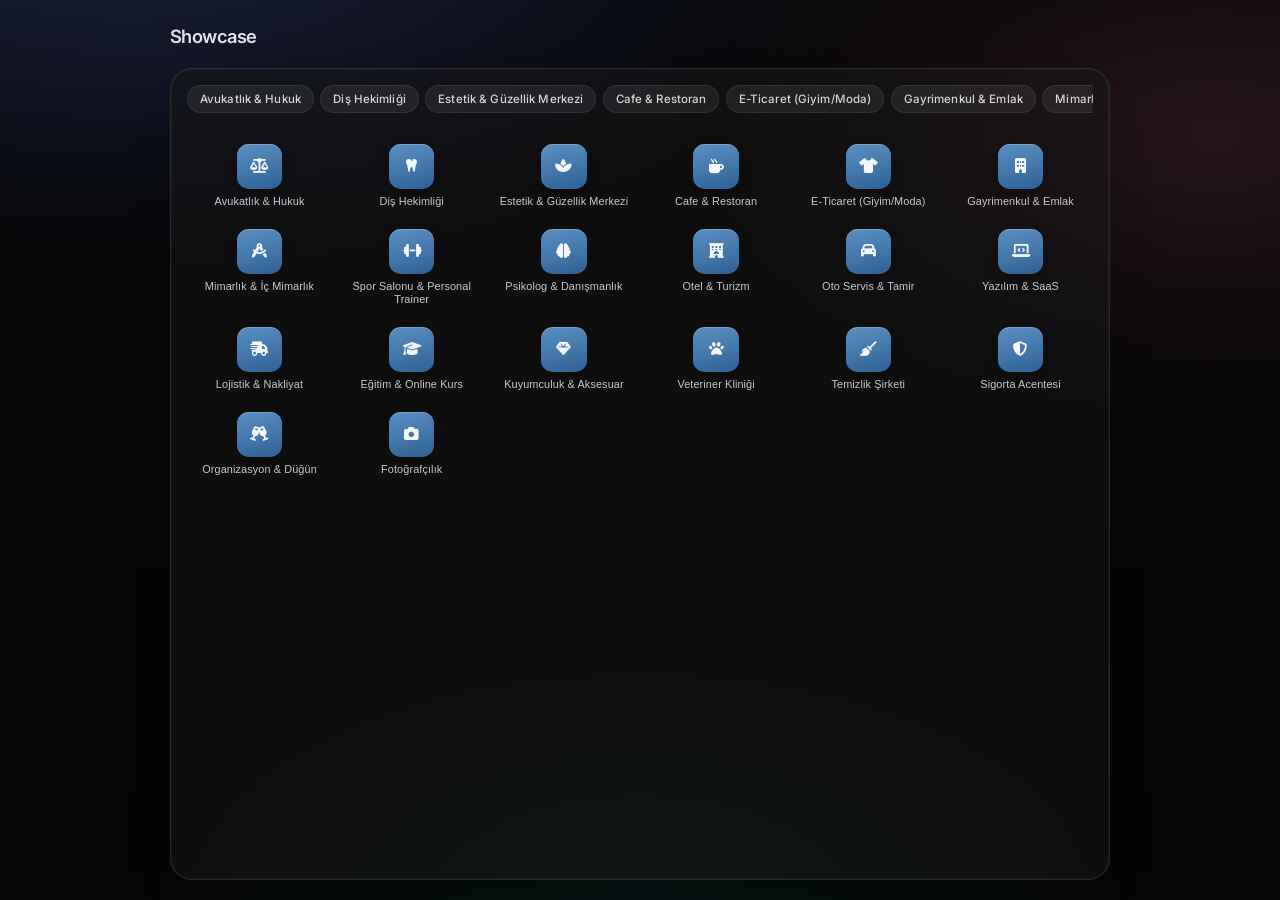
<file: Vitrin Hub Dosyaları/Vitrin Hub/index.html>
<!DOCTYPE html>
<html lang="tr">
<head>
  <meta charset="UTF-8" />
  <meta name="viewport" content="width=device-width, initial-scale=1.0" />
  <title>Showcase Dashboard</title>
  <link rel="preconnect" href="https://fonts.googleapis.com" />
  <link rel="preconnect" href="https://fonts.gstatic.com" crossorigin />
  <link href="https://fonts.googleapis.com/css2?family=Inter:wght@400;500;600&display=swap" rel="stylesheet" />
  <link rel="stylesheet" href="https://cdnjs.cloudflare.com/ajax/libs/font-awesome/6.5.1/css/all.min.css" integrity="sha512-DTOQO9RWCH3ppGqcWaEA1BIZOC6xxalwEsw9c2QQeAIftl+Vegovlnee1c9QX4TctnWMn13TZye+giMm8e2LwA==" crossorigin="anonymous" referrerpolicy="no-referrer" />
  <link rel="stylesheet" href="css/style.css" />
</head>
<body>
  <div class="app">
    <header class="topbar">
      <h1 class="logo">Showcase</h1>
      <button type="button" class="btn-back hidden" id="btnBack" aria-label="Geri dön">
        <i class="fa-solid fa-arrow-left" aria-hidden="true"></i>
        <span>Geri Dön</span>
      </button>
    </header>

    <main class="main">
      <section class="view view--sectors" id="viewSectors" aria-label="Sektörler">
        <div class="glass-panel glass-panel--launcher">
          <div class="pill-strip-wrap">
            <div class="pill-strip" id="sectorPills" aria-label="Sektör kısayolları"></div>
          </div>
          <div class="app-grid" id="sectorGrid"></div>
        </div>
      </section>

      <section class="view view--projects hidden" id="viewProjects" aria-live="polite">
        <div class="glass-panel glass-panel--list">
          <div class="projects-head">
            <h2 class="projects-title" id="projectsTitle"></h2>
          </div>
          <ul class="project-list" id="projectList"></ul>
        </div>
      </section>
    </main>
  </div>
  <script src="js/script.js"></script>
</body>
</html>
</file>
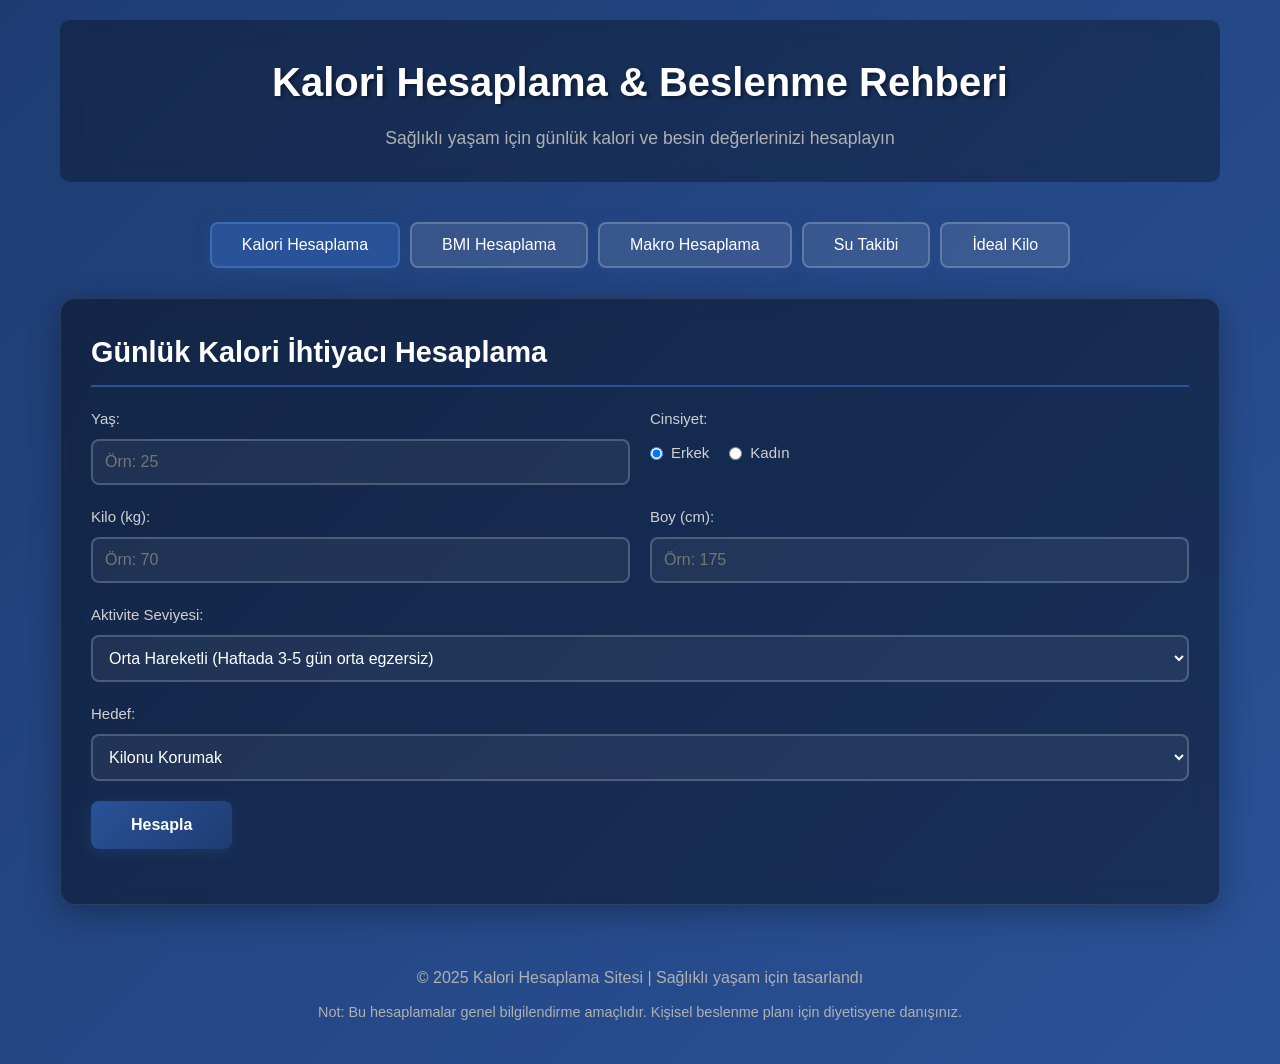
<file: siteler/calori.html>
<!DOCTYPE html>
<html lang="tr">
<head>
    <meta charset="UTF-8">
    <meta name="viewport" content="width=device-width, initial-scale=1.0">
    <title>Kalori Hesaplama & Beslenme Rehberi</title>
    
    <script async src="https://pagead2.googlesyndication.com/pagead/js/adsbygoogle.js?client=ca-pub-3840256145402837" crossorigin="anonymous"></script>
    <style>
        * {
            margin: 0;
            padding: 0;
            box-sizing: border-box;
        }

        body {
            font-family: 'Segoe UI', Tahoma, Geneva, Verdana, sans-serif;
            background: linear-gradient(135deg, #1e3c72 0%, #2a5298 100%);
            color: #e0e0e0;
            line-height: 1.6;
            min-height: 100vh;
        }

        .container {
            max-width: 1200px;
            margin: 0 auto;
            padding: 20px;
        }

        header {
            background: rgba(0, 0, 0, 0.3);
            padding: 30px 0;
            text-align: center;
            margin-bottom: 40px;
            border-radius: 10px;
            backdrop-filter: blur(10px);
        }

        h1 {
            color: #ffffff;
            font-size: 2.5em;
            margin-bottom: 10px;
            text-shadow: 2px 2px 4px rgba(0,0,0,0.5);
        }

        .subtitle {
            color: #b0b0b0;
            font-size: 1.1em;
        }

        .tabs {
            display: flex;
            gap: 10px;
            margin-bottom: 30px;
            flex-wrap: wrap;
            justify-content: center;
        }

        .tab-button {
            background: rgba(255, 255, 255, 0.1);
            color: #ffffff;
            border: 2px solid rgba(255, 255, 255, 0.2);
            padding: 12px 30px;
            cursor: pointer;
            border-radius: 8px;
            font-size: 16px;
            transition: all 0.3s;
            font-weight: 500;
        }

        .tab-button:hover {
            background: rgba(255, 255, 255, 0.2);
            transform: translateY(-2px);
        }

        .tab-button.active {
            background: #2a5298;
            border-color: #3d6bb3;
            box-shadow: 0 4px 15px rgba(42, 82, 152, 0.4);
        }

        .tab-content {
            display: none;
            animation: fadeIn 0.5s;
        }

        .tab-content.active {
            display: block;
        }

        @keyframes fadeIn {
            from { opacity: 0; transform: translateY(10px); }
            to { opacity: 1; transform: translateY(0); }
        }

        .card {
            background: rgba(0, 0, 0, 0.4);
            padding: 30px;
            border-radius: 15px;
            margin-bottom: 25px;
            box-shadow: 0 8px 32px rgba(0, 0, 0, 0.3);
            backdrop-filter: blur(10px);
            border: 1px solid rgba(255, 255, 255, 0.1);
        }

        .card h2 {
            color: #ffffff;
            margin-bottom: 20px;
            font-size: 1.8em;
            border-bottom: 2px solid #2a5298;
            padding-bottom: 10px;
        }

        .form-group {
            margin-bottom: 20px;
        }

        label {
            display: block;
            margin-bottom: 8px;
            color: #d0d0d0;
            font-weight: 500;
            font-size: 15px;
        }

        input[type="number"],
        input[type="text"],
        select {
            width: 100%;
            padding: 12px;
            border: 2px solid rgba(255, 255, 255, 0.2);
            border-radius: 8px;
            background: rgba(255, 255, 255, 0.05);
            color: #ffffff;
            font-size: 16px;
            transition: all 0.3s;
        }

        input:focus, select:focus {
            outline: none;
            border-color: #2a5298;
            background: rgba(255, 255, 255, 0.1);
        }

        .radio-group {
            display: flex;
            gap: 20px;
            margin-top: 10px;
        }

        .radio-label {
            display: flex;
            align-items: center;
            cursor: pointer;
            color: #d0d0d0;
        }

        input[type="radio"] {
            margin-right: 8px;
            cursor: pointer;
        }

        button {
            background: linear-gradient(135deg, #2a5298 0%, #1e3c72 100%);
            color: white;
            border: none;
            padding: 15px 40px;
            border-radius: 8px;
            cursor: pointer;
            font-size: 16px;
            font-weight: 600;
            transition: all 0.3s;
            box-shadow: 0 4px 15px rgba(42, 82, 152, 0.3);
        }

        button:hover {
            transform: translateY(-2px);
            box-shadow: 0 6px 20px rgba(42, 82, 152, 0.5);
        }

        button:active {
            transform: translateY(0);
        }

        .results {
            margin-top: 30px;
            padding: 25px;
            background: rgba(42, 82, 152, 0.2);
            border-radius: 10px;
            border: 2px solid rgba(42, 82, 152, 0.4);
        }

        .result-item {
            display: flex;
            justify-content: space-between;
            padding: 15px;
            margin: 10px 0;
            background: rgba(0, 0, 0, 0.3);
            border-radius: 8px;
            border-left: 4px solid #2a5298;
        }

        .result-label {
            color: #b0b0b0;
            font-weight: 500;
        }

        .result-value {
            color: #ffffff;
            font-weight: 700;
            font-size: 1.1em;
        }

        .info-box {
            background: rgba(42, 82, 152, 0.2);
            padding: 15px;
            border-radius: 8px;
            margin: 15px 0;
            border-left: 4px solid #2a5298;
        }

        .info-box p {
            color: #d0d0d0;
            margin: 5px 0;
        }

        .grid-2 {
            display: grid;
            grid-template-columns: 1fr 1fr;
            gap: 20px;
        }

        .macro-circle {
            text-align: center;
            padding: 20px;
            background: rgba(0, 0, 0, 0.3);
            border-radius: 50%;
            width: 150px;
            height: 150px;
            display: flex;
            flex-direction: column;
            justify-content: center;
            margin: 20px auto;
            border: 3px solid #2a5298;
        }

        .macro-value {
            font-size: 2em;
            font-weight: bold;
            color: #ffffff;
        }

        .macro-label {
            color: #b0b0b0;
            font-size: 0.9em;
            margin-top: 5px;
        }

        .water-tracker {
            display: flex;
            gap: 10px;
            margin-top: 15px;
            flex-wrap: wrap;
        }

        .water-glass {
            width: 40px;
            height: 60px;
            border: 2px solid #2a5298;
            border-radius: 5px;
            position: relative;
            cursor: pointer;
            transition: all 0.3s;
            background: rgba(255, 255, 255, 0.05);
        }

        .water-glass.filled {
            background: linear-gradient(to top, #2a5298 0%, #3d6bb3 100%);
        }

        .water-glass:hover {
            transform: scale(1.1);
        }

        footer {
            text-align: center;
            padding: 20px;
            color: #b0b0b0;
            margin-top: 40px;
        }

        @media (max-width: 768px) {
            .grid-2 {
                grid-template-columns: 1fr;
            }
            
            h1 {
                font-size: 1.8em;
            }
            
            .tabs {
                flex-direction: column;
            }
            
            .tab-button {
                width: 100%;
            }
        }
    </style>
</head>
<body>
    <div class="container">
        <header>
            <h1>Kalori Hesaplama & Beslenme Rehberi</h1>
            <p class="subtitle">Sağlıklı yaşam için günlük kalori ve besin değerlerinizi hesaplayın</p>
        </header>

        <div class="tabs">
            <button class="tab-button active" onclick="openTab('kalori')">Kalori Hesaplama</button>
            <button class="tab-button" onclick="openTab('bki')">BMI Hesaplama</button>
            <button class="tab-button" onclick="openTab('makro')">Makro Hesaplama</button>
            <button class="tab-button" onclick="openTab('su')">Su Takibi</button>
            <button class="tab-button" onclick="openTab('ideal')">İdeal Kilo</button>
        </div>

        <!-- Kalori Hesaplama -->
        <div id="kalori" class="tab-content active">
            <div class="card">
                <h2>Günlük Kalori İhtiyacı Hesaplama</h2>
                <div class="grid-2">
                    <div class="form-group">
                        <label>Yaş:</label>
                        <input type="number" id="age" placeholder="Örn: 25" min="1" max="120">
                    </div>
                    <div class="form-group">
                        <label>Cinsiyet:</label>
                        <div class="radio-group">
                            <label class="radio-label">
                                <input type="radio" name="gender" value="male" checked> Erkek
                            </label>
                            <label class="radio-label">
                                <input type="radio" name="gender" value="female"> Kadın
                            </label>
                        </div>
                    </div>
                </div>
                <div class="grid-2">
                    <div class="form-group">
                        <label>Kilo (kg):</label>
                        <input type="number" id="weight" placeholder="Örn: 70" min="1">
                    </div>
                    <div class="form-group">
                        <label>Boy (cm):</label>
                        <input type="number" id="height" placeholder="Örn: 175" min="1">
                    </div>
                </div>
                <div class="form-group">
                    <label>Aktivite Seviyesi:</label>
                    <select id="activity">
                        <option value="1.2">Hareketsiz (Hiç egzersiz yapmıyor)</option>
                        <option value="1.375">Az Hareketli (Haftada 1-3 gün hafif egzersiz)</option>
                        <option value="1.55" selected>Orta Hareketli (Haftada 3-5 gün orta egzersiz)</option>
                        <option value="1.725">Çok Hareketli (Haftada 6-7 gün ağır egzersiz)</option>
                        <option value="1.9">Profesyonel Sporcu (Günde 2 kez ağır egzersiz)</option>
                    </select>
                </div>
                <div class="form-group">
                    <label>Hedef:</label>
                    <select id="goal">
                        <option value="-500">Kilo Vermek (Haftada 0.5 kg)</option>
                        <option value="-250">Yavaş Kilo Vermek (Haftada 0.25 kg)</option>
                        <option value="0" selected>Kilonu Korumak</option>
                        <option value="250">Yavaş Kilo Almak (Haftada 0.25 kg)</option>
                        <option value="500">Kilo Almak (Haftada 0.5 kg)</option>
                    </select>
                </div>
                <button onclick="calculateCalories()">Hesapla</button>
                <div id="calorieResults"></div>
                
                <!-- Google Ads Reklam Alanı -->
                <div style="margin: 25px 0; text-align: center;">
                    <ins class="adsbygoogle"
                         style="display:block"
                         data-ad-client="ca-pub-3840256145402837"
                         data-ad-slot="1234567890"
                         data-ad-format="horizontal"
                         data-full-width-responsive="true"></ins>
                    <script>
                         (adsbygoogle = window.adsbygoogle || []).push({});
                    </script>
                </div>
            </div>
        </div>

        <!-- BMI Hesaplama -->
        <div id="bki" class="tab-content">
            <div class="card">
                <h2>Vücut Kitle İndeksi (BMI) Hesaplama</h2>
                <div class="grid-2">
                    <div class="form-group">
                        <label>Kilo (kg):</label>
                        <input type="number" id="bmiWeight" placeholder="Örn: 70" min="1">
                    </div>
                    <div class="form-group">
                        <label>Boy (cm):</label>
                        <input type="number" id="bmiHeight" placeholder="Örn: 175" min="1">
                    </div>
                </div>
                <button onclick="calculateBMI()">BMI Hesapla</button>
                <div id="bmiResults"></div>
                <div class="info-box">
                    <p><strong>BMI Değerlendirmesi:</strong></p>
                    <p>• 18.5'in altı: Zayıf</p>
                    <p>• 18.5 - 24.9: Normal</p>
                    <p>• 25.0 - 29.9: Fazla Kilolu</p>
                    <p>• 30.0 ve üzeri: Obez</p>
                </div>
            </div>
        </div>

        <!-- Makro Hesaplama -->
        <div id="makro" class="tab-content">
            <div class="card">
                <h2>Makro Besin Hesaplama</h2>
                <div class="form-group">
                    <label>Günlük Kalori Hedefi:</label>
                    <input type="number" id="macroCalories" placeholder="Örn: 2000" min="1">
                </div>
                <div class="form-group">
                    <label>Diyet Tipi:</label>
                    <select id="dietType">
                        <option value="balanced">Dengeli (40% Karb, 30% Protein, 30% Yağ)</option>
                        <option value="lowcarb">Düşük Karbonhidrat (20% Karb, 40% Protein, 40% Yağ)</option>
                        <option value="highprotein">Yüksek Protein (30% Karb, 40% Protein, 30% Yağ)</option>
                        <option value="keto">Ketojenik (5% Karb, 25% Protein, 70% Yağ)</option>
                    </select>
                </div>
                <button onclick="calculateMacros()">Makro Hesapla</button>
                <div id="macroResults"></div>
            </div>
        </div>

        <!-- Su Takibi -->
        <div id="su" class="tab-content">
            <div class="card">
                <h2>Günlük Su Takibi</h2>
                <div class="form-group">
                    <label>Kilo (kg):</label>
                    <input type="number" id="waterWeight" placeholder="Örn: 70" min="1">
                </div>
                <button onclick="calculateWater()">Günlük Su İhtiyacını Hesapla</button>
                <div id="waterResults"></div>
                <div id="waterTracker"></div>
                <div class="info-box">
                    <p><strong>Not:</strong> Her bardak 250 ml kabul edilmektedir. Egzersiz yapıyorsanız veya sıcak havalarda ihtiyacınız artabilir.</p>
                </div>
            </div>
        </div>

        <!-- İdeal Kilo -->
        <div id="ideal" class="tab-content">
            <div class="card">
                <h2>İdeal Kilo Hesaplama</h2>
                <div class="grid-2">
                    <div class="form-group">
                        <label>Boy (cm):</label>
                        <input type="number" id="idealHeight" placeholder="Örn: 175" min="1">
                    </div>
                    <div class="form-group">
                        <label>Cinsiyet:</label>
                        <div class="radio-group">
                            <label class="radio-label">
                                <input type="radio" name="idealGender" value="male" checked> Erkek
                            </label>
                            <label class="radio-label">
                                <input type="radio" name="idealGender" value="female"> Kadın
                            </label>
                        </div>
                    </div>
                </div>
                <div class="form-group">
                    <label>Mevcut Kilo (kg) (Opsiyonel):</label>
                    <input type="number" id="currentWeight" placeholder="Örn: 70" min="1">
                </div>
                <button onclick="calculateIdealWeight()">İdeal Kilo Hesapla</button>
                <div id="idealResults"></div>
            </div>
        </div>

        <!-- Google Ads Reklam Alanı (Footer Üstü) -->
        <div style="margin: 25px 0; text-align: center; max-width: 728px; margin-left: auto; margin-right: auto;">
            <ins class="adsbygoogle"
                 style="display:block"
                 data-ad-client="ca-pub-3840256145402837"
                 data-ad-slot="1234567891"
                 data-ad-format="auto"
                 data-full-width-responsive="true"></ins>
            <script>
                 (adsbygoogle = window.adsbygoogle || []).push({});
            </script>
        </div>

        <footer>
            <p>&copy; 2025 Kalori Hesaplama Sitesi | Sağlıklı yaşam için tasarlandı</p>
            <p style="font-size: 0.9em; margin-top: 10px;">Not: Bu hesaplamalar genel bilgilendirme amaçlıdır. Kişisel beslenme planı için diyetisyene danışınız.</p>
        </footer>
    </div>

    <script>
        let waterGlasses = 0;
        let totalWaterNeeded = 0;

        function openTab(tabName) {
            const contents = document.querySelectorAll('.tab-content');
            const buttons = document.querySelectorAll('.tab-button');
            
            contents.forEach(content => content.classList.remove('active'));
            buttons.forEach(button => button.classList.remove('active'));
            
            document.getElementById(tabName).classList.add('active');
            event.target.classList.add('active');
        }

        function calculateCalories() {
            const age = parseInt(document.getElementById('age').value);
            const weight = parseFloat(document.getElementById('weight').value);
            const height = parseFloat(document.getElementById('height').value);
            const activity = parseFloat(document.getElementById('activity').value);
            const goal = parseInt(document.getElementById('goal').value);
            const gender = document.querySelector('input[name="gender"]:checked').value;

            if (!age || !weight || !height) {
                alert('Lütfen tüm alanları doldurun!');
                return;
            }

            let bmr;
            if (gender === 'male') {
                bmr = 10 * weight + 6.25 * height - 5 * age + 5;
            } else {
                bmr = 10 * weight + 6.25 * height - 5 * age - 161;
            }

            const tdee = Math.round(bmr * activity);
            const targetCalories = tdee + goal;

            const resultsHTML = `
                <div class="results">
                    <h3 style="color: #ffffff; margin-bottom: 20px;">Hesaplama Sonuçları</h3>
                    <div class="result-item">
                        <span class="result-label">Bazal Metabolizma Hızı (BMR):</span>
                        <span class="result-value">${Math.round(bmr)} kcal</span>
                    </div>
                    <div class="result-item">
                        <span class="result-label">Günlük Kalori İhtiyacı (TDEE):</span>
                        <span class="result-value">${tdee} kcal</span>
                    </div>
                    <div class="result-item">
                        <span class="result-label">Hedef Kalori:</span>
                        <span class="result-value">${targetCalories} kcal</span>
                    </div>
                    <div class="info-box" style="margin-top: 20px;">
                        <p><strong>Öneri:</strong> Hedefinize ulaşmak için günde ${targetCalories} kalori almanız önerilir.</p>
                        ${goal < 0 ? '<p>Sağlıklı kilo kaybı için dengeli beslenme ve düzenli egzersiz önemlidir.</p>' : ''}
                        ${goal > 0 ? '<p>Sağlıklı kilo alımı için protein ağırlıklı beslenme ve kuvvet antrenmanları yapabilirsiniz.</p>' : ''}
                    </div>
                </div>
            `;

            document.getElementById('calorieResults').innerHTML = resultsHTML;
        }

        function calculateBMI() {
            const weight = parseFloat(document.getElementById('bmiWeight').value);
            const height = parseFloat(document.getElementById('bmiHeight').value) / 100;

            if (!weight || !height) {
                alert('Lütfen kilo ve boy değerlerini girin!');
                return;
            }

            const bmi = (weight / (height * height)).toFixed(1);
            let category, color;

            if (bmi < 18.5) {
                category = 'Zayıf';
                color = '#3d6bb3';
            } else if (bmi < 25) {
                category = 'Normal';
                color = '#2a9d8f';
            } else if (bmi < 30) {
                category = 'Fazla Kilolu';
                color = '#e9c46a';
            } else {
                category = 'Obez';
                color = '#e76f51';
            }

            const resultsHTML = `
                <div class="results">
                    <h3 style="color: #ffffff; margin-bottom: 20px;">BMI Sonucu</h3>
                    <div class="macro-circle" style="border-color: ${color}; margin: 30px auto;">
                        <div class="macro-value" style="color: ${color};">${bmi}</div>
                        <div class="macro-label">BMI Değeri</div>
                    </div>
                    <div class="result-item">
                        <span class="result-label">Kategori:</span>
                        <span class="result-value" style="color: ${color};">${category}</span>
                    </div>
                </div>
            `;

            document.getElementById('bmiResults').innerHTML = resultsHTML;
        }

        function calculateMacros() {
            const calories = parseInt(document.getElementById('macroCalories').value);
            const dietType = document.getElementById('dietType').value;

            if (!calories) {
                alert('Lütfen kalori değerini girin!');
                return;
            }

            let ratios;
            switch(dietType) {
                case 'balanced':
                    ratios = {carb: 40, protein: 30, fat: 30};
                    break;
                case 'lowcarb':
                    ratios = {carb: 20, protein: 40, fat: 40};
                    break;
                case 'highprotein':
                    ratios = {carb: 30, protein: 40, fat: 30};
                    break;
                case 'keto':
                    ratios = {carb: 5, protein: 25, fat: 70};
                    break;
            }

            const carbCal = calories * (ratios.carb / 100);
            const proteinCal = calories * (ratios.protein / 100);
            const fatCal = calories * (ratios.fat / 100);

            const carbGrams = Math.round(carbCal / 4);
            const proteinGrams = Math.round(proteinCal / 4);
            const fatGrams = Math.round(fatCal / 9);

            const resultsHTML = `
                <div class="results">
                    <h3 style="color: #ffffff; margin-bottom: 20px;">Günlük Makro Dağılımı</h3>
                    <div class="result-item">
                        <span class="result-label">Karbonhidrat (${ratios.carb}%):</span>
                        <span class="result-value">${carbGrams}g</span>
                    </div>
                    <div class="result-item">
                        <span class="result-label">Protein (${ratios.protein}%):</span>
                        <span class="result-value">${proteinGrams}g</span>
                    </div>
                    <div class="result-item">
                        <span class="result-label">Yağ (${ratios.fat}%):</span>
                        <span class="result-value">${fatGrams}g</span>
                    </div>
                    <div class="info-box" style="margin-top: 20px;">
                        <p><strong>Not:</strong> Bu değerler seçtiğiniz diyet tipine göre optimize edilmiştir.</p>
                        <p>1g Karbonhidrat = 4 kcal | 1g Protein = 4 kcal | 1g Yağ = 9 kcal</p>
                    </div>
                </div>
            `;

            document.getElementById('macroResults').innerHTML = resultsHTML;
        }

        function calculateWater() {
            const weight = parseFloat(document.getElementById('waterWeight').value);

            if (!weight) {
                alert('Lütfen kilo değerini girin!');
                return;
            }

            const waterML = weight * 35;
            totalWaterNeeded = Math.round(waterML / 250);
            waterGlasses = 0;

            let glassesHTML = '';
            for (let i = 0; i < totalWaterNeeded; i++) {
                glassesHTML += `<div class="water-glass" onclick="toggleWaterGlass(${i})" id="glass${i}"></div>`;
            }

            const resultsHTML = `
                <div class="results">
                    <h3 style="color: #ffffff; margin-bottom: 20px;">Su İhtiyacı Sonucu</h3>
                    <div class="result-item">
                        <span class="result-label">Günlük Su İhtiyacı:</span>
                        <span class="result-value">${waterML} ml (${totalWaterNeeded} bardak)</span>
                    </div>
                    <div style="margin-top: 20px;">
                        <p style="color: #d0d0d0; margin-bottom: 10px;"><strong>Bardakları tıklayarak su takibi yapın:</strong></p>
                        <div class="water-tracker">
                            ${glassesHTML}
                        </div>
                        <p style="color: #b0b0b0; margin-top: 15px;" id="waterProgress">İçilen: 0 / ${totalWaterNeeded} bardak</p>
                    </div>
                </div>
            `;

            document.getElementById('waterResults').innerHTML = resultsHTML;
        }

        function toggleWaterGlass(index) {
            const glass = document.getElementById(`glass${index}`);
            if (glass.classList.contains('filled')) {
                glass.classList.remove('filled');
                waterGlasses--;
            } else {
                glass.classList.add('filled');
                waterGlasses++;
            }
            document.getElementById('waterProgress').textContent = `İçilen: ${waterGlasses} / ${totalWaterNeeded} bardak`;
        }

        function calculateIdealWeight() {
            const height = parseFloat(document.getElementById('idealHeight').value);
            const gender = document.querySelector('input[name="idealGender"]:checked').value;
            const currentWeight = parseFloat(document.getElementById('currentWeight').value);

            if (!height) {
                alert('Lütfen boy değerini girin!');
                return;
            }

            let idealWeight;
            if (gender === 'male') {
                idealWeight = 50 + 0.91 * (height - 152.4);
            } else {
                idealWeight = 45.5 + 0.91 * (height - 152.4);
            }

            const minHealthyWeight = Math.round(18.5 * Math.pow(height / 100, 2));
            const maxHealthyWeight = Math.round(24.9 * Math.pow(height / 100, 2));

            let comparisonHTML = '';
            if (currentWeight) {
                const difference = currentWeight - idealWeight;
                if (Math.abs(difference) < 5) {
                    comparisonHTML = `
                        <div class="info-box" style="background: rgba(42, 157, 143, 0.2); border-color: #2a9d8f;">
                            <p><strong>Harika!</strong> Mevcut kilonuz ideal kilonuza çok yakın.</p>
                        </div>
                    `;
                } else if (difference > 0) {
                    comparisonHTML = `
                        <div class="info-box">
                            <p><strong>Mevcut Durumunuz:</strong> İdeal kilonuzun ${Math.abs(Math.round(difference))} kg üzerindesiniz.</p>
                            <p>Sağlıklı kilo kaybı için dengeli beslenme ve düzenli egzersiz yapabilirsiniz.</p>
                        </div>
                    `;
                } else {
                    comparisonHTML = `
                        <div class="info-box">
                            <p><strong>Mevcut Durumunuz:</strong> İdeal kilonuzun ${Math.abs(Math.round(difference))} kg altındasınız.</p>
                            <p>Sağlıklı kilo almak için protein ağırlıklı beslenme önerilir.</p>
                        </div>
                    `;
                }
            }

            const resultsHTML = `
                <div class="results">
                    <h3 style="color: #ffffff; margin-bottom: 20px;">İdeal Kilo Sonuçları</h3>
                    <div class="result-item">
                        <span class="result-label">İdeal Kilonuz (Devine Formülü):</span>
                        <span class="result-value">${Math.round(idealWeight)} kg</span>
                    </div>
                    <div class="result-item">
                        <span class="result-label">Sağlıklı Kilo Aralığı (BMI):</span>
                        <span class="result-value">${minHealthyWeight} - ${maxHealthyWeight} kg</span>
                    </div>
                    ${comparisonHTML}
                    <div class="info-box" style="margin-top: 20px;">
                        <p><strong>Not:</strong> İdeal kilo, vücut yapınıza, kas kütlenize ve yaşam tarzınıza göre değişebilir.</p>
                        <p>Sağlıklı kilo aralığında kalmak en önemli hedefiniz olmalıdır.</p>
                    </div>
                </div>
            `;

            document.getElementById('idealResults').innerHTML = resultsHTML;
        }
    </script>
</body>
</html>
</file>
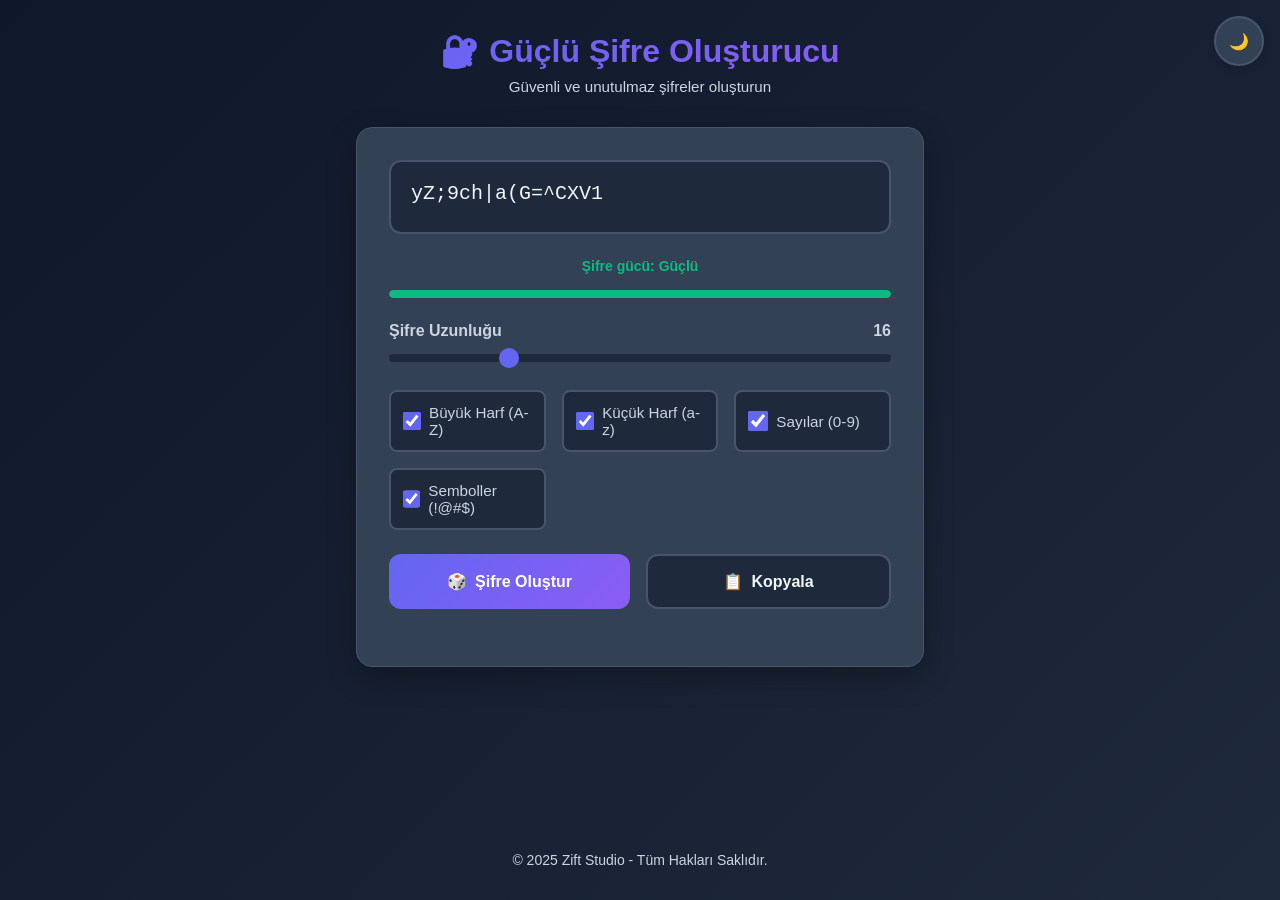
<file: siteler/keyloger.html>
<!DOCTYPE html>
<html lang="tr">
<head>
    <meta charset="UTF-8">
    <meta name="description" content="Zift Studio güçlü şifre oluşturma aracı.">
    <meta name="keywords" content="şifre oluşturucu, şifre, güçlü şifre">
    <meta name="viewport" content="width=device-width, initial-scale=1.0">
    <title>Zift Studio | Güçlü Şifre Oluşturucu</title>
    
    <script async src="https://pagead2.googlesyndication.com/pagead/js/adsbygoogle.js?client=ca-pub-3840256145402837" crossorigin="anonymous"></script>
    <style>
        * {
            margin: 0;
            padding: 0;
            box-sizing: border-box;
        }

        :root {
            --bg-primary: #0f172a;
            --bg-secondary: #1e293b;
            --bg-card: #334155;
            --text-primary: #f1f5f9;
            --text-secondary: #cbd5e1;
            --accent: #6366f1;
            --accent-hover: #4f46e5;
            --success: #10b981;
            --warning: #f59e0b;
            --danger: #ef4444;
            --border: #475569;
        }

        body.light-mode {
            --bg-primary: #f8fafc;
            --bg-secondary: #e2e8f0;
            --bg-card: #ffffff;
            --text-primary: #0f172a;
            --text-secondary: #475569;
            --accent: #6366f1;
            --accent-hover: #4f46e5;
            --success: #10b981;
            --warning: #f59e0b;
            --danger: #ef4444;
            --border: #cbd5e1;
        }

        body {
            font-family: 'Segoe UI', Tahoma, Geneva, Verdana, sans-serif;
            background: linear-gradient(135deg, var(--bg-primary) 0%, var(--bg-secondary) 100%);
            min-height: 100vh;
            display: flex;
            flex-direction: column;
            color: var(--text-primary);
            transition: all 0.3s ease;
        }

        .container {
            flex: 1;
            max-width: 600px;
            margin: 0 auto;
            padding: 2rem 1rem;
            width: 100%;
        }

        .header {
            text-align: center;
            margin-bottom: 2rem;
        }

        .header h1 {
            font-size: 2rem;
            margin-bottom: 0.5rem;
            background: linear-gradient(135deg, var(--accent) 0%, #8b5cf6 100%);
            -webkit-background-clip: text;
            -webkit-text-fill-color: transparent;
            background-clip: text;
        }

        .header p {
            color: var(--text-secondary);
            font-size: 0.95rem;
        }

        .theme-toggle {
            position: fixed;
            top: 1rem;
            right: 1rem;
            background: var(--bg-card);
            border: 2px solid var(--border);
            border-radius: 50%;
            width: 50px;
            height: 50px;
            display: flex;
            align-items: center;
            justify-content: center;
            cursor: pointer;
            transition: all 0.3s ease;
            box-shadow: 0 4px 6px rgba(0, 0, 0, 0.1);
        }

        .theme-toggle:hover {
            transform: scale(1.1);
            border-color: var(--accent);
        }

        .card {
            background: var(--bg-card);
            border-radius: 1rem;
            padding: 2rem;
            box-shadow: 0 10px 30px rgba(0, 0, 0, 0.3);
            border: 1px solid var(--border);
        }

        .password-display {
            background: var(--bg-secondary);
            border: 2px solid var(--border);
            border-radius: 0.75rem;
            padding: 1.25rem;
            margin-bottom: 1.5rem;
            display: flex;
            align-items: center;
            gap: 1rem;
            transition: all 0.3s ease;
        }

        .password-display:hover {
            border-color: var(--accent);
        }

        .password-text {
            flex: 1;
            font-size: 1.25rem;
            font-family: 'Courier New', monospace;
            word-break: break-all;
            color: var(--text-primary);
            min-height: 30px;
        }

        .strength-bar {
            height: 8px;
            background: var(--bg-secondary);
            border-radius: 4px;
            margin-bottom: 1.5rem;
            overflow: hidden;
        }

        .strength-fill {
            height: 100%;
            transition: all 0.3s ease;
            border-radius: 4px;
        }

        .strength-label {
            text-align: center;
            font-size: 0.875rem;
            margin-bottom: 1rem;
            font-weight: 600;
        }

        .slider-container {
            margin-bottom: 1.5rem;
        }

        .slider-label {
            display: flex;
            justify-content: space-between;
            margin-bottom: 0.5rem;
            font-weight: 600;
            color: var(--text-secondary);
        }

        .slider {
            width: 100%;
            height: 8px;
            border-radius: 4px;
            background: var(--bg-secondary);
            outline: none;
            -webkit-appearance: none;
        }

        .slider::-webkit-slider-thumb {
            -webkit-appearance: none;
            appearance: none;
            width: 20px;
            height: 20px;
            border-radius: 50%;
            background: var(--accent);
            cursor: pointer;
            transition: all 0.3s ease;
        }

        .slider::-webkit-slider-thumb:hover {
            background: var(--accent-hover);
            transform: scale(1.2);
        }

        .slider::-moz-range-thumb {
            width: 20px;
            height: 20px;
            border-radius: 50%;
            background: var(--accent);
            cursor: pointer;
            border: none;
        }

        .options {
            display: grid;
            grid-template-columns: repeat(auto-fit, minmax(140px, 1fr));
            gap: 1rem;
            margin-bottom: 1.5rem;
        }

        .option {
            display: flex;
            align-items: center;
            gap: 0.5rem;
            cursor: pointer;
            padding: 0.75rem;
            background: var(--bg-secondary);
            border-radius: 0.5rem;
            border: 2px solid var(--border);
            transition: all 0.3s ease;
        }

        .option:hover {
            border-color: var(--accent);
            transform: translateY(-2px);
        }

        .option input[type="checkbox"] {
            width: 20px;
            height: 20px;
            cursor: pointer;
            accent-color: var(--accent);
        }

        .option label {
            cursor: pointer;
            user-select: none;
            color: var(--text-secondary);
            font-size: 0.95rem;
        }

        .buttons {
            display: flex;
            gap: 1rem;
            flex-wrap: wrap;
        }

        .btn {
            flex: 1;
            min-width: 140px;
            padding: 1rem 2rem;
            border: none;
            border-radius: 0.75rem;
            font-size: 1rem;
            font-weight: 600;
            cursor: pointer;
            transition: all 0.3s ease;
            display: flex;
            align-items: center;
            justify-content: center;
            gap: 0.5rem;
        }

        .btn-primary {
            background: linear-gradient(135deg, var(--accent) 0%, #8b5cf6 100%);
            color: white;
        }

        .btn-primary:hover {
            transform: translateY(-2px);
            box-shadow: 0 6px 20px rgba(99, 102, 241, 0.4);
        }

        .btn-secondary {
            background: var(--bg-secondary);
            color: var(--text-primary);
            border: 2px solid var(--border);
        }

        .btn-secondary:hover {
            border-color: var(--accent);
            transform: translateY(-2px);
        }

        .notification {
            position: fixed;
            bottom: 2rem;
            right: 2rem;
            background: var(--success);
            color: white;
            padding: 1rem 1.5rem;
            border-radius: 0.75rem;
            box-shadow: 0 6px 20px rgba(0, 0, 0, 0.3);
            display: none;
            align-items: center;
            gap: 0.5rem;
            animation: slideIn 0.3s ease;
        }

        .notification.show {
            display: flex;
        }

        @keyframes slideIn {
            from {
                transform: translateX(400px);
                opacity: 0;
            }
            to {
                transform: translateX(0);
                opacity: 1;
            }
        }

        footer {
            text-align: center;
            padding: 2rem;
            color: var(--text-secondary);
            font-size: 0.875rem;
        }

        @media (max-width: 640px) {
            .header h1 {
                font-size: 1.5rem;
            }

            .card {
                padding: 1.5rem;
            }

            .password-text {
                font-size: 1rem;
            }

            .buttons {
                flex-direction: column;
            }

            .btn {
                min-width: 100%;
            }

            .options {
                grid-template-columns: 1fr;
            }
        }
    </style>
</head>
<body>
    <div class="theme-toggle" onclick="toggleTheme()">
        <span id="themeIcon">🌙</span>
    </div>

    <div class="container">
        <div class="header">
            <h1>🔐 Güçlü Şifre Oluşturucu</h1>
            <p>Güvenli ve unutulmaz şifreler oluşturun</p>
        </div>

        <div class="card">
            <div class="password-display">
                <div class="password-text" id="passwordDisplay">Şifreniz burada görünecek...</div>
            </div>

            <div class="strength-label" id="strengthLabel">Şifre gücü: Henüz oluşturulmadı</div>
            <div class="strength-bar">
                <div class="strength-fill" id="strengthFill" style="width: 0%; background: var(--border);"></div>
            </div>

            <div class="slider-container">
                <div class="slider-label">
                    <span>Şifre Uzunluğu</span>
                    <span id="lengthValue">16</span>
                </div>
                <input type="range" min="6" max="50" value="16" class="slider" id="lengthSlider">
            </div>

            <div class="options">
                <div class="option">
                    <input type="checkbox" id="uppercase" checked>
                    <label for="uppercase">Büyük Harf (A-Z)</label>
                </div>
                <div class="option">
                    <input type="checkbox" id="lowercase" checked>
                    <label for="lowercase">Küçük Harf (a-z)</label>
                </div>
                <div class="option">
                    <input type="checkbox" id="numbers" checked>
                    <label for="numbers">Sayılar (0-9)</label>
                </div>
                <div class="option">
                    <input type="checkbox" id="symbols" checked>
                    <label for="symbols">Semboller (!@#$)</label>
                </div>
            </div>

            <div class="buttons">
                <button class="btn btn-primary" onclick="generatePassword()">
                    <span>🎲</span>
                    <span>Şifre Oluştur</span>
                </button>
                <button class="btn btn-secondary" onclick="copyPassword()">
                    <span>📋</span>
                    <span>Kopyala</span>
                </button>
            </div>

            <!-- Google Ads Reklam Alanı -->
            <div style="margin: 25px 0; text-align: center;">
                <ins class="adsbygoogle"
                     style="display:block"
                     data-ad-client="ca-pub-3840256145402837"
                     data-ad-slot="1234567890"
                     data-ad-format="auto"
                     data-full-width-responsive="true"></ins>
                <script>
                     (adsbygoogle = window.adsbygoogle || []).push({});
                </script>
            </div>
        </div>
    </div>

    <!-- Google Ads Reklam Alanı (Footer Üstü) -->
    <div style="margin: 25px 0; text-align: center; max-width: 728px; margin-left: auto; margin-right: auto;">
        <ins class="adsbygoogle"
             style="display:block"
             data-ad-client="ca-pub-3840256145402837"
             data-ad-slot="1234567891"
             data-ad-format="auto"
             data-full-width-responsive="true"></ins>
        <script>
             (adsbygoogle = window.adsbygoogle || []).push({});
        </script>
    </div>

    <footer>
        © 2025 Zift Studio - Tüm Hakları Saklıdır.
    </footer>

    <div class="notification" id="notification">
        <span>✅</span>
        <span>Kopyalandı!</span>
    </div>

    <script>
        const lengthSlider = document.getElementById('lengthSlider');
        const lengthValue = document.getElementById('lengthValue');
        const passwordDisplay = document.getElementById('passwordDisplay');
        const strengthFill = document.getElementById('strengthFill');
        const strengthLabel = document.getElementById('strengthLabel');
        const notification = document.getElementById('notification');

        const charSets = {
            uppercase: 'ABCDEFGHIJKLMNOPQRSTUVWXYZ',
            lowercase: 'abcdefghijklmnopqrstuvwxyz',
            numbers: '0123456789',
            symbols: '!@#$%^&*()_+-=[]{}|;:,.<>?'
        };

        let currentPassword = '';

        lengthSlider.addEventListener('input', function() {
            lengthValue.textContent = this.value;
        });

        function generatePassword() {
            const length = parseInt(lengthSlider.value);
            let charset = '';

            if (document.getElementById('uppercase').checked) charset += charSets.uppercase;
            if (document.getElementById('lowercase').checked) charset += charSets.lowercase;
            if (document.getElementById('numbers').checked) charset += charSets.numbers;
            if (document.getElementById('symbols').checked) charset += charSets.symbols;

            if (charset === '') {
                alert('Lütfen en az bir karakter türü seçin!');
                return;
            }

            let password = '';
            const cryptoArray = new Uint32Array(length);
            crypto.getRandomValues(cryptoArray);

            for (let i = 0; i < length; i++) {
                password += charset[cryptoArray[i] % charset.length];
            }

            currentPassword = password;
            passwordDisplay.textContent = password;
            updateStrength(password, charset);
        }

        function updateStrength(password, charset) {
            let strength = 0;
            const length = password.length;

            if (length >= 8) strength += 20;
            if (length >= 12) strength += 20;
            if (length >= 16) strength += 20;

            if (charset.match(/[A-Z]/) && charset.match(/[a-z]/)) strength += 15;
            if (charset.match(/[0-9]/)) strength += 15;
            if (charset.match(/[!@#$%^&*()_+\-=\[\]{}|;:,.<>?]/)) strength += 10;

            let color, label;
            if (strength < 40) {
                color = 'var(--danger)';
                label = 'Zayıf';
            } else if (strength < 70) {
                color = 'var(--warning)';
                label = 'Orta';
            } else {
                color = 'var(--success)';
                label = 'Güçlü';
            }

            strengthFill.style.width = strength + '%';
            strengthFill.style.background = color;
            strengthLabel.textContent = 'Şifre gücü: ' + label;
            strengthLabel.style.color = color;
        }

        function copyPassword() {
            if (!currentPassword) {
                alert('Lütfen önce bir şifre oluşturun!');
                return;
            }

            const tempInput = document.createElement('input');
            tempInput.value = currentPassword;
            document.body.appendChild(tempInput);
            tempInput.select();
            document.execCommand('copy');
            document.body.removeChild(tempInput);

            notification.classList.add('show');
            setTimeout(() => {
                notification.classList.remove('show');
            }, 2000);
        }

        function toggleTheme() {
            document.body.classList.toggle('light-mode');
            const themeIcon = document.getElementById('themeIcon');
            themeIcon.textContent = document.body.classList.contains('light-mode') ? '☀️' : '🌙';
        }

        generatePassword();
    </script>
</body>
</html>
</file>
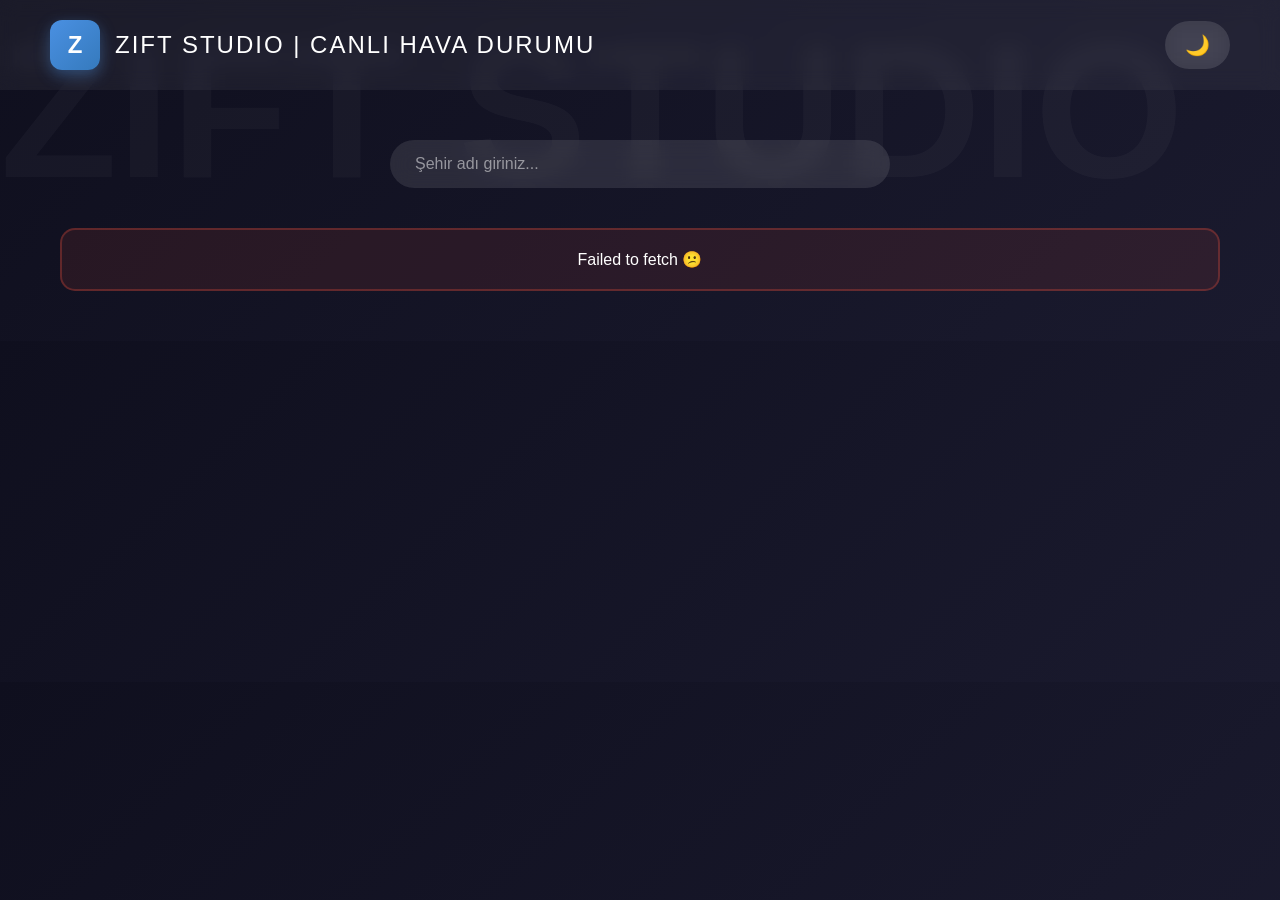
<file: siteler/weather.html>
<!DOCTYPE html>
<html lang="tr">
<head>
    <meta charset="UTF-8">
    <meta name="description" content="Zift Studio, canlı hava durumu.">
    <meta name="keywords"Hava durumu, Hava tahmini, havalar nasıl, hava ne durumda">
    <meta name="viewport" content="width=device-width, initial-scale=1.0">
    <title>Zift Studio | Canlı Hava Durumu</title>

    <script async src="https://pagead2.googlesyndication.com/pagead/js/adsbygoogle.js?client=ca-pub-3840256145402837" crossorigin="anonymous"></script>
    <style>
        * {
            margin: 0;
            padding: 0;
            box-sizing: border-box;
        }

        body {
            font-family: 'Segoe UI', Tahoma, Geneva, Verdana, sans-serif;
            overflow-x: hidden;
            transition: background 0.8s ease;
        }

        /* Tema renkleri */
        body.dark {
            background: linear-gradient(135deg, #0f0f1e 0%, #1a1a2e 100%);
            color: #ffffff;
        }

        body.light {
            background: linear-gradient(135deg, #e8f4f8 0%, #d4e7f1 100%);
            color: #1a1a2e;
        }

        /* Arka plan animasyonu */
        .bg-animation {
            position: fixed;
            top: 0;
            left: 0;
            width: 100%;
            height: 100%;
            z-index: -1;
            overflow: hidden;
        }

        /* Zift Studio arka plan yazısı */
        .bg-text {
            position: absolute;
            font-size: 15vw;
            font-weight: 900;
            opacity: 0.03;
            color: #ffffff;
            white-space: nowrap;
            animation: slide 30s linear infinite;
        }

        @keyframes slide {
            0% { transform: translateX(100%); }
            100% { transform: translateX(-100%); }
        }

        /* Yağmur efekti */
        .rain {
            position: absolute;
            width: 2px;
            height: 80px;
            background: linear-gradient(transparent, rgba(255, 255, 255, 0.6));
            animation: fall linear infinite;
        }

        @keyframes fall {
            0% { transform: translateY(-100px); opacity: 1; }
            100% { transform: translateY(100vh); opacity: 0.3; }
        }

        /* Güneş ışınları */
        .sun-rays {
            position: absolute;
            top: 10%;
            right: 10%;
            width: 200px;
            height: 200px;
            background: radial-gradient(circle, rgba(255, 220, 100, 0.3) 0%, transparent 70%);
            border-radius: 50%;
            animation: pulse 4s ease-in-out infinite;
        }

        @keyframes pulse {
            0%, 100% { transform: scale(1); opacity: 0.5; }
            50% { transform: scale(1.2); opacity: 0.8; }
        }

        /* Kar efekti */
        .snow {
            position: absolute;
            width: 8px;
            height: 8px;
            background: white;
            border-radius: 50%;
            animation: snowfall linear infinite;
        }

        @keyframes snowfall {
            0% { transform: translateY(-100px); opacity: 1; }
            100% { transform: translateY(100vh); opacity: 0; }
        }

        /* Header */
        header {
            display: flex;
            justify-content: space-between;
            align-items: center;
            padding: 20px 50px;
            backdrop-filter: blur(10px);
            background: rgba(255, 255, 255, 0.05);
            animation: fadeIn 1s ease;
        }

        .logo {
            display: flex;
            align-items: center;
            gap: 15px;
        }

        .logo-icon {
            width: 50px;
            height: 50px;
            background: linear-gradient(135deg, #4a90e2 0%, #357abd 100%);
            border-radius: 12px;
            display: flex;
            align-items: center;
            justify-content: center;
            font-weight: 900;
            font-size: 24px;
            color: white;
            box-shadow: 0 5px 15px rgba(74, 144, 226, 0.4);
        }

        .logo h1 {
            font-size: 24px;
            font-weight: 300;
            letter-spacing: 2px;
        }

        .theme-toggle {
            background: rgba(255, 255, 255, 0.1);
            border: none;
            padding: 12px 20px;
            border-radius: 25px;
            cursor: pointer;
            font-size: 20px;
            transition: all 0.3s ease;
            backdrop-filter: blur(10px);
        }

        .theme-toggle:hover {
            transform: scale(1.1);
            background: rgba(255, 255, 255, 0.2);
        }

        /* Ana Container */
        .container {
            max-width: 1200px;
            margin: 50px auto;
            padding: 0 20px;
            animation: slideUp 1s ease;
        }

        @keyframes fadeIn {
            from { opacity: 0; }
            to { opacity: 1; }
        }

        @keyframes slideUp {
            from { opacity: 0; transform: translateY(30px); }
            to { opacity: 1; transform: translateY(0); }
        }

        /* Arama kutusu */
        .search-box {
            display: flex;
            justify-content: center;
            margin-bottom: 40px;
        }

        .search-input {
            width: 100%;
            max-width: 500px;
            padding: 15px 25px;
            border-radius: 50px;
            border: none;
            background: rgba(255, 255, 255, 0.1);
            backdrop-filter: blur(10px);
            font-size: 16px;
            color: inherit;
            outline: none;
            transition: all 0.3s ease;
        }

        body.dark .search-input::placeholder {
            color: rgba(255, 255, 255, 0.5);
        }

        body.light .search-input::placeholder {
            color: rgba(0, 0, 0, 0.5);
        }

        .search-input:focus {
            transform: scale(1.02);
            box-shadow: 0 5px 20px rgba(74, 144, 226, 0.3);
        }

        /* Ana hava durumu kartı */
        .weather-card {
            background: rgba(255, 255, 255, 0.05);
            backdrop-filter: blur(20px);
            border-radius: 30px;
            padding: 50px;
            text-align: center;
            box-shadow: 0 10px 40px rgba(0, 0, 0, 0.2);
            margin-bottom: 40px;
            animation: fadeIn 1s ease 0.3s both;
        }

        body.light .weather-card {
            background: rgba(255, 255, 255, 0.6);
        }

        .city-name {
            font-size: 42px;
            font-weight: 300;
            margin-bottom: 20px;
            letter-spacing: 3px;
        }

        .date-time {
            font-size: 16px;
            opacity: 0.7;
            margin-bottom: 30px;
        }

        .weather-icon {
            font-size: 120px;
            margin: 20px 0;
            animation: float 3s ease-in-out infinite;
        }

        @keyframes float {
            0%, 100% { transform: translateY(0); }
            50% { transform: translateY(-20px); }
        }

        .temperature {
            font-size: 80px;
            font-weight: 300;
            margin: 20px 0;
        }

        .weather-description {
            font-size: 24px;
            text-transform: capitalize;
            opacity: 0.8;
            margin-bottom: 30px;
        }

        .weather-details {
            display: grid;
            grid-template-columns: repeat(auto-fit, minmax(200px, 1fr));
            gap: 20px;
            margin-top: 40px;
        }

        .detail-item {
            background: rgba(255, 255, 255, 0.05);
            padding: 20px;
            border-radius: 15px;
            transition: all 0.3s ease;
        }

        body.light .detail-item {
            background: rgba(255, 255, 255, 0.5);
        }

        .detail-item:hover {
            transform: translateY(-5px);
            box-shadow: 0 10px 25px rgba(74, 144, 226, 0.3);
        }

        .detail-label {
            font-size: 14px;
            opacity: 0.7;
            margin-bottom: 10px;
        }

        .detail-value {
            font-size: 24px;
            font-weight: 600;
        }

        /* 5 günlük tahmin */
        .forecast-section {
            margin-top: 50px;
        }

        .forecast-title {
            font-size: 28px;
            font-weight: 300;
            margin-bottom: 30px;
            text-align: center;
            letter-spacing: 2px;
        }

        .forecast-grid {
            display: grid;
            grid-template-columns: repeat(auto-fit, minmax(180px, 1fr));
            gap: 20px;
        }

        .forecast-card {
            background: rgba(255, 255, 255, 0.05);
            backdrop-filter: blur(20px);
            border-radius: 20px;
            padding: 25px;
            text-align: center;
            transition: all 0.3s ease;
            animation: fadeIn 1s ease both;
        }

        body.light .forecast-card {
            background: rgba(255, 255, 255, 0.6);
        }

        .forecast-card:hover {
            transform: translateY(-10px);
            box-shadow: 0 15px 35px rgba(74, 144, 226, 0.3);
        }

        .forecast-day {
            font-size: 18px;
            font-weight: 600;
            margin-bottom: 15px;
        }

        .forecast-icon {
            font-size: 50px;
            margin: 15px 0;
        }

        .forecast-temp {
            font-size: 20px;
            margin-top: 10px;
        }

        /* Hata mesajı */
        .error-message {
            background: rgba(231, 76, 60, 0.1);
            border: 2px solid rgba(231, 76, 60, 0.3);
            padding: 20px;
            border-radius: 15px;
            text-align: center;
            margin: 20px 0;
            animation: shake 0.5s ease;
        }

        @keyframes shake {
            0%, 100% { transform: translateX(0); }
            25% { transform: translateX(-10px); }
            75% { transform: translateX(10px); }
        }

        /* Loading */
        .loading {
            text-align: center;
            padding: 50px;
            font-size: 24px;
        }

        .spinner {
            border: 4px solid rgba(255, 255, 255, 0.1);
            border-top: 4px solid #4a90e2;
            border-radius: 50%;
            width: 50px;
            height: 50px;
            animation: spin 1s linear infinite;
            margin: 20px auto;
        }

        @keyframes spin {
            0% { transform: rotate(0deg); }
            100% { transform: rotate(360deg); }
        }

        /* Responsive */
        @media (max-width: 768px) {
            header {
                padding: 15px 20px;
            }

            .logo h1 {
                font-size: 18px;
            }

            .weather-card {
                padding: 30px 20px;
            }

            .city-name {
                font-size: 32px;
            }

            .temperature {
                font-size: 60px;
            }

            .weather-details {
                grid-template-columns: repeat(2, 1fr);
            }
        }
    </style>
</head>
<body class="dark">
    <!-- Arka plan animasyonları -->
    <div class="bg-animation" id="bgAnimation">
        <div class="bg-text">ZIFT STUDIO</div>
    </div>

    <!-- Header -->
    <header>
        <div class="logo">
            <div class="logo-icon">Z</div>
            <h1>ZIFT STUDIO | CANLI HAVA DURUMU</h1>
        </div>
        <button class="theme-toggle" id="themeToggle">🌙</button>
    </header>

    <!-- Ana Container -->
    <div class="container">
        <!-- Arama kutusu -->
        <div class="search-box">
            <input type="text" class="search-input" id="searchInput" placeholder="Şehir adı giriniz..." />
        </div>

        <!-- Loading -->
        <div class="loading" id="loading" style="display: none;">
            <div class="spinner"></div>
            Yükleniyor...
        </div>

        <!-- Hata mesajı -->
        <div class="error-message" id="errorMessage" style="display: none;"></div>

        <!-- Ana hava durumu kartı -->
        <div class="weather-card" id="weatherCard" style="display: none;">
            <div class="city-name" id="cityName"></div>
            <div class="date-time" id="dateTime"></div>
            <div class="weather-icon" id="weatherIcon"></div>
            <div class="temperature" id="temperature"></div>
            <div class="weather-description" id="weatherDescription"></div>
            
            <div class="weather-details">
                <div class="detail-item">
                    <div class="detail-label">Hissedilen</div>
                    <div class="detail-value" id="feelsLike"></div>
                </div>
                <div class="detail-item">
                    <div class="detail-label">Nem</div>
                    <div class="detail-value" id="humidity"></div>
                </div>
                <div class="detail-item">
                    <div class="detail-label">Rüzgar Hızı</div>
                    <div class="detail-value" id="windSpeed"></div>
                </div>
                <div class="detail-item">
                    <div class="detail-label">Gün Doğumu</div>
                    <div class="detail-value" id="sunrise"></div>
                </div>
                <div class="detail-item">
                    <div class="detail-label">Gün Batımı</div>
                    <div class="detail-value" id="sunset"></div>
                </div>
            </div>
        </div>

        <!-- 5 günlük tahmin -->
        <div class="forecast-section" id="forecastSection" style="display: none;">
            <h2 class="forecast-title">5 GÜNLÜK TAHMİN</h2>
            <div class="forecast-grid" id="forecastGrid"></div>
        </div>
    </div>



   <script>
        // API anahtarı - Kendi OpenWeatherMap API anahtarınızı buraya ekleyin
        const API_KEY = '08170bec872a0b6d408436fce9408975'; // Demo anahtar
        const API_URL = 'https://api.openweathermap.org/data/2.5';

        // Elementler
        const themeToggle = document.getElementById('themeToggle');
        const searchInput = document.getElementById('searchInput');
        const loading = document.getElementById('loading');
        const errorMessage = document.getElementById('errorMessage');
        const weatherCard = document.getElementById('weatherCard');
        const forecastSection = document.getElementById('forecastSection');
        const bgAnimation = document.getElementById('bgAnimation');

        // Tema değiştirme
        themeToggle.addEventListener('click', () => {
            document.body.classList.toggle('dark');
            document.body.classList.toggle('light');
            themeToggle.textContent = document.body.classList.contains('dark') ? '🌙' : '☀️';
        });

        // Hava durumu ikonları
        const weatherIcons = {
            '01d': '☀️', '01n': '🌙',
            '02d': '⛅', '02n': '☁️',
            '03d': '☁️', '03n': '☁️',
            '04d': '☁️', '04n': '☁️',
            '09d': '🌧️', '09n': '🌧️',
            '10d': '🌦️', '10n': '🌧️',
            '11d': '⛈️', '11n': '⛈️',
            '13d': '❄️', '13n': '❄️',
            '50d': '🌫️', '50n': '🌫️'
        };

        // Tarih formatı
        function formatDate() {
            const now = new Date();
            const options = { weekday: 'long', year: 'numeric', month: 'long', day: 'numeric', hour: '2-digit', minute: '2-digit' };
            return now.toLocaleDateString('tr-TR', options);
        }

        // Saat formatı
        function formatTime(timestamp) {
            const date = new Date(timestamp * 1000);
            return date.toLocaleTimeString('tr-TR', { hour: '2-digit', minute: '2-digit' });
        }

        // Arka plan efekti oluşturma
        function createWeatherEffect(weatherMain) {
            bgAnimation.innerHTML = '<div class="bg-text">ZIFT STUDIO</div>';
            
            if (weatherMain === 'Rain' || weatherMain === 'Drizzle') {
                for (let i = 0; i < 50; i++) {
                    const rain = document.createElement('div');
                    rain.className = 'rain';
                    rain.style.left = Math.random() * 100 + '%';
                    rain.style.animationDuration = (Math.random() * 1 + 0.5) + 's';
                    rain.style.animationDelay = Math.random() * 2 + 's';
                    bgAnimation.appendChild(rain);
                }
            } else if (weatherMain === 'Clear') {
                const sunRays = document.createElement('div');
                sunRays.className = 'sun-rays';
                bgAnimation.appendChild(sunRays);
            } else if (weatherMain === 'Snow') {
                for (let i = 0; i < 30; i++) {
                    const snow = document.createElement('div');
                    snow.className = 'snow';
                    snow.style.left = Math.random() * 100 + '%';
                    snow.style.animationDuration = (Math.random() * 3 + 2) + 's';
                    snow.style.animationDelay = Math.random() * 5 + 's';
                    bgAnimation.appendChild(snow);
                }
            }
        }

        // Hava durumu verilerini gösterme
        function displayWeather(data) {
            document.getElementById('cityName').textContent = data.name;
            document.getElementById('dateTime').textContent = formatDate();
            document.getElementById('weatherIcon').textContent = weatherIcons[data.weather[0].icon] || '🌤️';
            document.getElementById('temperature').textContent = Math.round(data.main.temp) + '°C';
            document.getElementById('weatherDescription').textContent = data.weather[0].description;
            document.getElementById('feelsLike').textContent = Math.round(data.main.feels_like) + '°C';
            document.getElementById('humidity').textContent = data.main.humidity + '%';
            document.getElementById('windSpeed').textContent = (data.wind.speed * 3.6).toFixed(1) + ' km/s';
            document.getElementById('sunrise').textContent = formatTime(data.sys.sunrise);
            document.getElementById('sunset').textContent = formatTime(data.sys.sunset);

            createWeatherEffect(data.weather[0].main);

            weatherCard.style.display = 'block';
            loading.style.display = 'none';
            errorMessage.style.display = 'none';

            // localStorage'a kaydet
            localStorage.setItem('lastCity', data.name);
        }

        // 5 günlük tahmin gösterme
        function displayForecast(data) {
            const forecastGrid = document.getElementById('forecastGrid');
            forecastGrid.innerHTML = '';

            // Her günden bir veri al (öğlen saatleri)
            const dailyData = data.list.filter(item => item.dt_txt.includes('12:00:00'));

            dailyData.slice(0, 5).forEach((day, index) => {
                const date = new Date(day.dt * 1000);
                const dayName = date.toLocaleDateString('tr-TR', { weekday: 'short' });

                const card = document.createElement('div');
                card.className = 'forecast-card';
                card.style.animationDelay = (index * 0.1) + 's';
                card.innerHTML = `
                    <div class="forecast-day">${dayName}</div>
                    <div class="forecast-icon">${weatherIcons[day.weather[0].icon] || '🌤️'}</div>
                    <div class="forecast-temp">${Math.round(day.main.temp)}°C</div>
                    <div style="opacity: 0.7; margin-top: 10px;">${day.weather[0].description}</div>
                `;
                forecastGrid.appendChild(card);
            });

            forecastSection.style.display = 'block';
        }

        // Hata gösterme
        function showError(message) {
            errorMessage.textContent = message + ' 😕';
            errorMessage.style.display = 'block';
            loading.style.display = 'none';
            weatherCard.style.display = 'none';
            forecastSection.style.display = 'none';
        }

        // Şehir bazlı hava durumu getirme
        async function getWeatherByCity(city) {
            loading.style.display = 'block';
            errorMessage.style.display = 'none';

            try {
                const weatherResponse = await fetch(`${API_URL}/weather?q=${city}&appid=${API_KEY}&units=metric&lang=tr`);
                
                if (!weatherResponse.ok) {
                    throw new Error('Şehir bulunamadı');
                }

                const weatherData = await weatherResponse.json();
                displayWeather(weatherData);

                // 5 günlük tahmin
                const forecastResponse = await fetch(`${API_URL}/forecast?q=${city}&appid=${API_KEY}&units=metric&lang=tr`);
                const forecastData = await forecastResponse.json();
                displayForecast(forecastData);

            } catch (error) {
                showError(error.message);
            }
        }

        // Koordinat bazlı hava durumu getirme
        async function getWeatherByCoords(lat, lon) {
            loading.style.display = 'block';
            errorMessage.style.display = 'none';

            try {
                const weatherResponse = await fetch(`${API_URL}/weather?lat=${lat}&lon=${lon}&appid=${API_KEY}&units=metric&lang=tr`);
                const weatherData = await weatherResponse.json();
                displayWeather(weatherData);

                const forecastResponse = await fetch(`${API_URL}/forecast?lat=${lat}&lon=${lon}&appid=${API_KEY}&units=metric&lang=tr`);
                const forecastData = await forecastResponse.json();
                displayForecast(forecastData);

            } catch (error) {
                showError('Hava durumu bilgisi alınamadı');
            }
        }

        // Konum algılama
        function getUserLocation() {
            if (navigator.geolocation) {
                loading.style.display = 'block';
                navigator.geolocation.getCurrentPosition(
                    position => {
                        getWeatherByCoords(position.coords.latitude, position.coords.longitude);
                    },
                    error => {
                        // Konum izni verilmezse son aranan şehri yükle
                        const lastCity = localStorage.getItem('lastCity') || 'Istanbul';
                        getWeatherByCity(lastCity);
                    }
                );
            } else {
                const lastCity = localStorage.getItem('lastCity') || 'Istanbul';
                getWeatherByCity(lastCity);
            }
        }

        // Arama
        searchInput.addEventListener('keypress', (e) => {
            if (e.key === 'Enter' && searchInput.value.trim()) {
                getWeatherByCity(searchInput.value.trim());
                searchInput.value = '';
            }
        });

        // Sayfa yüklendiğinde
        window.addEventListener('load', getUserLocation);
    </script>
</body>
</html>
</file>
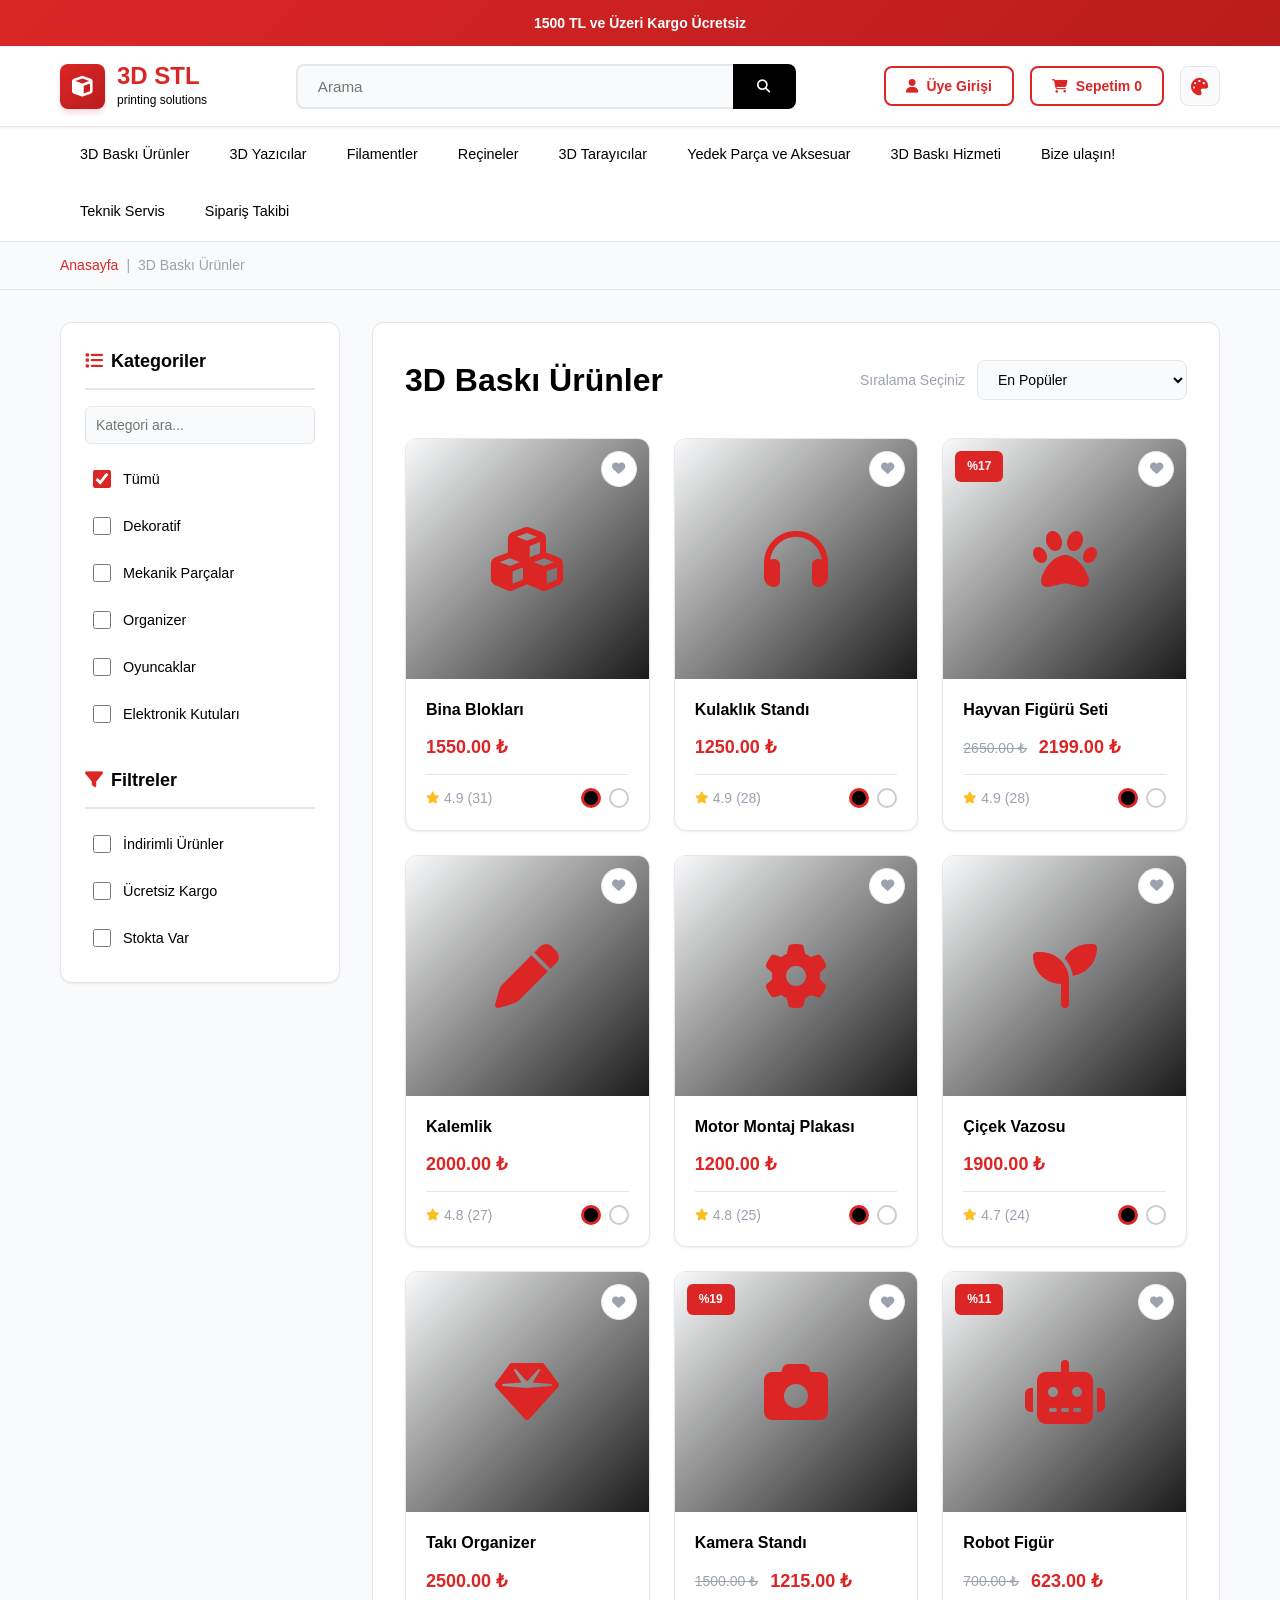
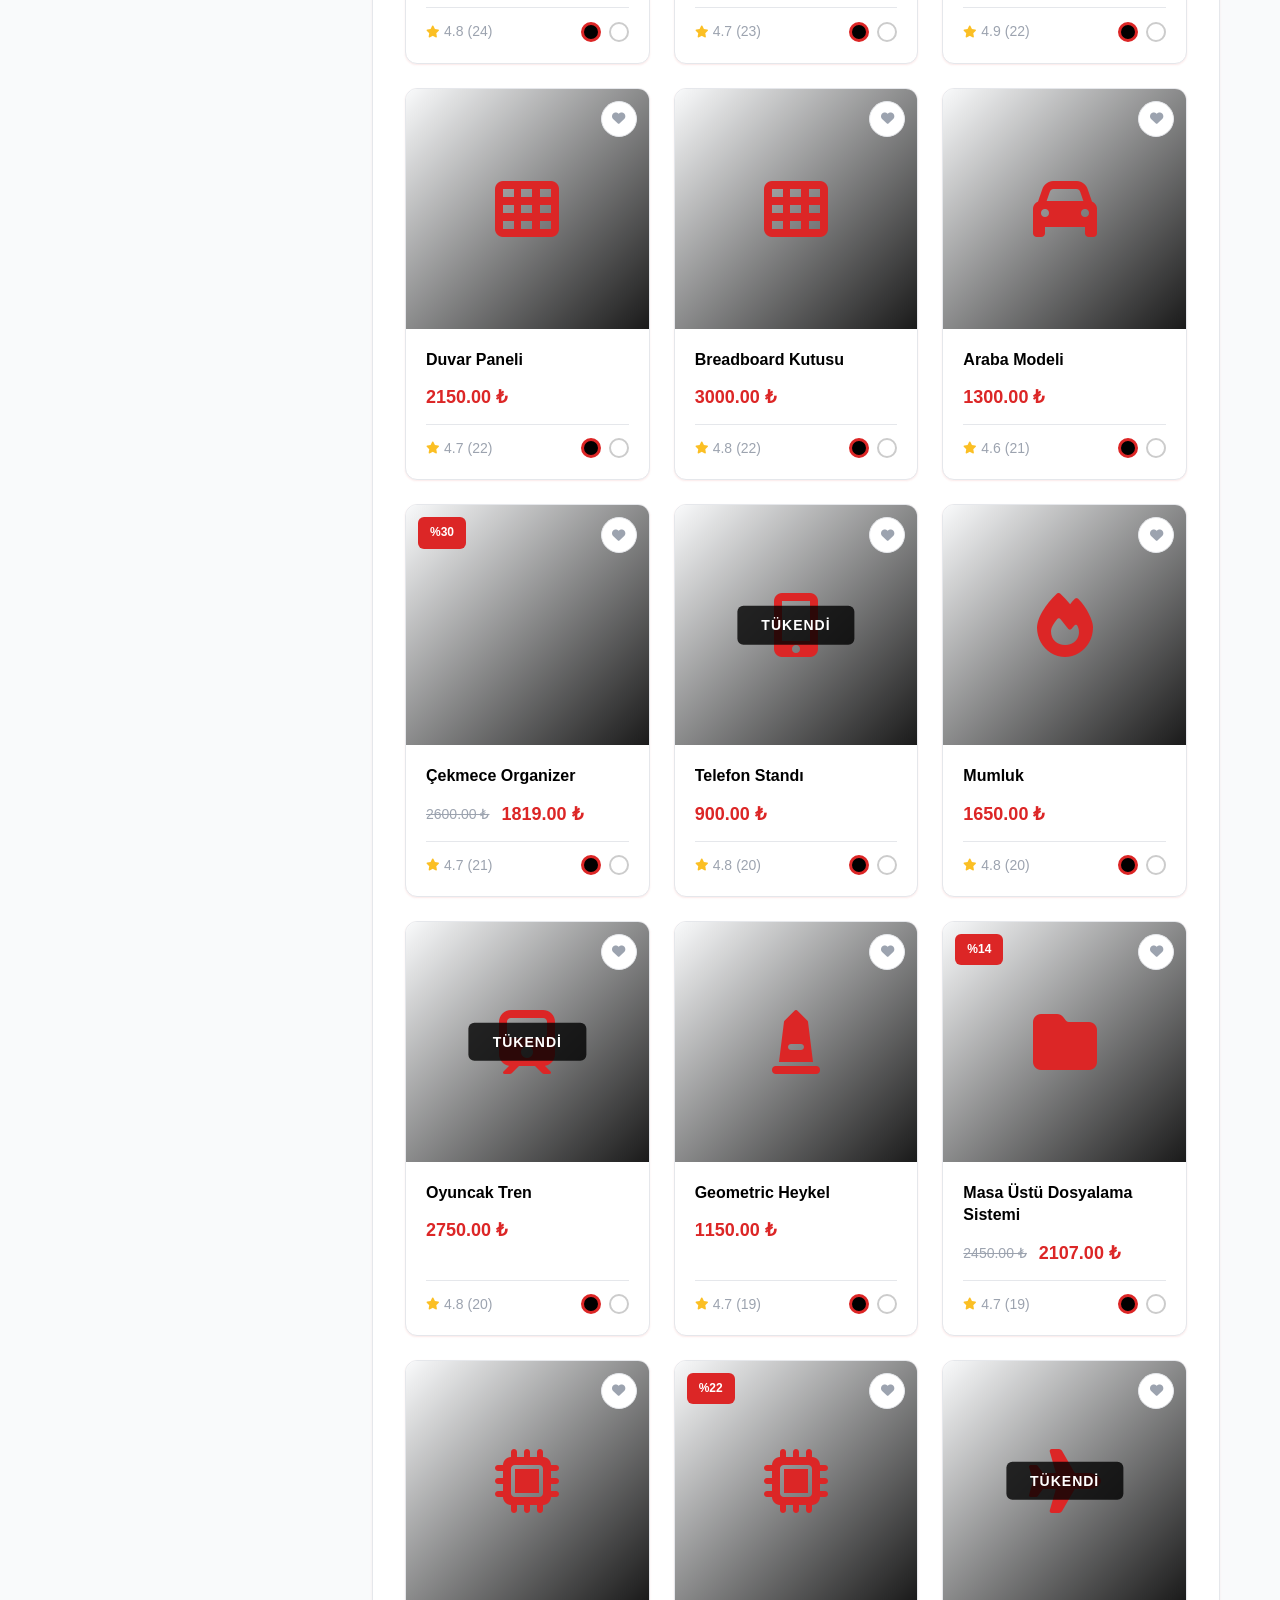
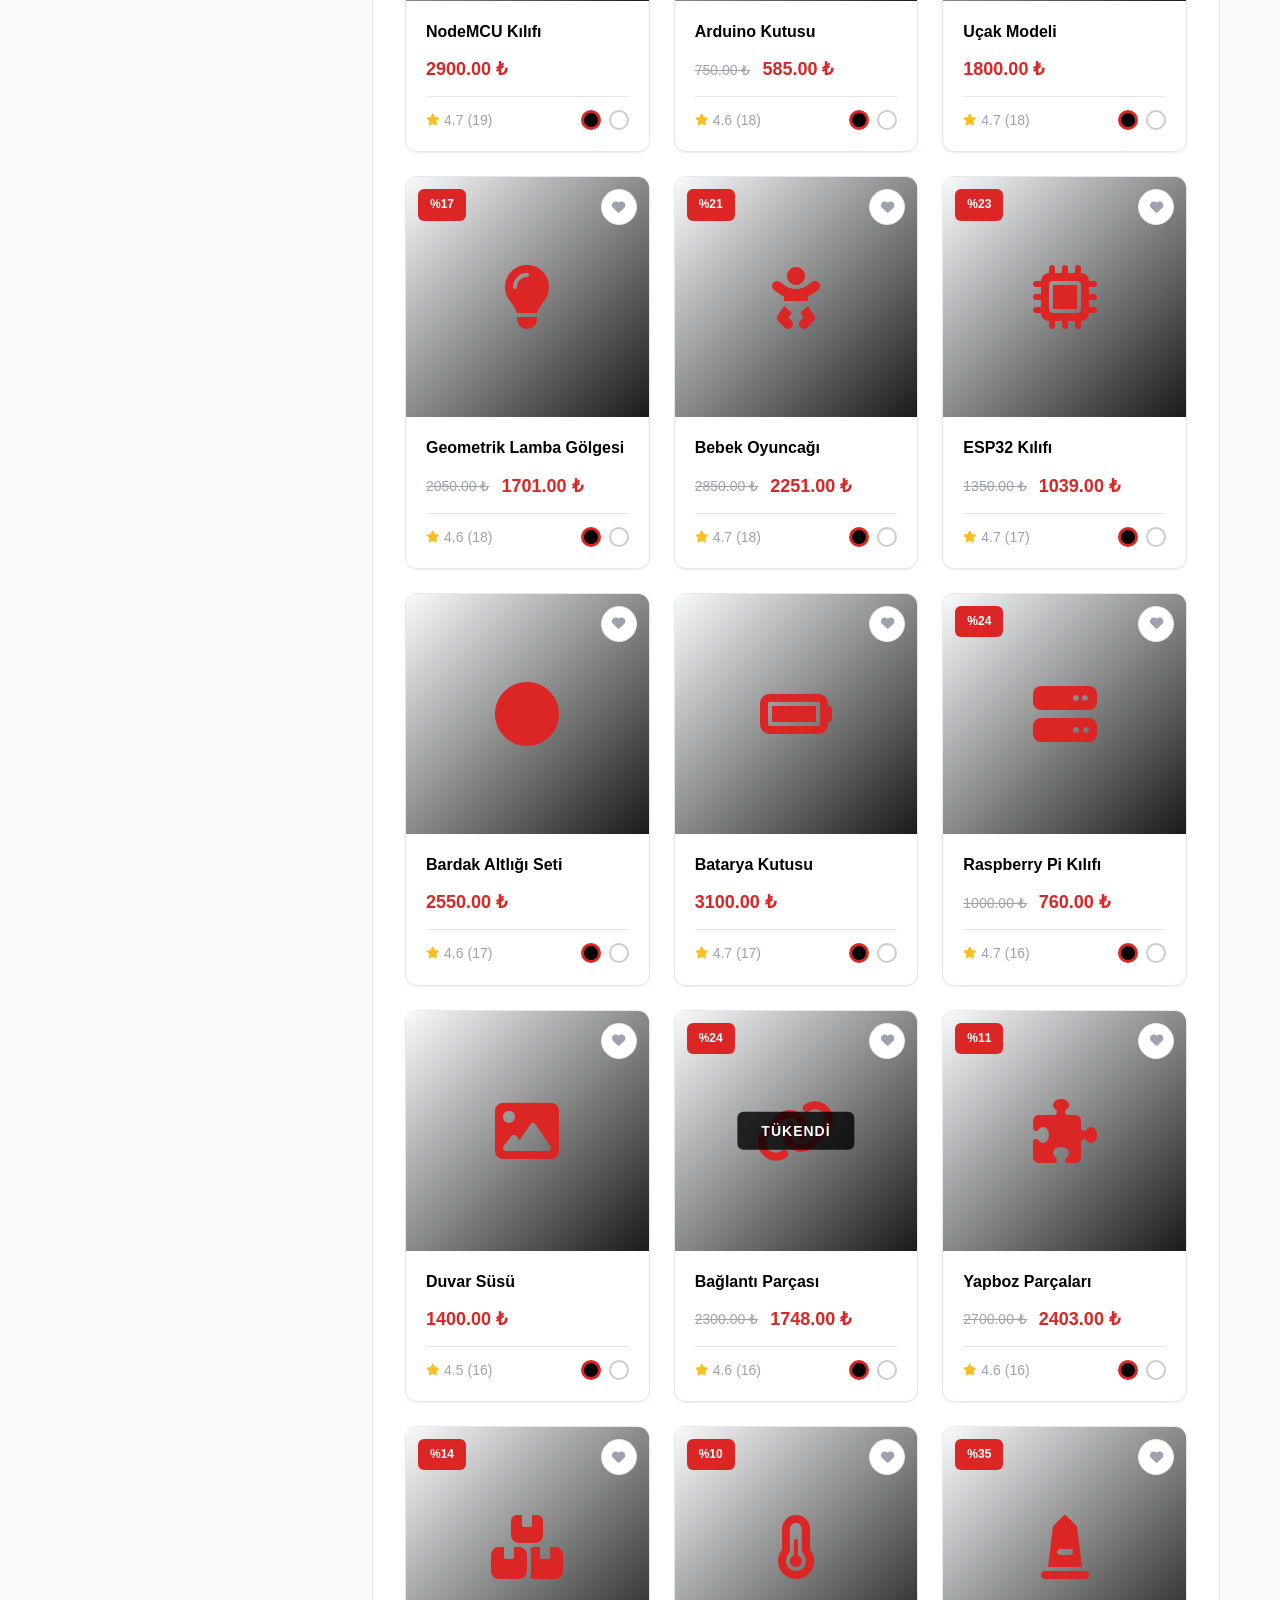
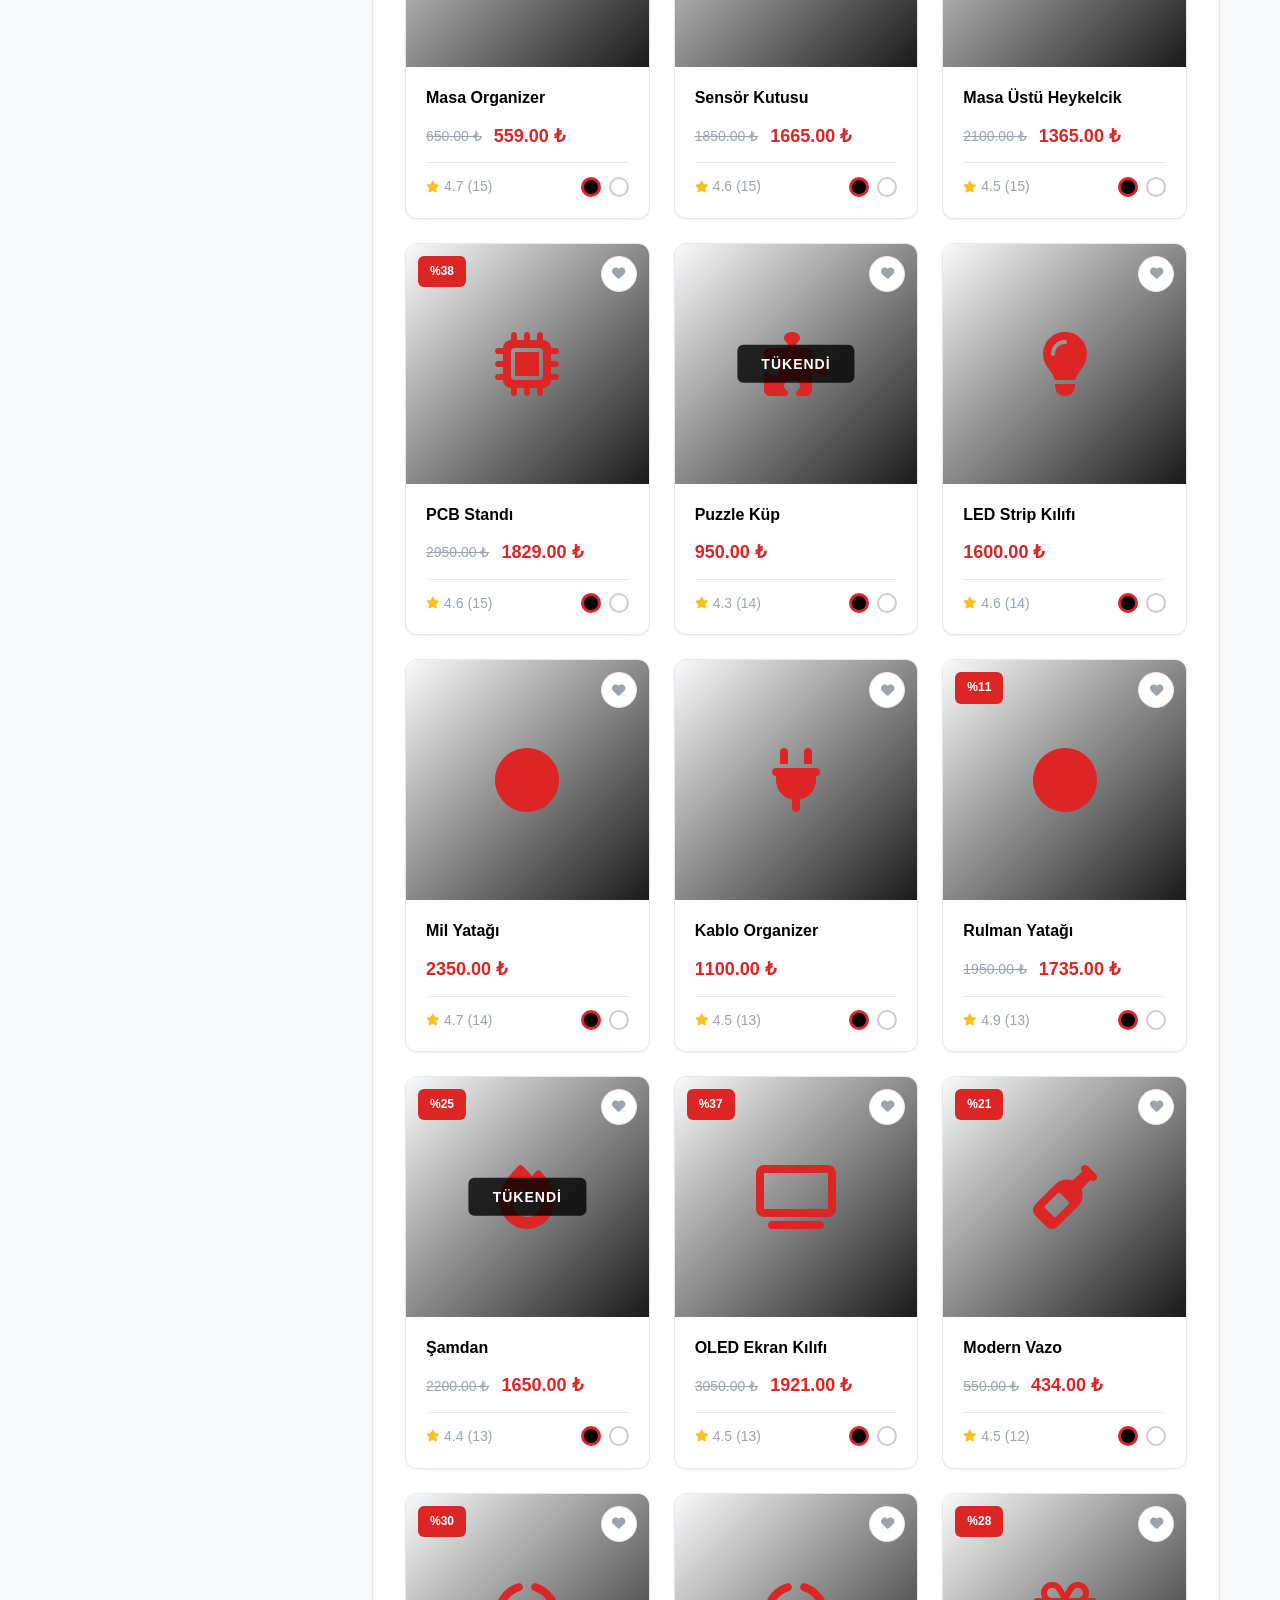
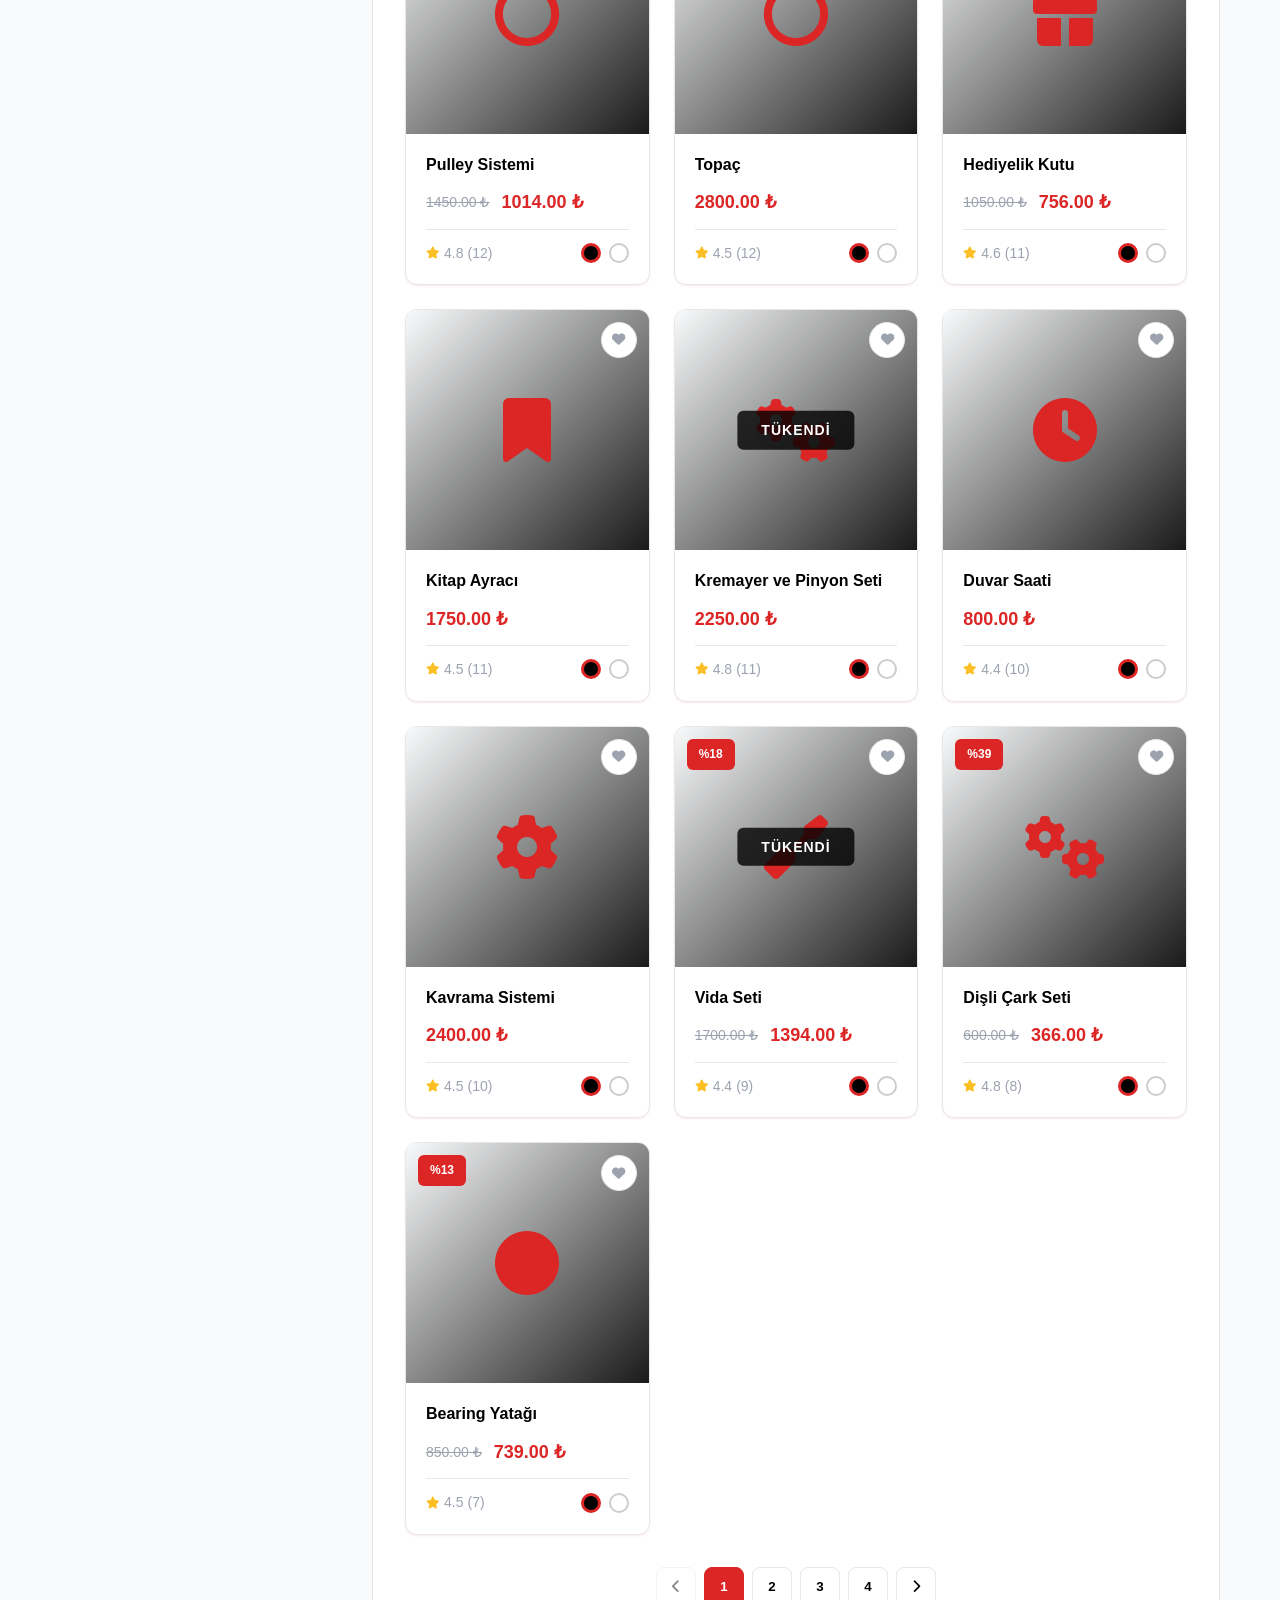
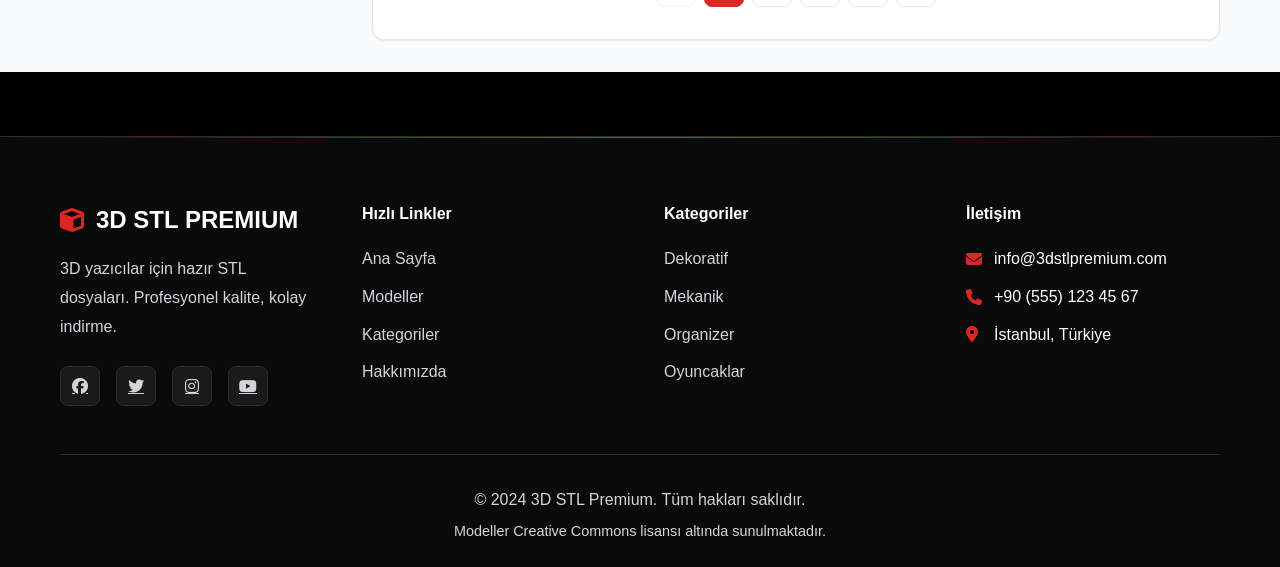
<file: siteler/3D TASARIM SİTESİ/print.html>
<!DOCTYPE html>
<html lang="tr">
<head>
    <meta charset="UTF-8">
    <meta name="viewport" content="width=device-width, initial-scale=1.0">
    <title>3D STL Dosyaları - Premium Modeller</title>
    <link rel="stylesheet" href="style.css">
    <!-- Font Awesome için CDN (ikonlar için) -->
    <link rel="stylesheet" href="https://cdnjs.cloudflare.com/ajax/libs/font-awesome/6.4.0/css/all.min.css">
</head>
<body>
    <!-- TOP BANNER -->
    <div class="top-banner">
        <div class="container">
            <p>1500 TL ve Üzeri Kargo Ücretsiz</p>
        </div>
    </div>

    <!-- HEADER -->
    <header class="header" id="header">
        <div class="container">
            <div class="header-content">
                <!-- Logo -->
                <div class="logo">
                    <div class="logo-icon">
                        <i class="fas fa-cube"></i>
                    </div>
                    <div class="logo-text">
                        <span class="logo-main">3D STL</span>
                        <span class="logo-sub">printing solutions</span>
                    </div>
                </div>

                <!-- Search Bar -->
                <div class="search-container">
                    <input type="text" id="searchInput" class="search-input" placeholder="Arama">
                    <button class="search-button" id="searchBtn">
                        <i class="fas fa-search"></i>
                    </button>
                </div>

                <!-- Header Actions -->
                <div class="header-actions">
                    <button class="btn-header" id="userBtn">
                        <i class="fas fa-user"></i>
                        <span>Üye Girişi</span>
                    </button>
                    <button class="btn-header" id="cartBtn">
                        <i class="fas fa-shopping-cart"></i>
                        <span>Sepetim <span id="cartCount">0</span></span>
                    </button>
                    <!-- Theme Toggle -->
                    <button class="theme-toggle" id="themeToggle" aria-label="Tema Değiştir" title="Tema Değiştir">
                        <i class="fas fa-palette"></i>
                    </button>
                    <!-- Mobile Menu Toggle -->
                    <button class="mobile-menu-toggle" id="mobileMenuToggle" aria-label="Menü">
                        <i class="fas fa-bars"></i>
                    </button>
                </div>
            </div>
        </div>
    </header>

    <!-- NAVIGATION MENU -->
    <nav class="main-nav">
        <div class="container">
            <ul class="nav-list">
                <li class="nav-item">
                    <a href="#models" class="nav-link">3D Baskı Ürünler</a>
                </li>
                <li class="nav-item">
                    <a href="#" class="nav-link">3D Yazıcılar</a>
                </li>
                <li class="nav-item">
                    <a href="#" class="nav-link">Filamentler</a>
                </li>
                <li class="nav-item">
                    <a href="#" class="nav-link">Reçineler</a>
                </li>
                <li class="nav-item">
                    <a href="#" class="nav-link">3D Tarayıcılar</a>
                </li>
                <li class="nav-item">
                    <a href="#" class="nav-link">Yedek Parça ve Aksesuar</a>
                </li>
                <li class="nav-item">
                    <a href="#" class="nav-link">3D Baskı Hizmeti</a>
                </li>
                <li class="nav-item">
                    <a href="#about" class="nav-link">Bize ulaşın!</a>
                </li>
                <li class="nav-item">
                    <a href="#" class="nav-link">Teknik Servis</a>
                </li>
                <li class="nav-item">
                    <a href="#" class="nav-link">Sipariş Takibi</a>
                </li>
            </ul>
        </div>
    </nav>

    <!-- BREADCRUMB -->
    <div class="breadcrumb">
        <div class="container">
            <a href="#home">Anasayfa</a>
            <span>|</span>
            <span>3D Baskı Ürünler</span>
        </div>
    </div>

    <!-- MAIN CONTENT -->
    <main class="main-content">
        <div class="container">
            <div class="content-wrapper">
                <!-- SIDEBAR -->
                <aside class="sidebar">
                    <!-- Categories -->
                    <div class="sidebar-section">
                        <h3 class="sidebar-title">
                            <i class="fas fa-list"></i>
                            Kategoriler
                        </h3>
                        <div class="category-search">
                            <input type="text" placeholder="Kategori ara..." id="categorySearch">
                        </div>
                        <ul class="category-list" id="categoryList">
                            <li class="category-item">
                                <label>
                                    <input type="checkbox" data-category="all" class="category-checkbox">
                                    <span>Tümü</span>
                                </label>
                            </li>
                            <li class="category-item">
                                <label>
                                    <input type="checkbox" data-category="decorative" class="category-checkbox">
                                    <span>Dekoratif</span>
                                </label>
                            </li>
                            <li class="category-item">
                                <label>
                                    <input type="checkbox" data-category="mechanical" class="category-checkbox">
                                    <span>Mekanik Parçalar</span>
                                </label>
                            </li>
                            <li class="category-item">
                                <label>
                                    <input type="checkbox" data-category="organizer" class="category-checkbox">
                                    <span>Organizer</span>
                                </label>
                            </li>
                            <li class="category-item">
                                <label>
                                    <input type="checkbox" data-category="toys" class="category-checkbox">
                                    <span>Oyuncaklar</span>
                                </label>
                            </li>
                            <li class="category-item">
                                <label>
                                    <input type="checkbox" data-category="electronics" class="category-checkbox">
                                    <span>Elektronik Kutuları</span>
                                </label>
                            </li>
                        </ul>
                    </div>

                    <!-- Filters -->
                    <div class="sidebar-section">
                        <h3 class="sidebar-title">
                            <i class="fas fa-filter"></i>
                            Filtreler
                        </h3>
                        <ul class="filter-list">
                            <li class="filter-item">
                                <label>
                                    <input type="checkbox" id="filterDiscount" class="filter-checkbox">
                                    <span>İndirimli Ürünler</span>
                                </label>
                            </li>
                            <li class="filter-item">
                                <label>
                                    <input type="checkbox" id="filterFreeShipping" class="filter-checkbox">
                                    <span>Ücretsiz Kargo</span>
                                </label>
                            </li>
                            <li class="filter-item">
                                <label>
                                    <input type="checkbox" id="filterInStock" class="filter-checkbox">
                                    <span>Stokta Var</span>
                                </label>
                            </li>
                        </ul>
                    </div>
                </aside>

                <!-- PRODUCTS AREA -->
                <div class="products-area">
                    <div class="products-header">
                        <h1 class="page-title">3D Baskı Ürünler</h1>
                        <div class="products-controls">
                            <div class="sort-container">
                                <label for="sortSelect">Sıralama Seçiniz</label>
                                <select id="sortSelect" class="sort-select">
                                    <option value="popular">En Popüler</option>
                                    <option value="price-low">Fiyat: Düşükten Yükseğe</option>
                                    <option value="price-high">Fiyat: Yüksekten Düşüğe</option>
                                    <option value="newest">En Yeni</option>
                                    <option value="rating">En Yüksek Puan</option>
                                </select>
                            </div>
                        </div>
                    </div>

                    <!-- Products Grid -->
                    <div class="products-grid" id="modelsGrid">
                        <!-- Models will be dynamically inserted here by JavaScript -->
                    </div>

                    <!-- Pagination -->
                    <div class="pagination">
                        <button class="page-btn" disabled>
                            <i class="fas fa-chevron-left"></i>
                        </button>
                        <button class="page-btn active">1</button>
                        <button class="page-btn">2</button>
                        <button class="page-btn">3</button>
                        <button class="page-btn">4</button>
                        <button class="page-btn">
                            <i class="fas fa-chevron-right"></i>
                        </button>
                    </div>

                    <!-- No Results Message -->
                    <div class="no-results" id="noResults" style="display: none;">
                        <i class="fas fa-search"></i>
                        <p>Sonuç bulunamadı. Lütfen farklı bir arama yapın.</p>
                    </div>
                </div>
            </div>
        </div>
    </main>

    <!-- MODEL DETAIL MODAL -->
    <div class="modal" id="modelModal">
        <div class="modal-content">
            <button class="modal-close" id="modalClose">
                <i class="fas fa-times"></i>
            </button>
            <div class="modal-body" id="modalBody">
                <!-- Modal content will be inserted by JavaScript -->
            </div>
        </div>
    </div>

    <!-- USER LOGIN MODAL -->
    <div class="modal" id="userModal">
        <div class="modal-content modal-small">
            <button class="modal-close" id="userModalClose">
                <i class="fas fa-times"></i>
            </button>
            <div class="modal-body">
                <h2 class="modal-title">Üye Girişi</h2>
                <form id="loginForm" class="auth-form">
                    <div class="form-group">
                        <label for="email">E-posta</label>
                        <input type="email" id="email" name="email" placeholder="ornek@email.com" required>
                    </div>
                    <div class="form-group">
                        <label for="password">Şifre</label>
                        <input type="password" id="password" name="password" placeholder="Şifrenizi girin" required>
                    </div>
                    <button type="submit" class="btn-download">Giriş Yap</button>
                    <p class="auth-link">
                        Hesabınız yok mu? <a href="#" id="showRegister">Kayıt Ol</a>
                    </p>
                </form>
                <form id="registerForm" class="auth-form" style="display: none;">
                    <h2 class="modal-title">Kayıt Ol</h2>
                    <div class="form-group">
                        <label for="regName">Ad Soyad</label>
                        <input type="text" id="regName" name="name" placeholder="Adınız Soyadınız" required>
                    </div>
                    <div class="form-group">
                        <label for="regEmail">E-posta</label>
                        <input type="email" id="regEmail" name="email" placeholder="ornek@email.com" required>
                    </div>
                    <div class="form-group">
                        <label for="regPassword">Şifre</label>
                        <input type="password" id="regPassword" name="password" placeholder="En az 6 karakter" required>
                    </div>
                    <div class="form-group">
                        <label for="regPasswordConfirm">Şifre Tekrar</label>
                        <input type="password" id="regPasswordConfirm" name="passwordConfirm" placeholder="Şifrenizi tekrar girin" required>
                    </div>
                    <button type="submit" class="btn-download">Kayıt Ol</button>
                    <p class="auth-link">
                        Zaten hesabınız var mı? <a href="#" id="showLogin">Giriş Yap</a>
                    </p>
                </form>
            </div>
        </div>
    </div>

    <!-- CART MODAL -->
    <div class="modal" id="cartModal">
        <div class="modal-content modal-medium">
            <button class="modal-close" id="cartModalClose">
                <i class="fas fa-times"></i>
            </button>
            <div class="modal-body">
                <h2 class="modal-title">Sepetim</h2>
                <div id="cartItems" class="cart-items">
                    <!-- Cart items will be inserted here -->
                </div>
                <div class="cart-summary">
                    <div class="cart-total">
                        <span>Toplam:</span>
                        <span id="cartTotal">0.00 ₺</span>
                    </div>
                    <button class="btn-download" id="checkoutBtn">Ödemeye Geç</button>
                </div>
            </div>
        </div>
    </div>

    <!-- FOOTER -->
    <footer class="footer">
        <div class="container">
            <div class="footer-content">
                <div class="footer-section">
                    <div class="footer-logo">
                        <i class="fas fa-cube"></i>
                        <span>3D STL <span class="logo-accent">PREMIUM</span></span>
                    </div>
                    <p>
                        3D yazıcılar için hazır STL dosyaları. 
                        Profesyonel kalite, kolay indirme.
                    </p>
                    <div class="social-links">
                        <a href="#" aria-label="Facebook"><i class="fab fa-facebook"></i></a>
                        <a href="#" aria-label="Twitter"><i class="fab fa-twitter"></i></a>
                        <a href="#" aria-label="Instagram"><i class="fab fa-instagram"></i></a>
                        <a href="#" aria-label="YouTube"><i class="fab fa-youtube"></i></a>
                    </div>
                </div>
                <div class="footer-section">
                    <h4>Hızlı Linkler</h4>
                    <ul>
                        <li><a href="#home">Ana Sayfa</a></li>
                        <li><a href="#models">Modeller</a></li>
                        <li><a href="#categories">Kategoriler</a></li>
                        <li><a href="#about">Hakkımızda</a></li>
                    </ul>
                </div>
                <div class="footer-section">
                    <h4>Kategoriler</h4>
                    <ul>
                        <li><a href="#models" data-filter="decorative">Dekoratif</a></li>
                        <li><a href="#models" data-filter="mechanical">Mekanik</a></li>
                        <li><a href="#models" data-filter="organizer">Organizer</a></li>
                        <li><a href="#models" data-filter="toys">Oyuncaklar</a></li>
                    </ul>
                </div>
                <div class="footer-section">
                    <h4>İletişim</h4>
                    <ul>
                        <li><i class="fas fa-envelope"></i> info@3dstlpremium.com</li>
                        <li><i class="fas fa-phone"></i> +90 (555) 123 45 67</li>
                        <li><i class="fas fa-map-marker-alt"></i> İstanbul, Türkiye</li>
                    </ul>
                </div>
            </div>
            <div class="footer-bottom">
                <p>&copy; 2024 3D STL Premium. Tüm hakları saklıdır.</p>
                <p class="license">Modeller Creative Commons lisansı altında sunulmaktadır.</p>
            </div>
        </div>
    </footer>

    <!-- JavaScript -->
    <script src="script.js"></script>
</body>
</html>
</file>
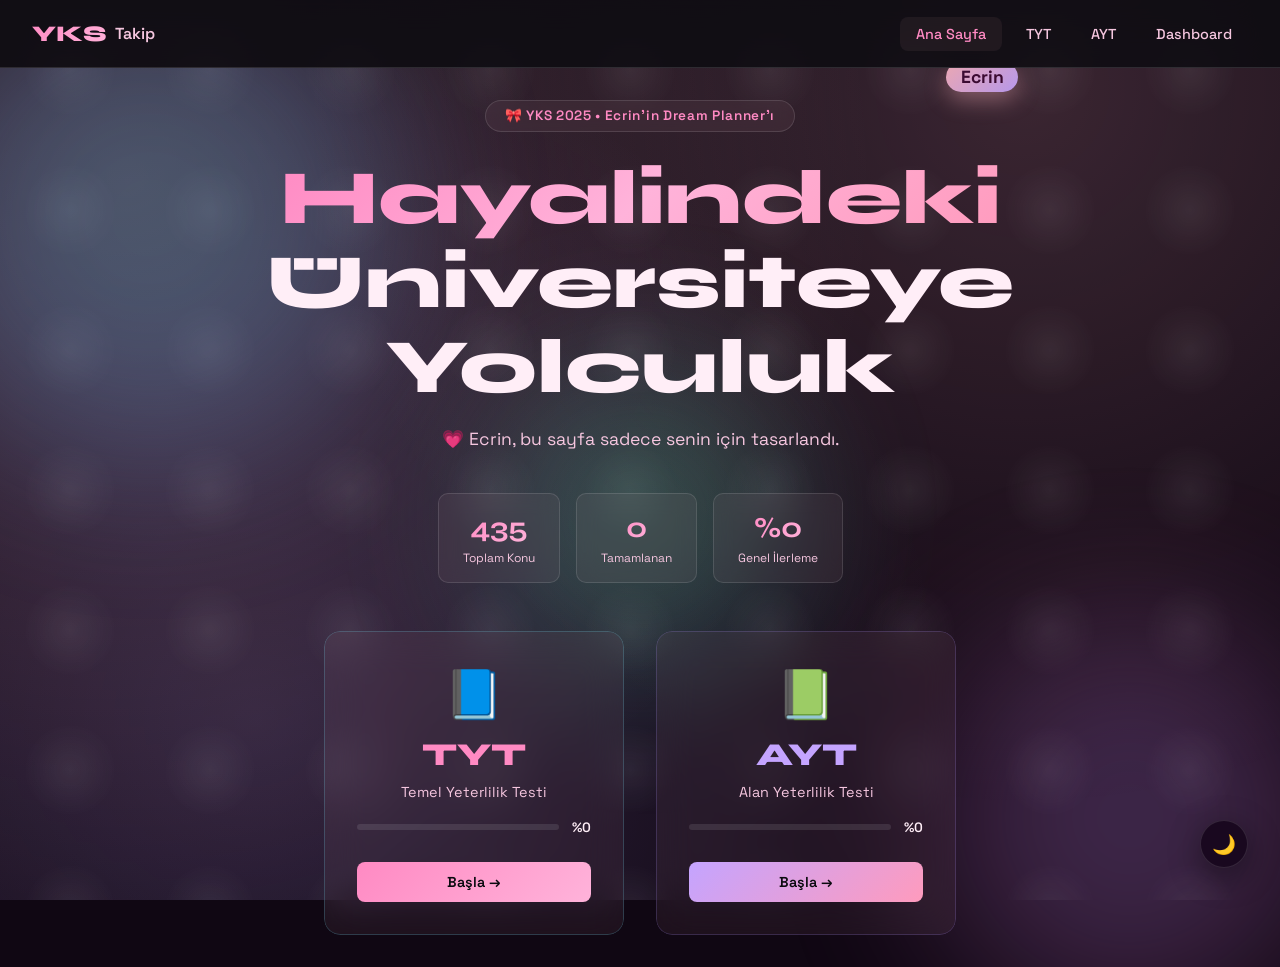
<file: siteler/E/yks.html>
<!DOCTYPE html>
<html lang="tr" data-theme="dark">
<head>
  <meta charset="UTF-8" />
  <meta name="viewport" content="width=device-width, initial-scale=1.0" />
  <title>YKS Konu Takip</title>
  <link rel="preconnect" href="https://fonts.googleapis.com" />
  <link rel="preconnect" href="https://fonts.gstatic.com" crossorigin />
  <link href="https://fonts.googleapis.com/css2?family=Space+Grotesk:wght@300;400;500;600;700&family=Syne:wght@400;600;700;800&display=swap" rel="stylesheet" />
  <link rel="stylesheet" href="style.css" />
</head>
<body>

  <!-- Theme Toggle -->
  <button class="theme-toggle" id="themeToggle" aria-label="Tema Değiştir">
    <span class="theme-icon">🌙</span>
  </button>

  <!-- Navigation -->
  <nav class="navbar" id="navbar">
    <div class="nav-brand" onclick="showPage('home')">
      <span class="nav-logo">YKS</span>
      <span class="nav-text">Takip</span>
    </div>
    <div class="nav-links">
      <button class="nav-btn active" data-page="home" onclick="showPage('home')">Ana Sayfa</button>
      <button class="nav-btn" data-page="tyt" onclick="showPage('tyt')">TYT</button>
      <button class="nav-btn" data-page="ayt" onclick="showPage('ayt')">AYT</button>
      <button class="nav-btn" data-page="dashboard" onclick="showPage('dashboard')">Dashboard</button>
    </div>
    <button class="hamburger" id="hamburger" aria-label="Menü">
      <span></span><span></span><span></span>
    </button>
  </nav>

  <!-- Mobile Menu -->
  <div class="mobile-menu" id="mobileMenu">
    <button onclick="showPage('home'); closeMobileMenu()">Ana Sayfa</button>
    <button onclick="showPage('tyt'); closeMobileMenu()">TYT</button>
    <button onclick="showPage('ayt'); closeMobileMenu()">AYT</button>
    <button onclick="showPage('dashboard'); closeMobileMenu()">Dashboard</button>
  </div>

  <!-- ======= HOME PAGE ======= -->
  <div class="page active" id="page-home">
    <div class="hero">
      <div class="hero-bg">
        <div class="blob blob1"></div>
        <div class="blob blob2"></div>
        <div class="blob blob3"></div>
      </div>
      <div class="hero-content">
        <div class="hero-badge">🎀 YKS 2025 • Ecrin'in Dream Planner'ı</div>
        <h1 class="hero-title">
          <span class="gradient-text">Hayalindeki</span><br/>
          Üniversiteye Yolculuk
        </h1>
        <p class="hero-subtitle">💗 Ecrin, bu sayfa sadece senin için tasarlandı.</p>

        <div class="home-stats" id="homeStats">
          <div class="stat-card">
            <span class="stat-val" id="homeTotalTopics">0</span>
            <span class="stat-lbl">Toplam Konu</span>
          </div>
          <div class="stat-card">
            <span class="stat-val" id="homeCompletedTopics">0</span>
            <span class="stat-lbl">Tamamlanan</span>
          </div>
          <div class="stat-card">
            <span class="stat-val" id="homePercent">%0</span>
            <span class="stat-lbl">Genel İlerleme</span>
          </div>
        </div>

        <div class="exam-cards">
          <div class="exam-card tyt-card" onclick="showPage('tyt')">
            <div class="exam-card-glow"></div>
            <div class="exam-card-inner">
              <div class="exam-icon">📘</div>
              <h2>TYT</h2>
              <p>Temel Yeterlilik Testi</p>
              <div class="exam-progress-wrap">
                <div class="exam-progress-bar">
                  <div class="exam-progress-fill" id="tytHomeProgress"></div>
                </div>
                <span class="exam-percent" id="tytHomePercent">%0</span>
              </div>
              <button class="exam-btn">Başla <span class="arrow">→</span></button>
            </div>
          </div>

          <div class="exam-card ayt-card" onclick="showPage('ayt')">
            <div class="exam-card-glow"></div>
            <div class="exam-card-inner">
              <div class="exam-icon">📗</div>
              <h2>AYT</h2>
              <p>Alan Yeterlilik Testi</p>
              <div class="exam-progress-wrap">
                <div class="exam-progress-bar">
                  <div class="exam-progress-fill" id="aytHomeProgress"></div>
                </div>
                <span class="exam-percent" id="aytHomePercent">%0</span>
              </div>
              <button class="exam-btn">Başla <span class="arrow">→</span></button>
            </div>
          </div>
        </div>
      </div>
    </div>
  </div>

  <!-- ======= TYT PAGE ======= -->
  <div class="page" id="page-tyt">
    <div class="subjects-page">
      <div class="page-header">
        <button class="back-btn" onclick="showPage('home')">← Geri</button>
        <div>
          <h1>📘 TYT <span class="gradient-text">Dersleri</span></h1>
          <p>Temel Yeterlilik Testi konu takibi</p>
        </div>
        <div class="page-overall">
          <div class="overall-circle" id="tytOverallCircle">
            <svg viewBox="0 0 36 36">
              <circle cx="18" cy="18" r="15.9" fill="none" stroke="rgba(255,255,255,0.1)" stroke-width="3"/>
              <circle cx="18" cy="18" r="15.9" fill="none" stroke="url(#tytGrad)" stroke-width="3"
                stroke-dasharray="0 100" stroke-linecap="round" id="tytOverallArc"
                transform="rotate(-90 18 18)"/>
              <defs>
                <linearGradient id="tytGrad" x1="0%" y1="0%" x2="100%" y2="0%">
                  <stop offset="0%" stop-color="#6ee7f7"/>
                  <stop offset="100%" stop-color="#818cf8"/>
                </linearGradient>
              </defs>
            </svg>
            <span id="tytOverallPct">0%</span>
          </div>
          <span>TYT Genel</span>
        </div>
      </div>
      <!-- TYT Arama & Filtreleme -->
      <div class="subjects-filters">
        <input type="text" id="tytSearch" class="filter-input" placeholder="🔍 Konu ara...">
        <select id="tytFilterSubject" class="filter-select">
          <option value="">Tüm Dersler</option>
        </select>
      </div>
      <div class="subjects-container" id="tytSubjects"></div>
    </div>
  </div>

  <!-- ======= AYT PAGE ======= -->
  <div class="page" id="page-ayt">
    <div class="subjects-page">
      <div class="page-header">
        <button class="back-btn" onclick="showPage('home')">← Geri</button>
        <div>
          <h1>📗 AYT <span class="gradient-text">Dersleri</span></h1>
          <p>Alan Yeterlilik Testi konu takibi</p>
        </div>
        <div class="page-overall">
          <div class="overall-circle" id="aytOverallCircle">
            <svg viewBox="0 0 36 36">
              <circle cx="18" cy="18" r="15.9" fill="none" stroke="rgba(255,255,255,0.1)" stroke-width="3"/>
              <circle cx="18" cy="18" r="15.9" fill="none" stroke="url(#aytGrad)" stroke-width="3"
                stroke-dasharray="0 100" stroke-linecap="round" id="aytOverallArc"
                transform="rotate(-90 18 18)"/>
              <defs>
                <linearGradient id="aytGrad" x1="0%" y1="0%" x2="100%" y2="0%">
                  <stop offset="0%" stop-color="#a78bfa"/>
                  <stop offset="100%" stop-color="#f472b6"/>
                </linearGradient>
              </defs>
            </svg>
            <span id="aytOverallPct">0%</span>
          </div>
          <span>AYT Genel</span>
        </div>
      </div>
      <div class="ayt-track-card" id="aytTrackCard">
        <div class="ayt-track-top">
          <div>
            <div class="ayt-track-title">AYT Alan Seçimi</div>
            <div class="ayt-track-subtitle">Sayısal / Eşit Ağırlık / Sözel seç ve sadece o alanın derslerini gör.</div>
          </div>
          <button class="ayt-track-reset" id="aytTrackResetBtn" type="button">Alanı Değiştir</button>
        </div>
        <div class="ayt-track-buttons" role="tablist" aria-label="AYT Alan Seçimi">
          <button class="ayt-track-btn" type="button" data-track="sayisal">🔵 Sayısal</button>
          <button class="ayt-track-btn" type="button" data-track="esitagirlik">🟣 Eşit Ağırlık</button>
          <button class="ayt-track-btn" type="button" data-track="sozel">🟢 Sözel</button>
        </div>
        <div class="ayt-track-hint" id="aytTrackHint"></div>
      </div>
      <!-- AYT Arama & Filtreleme -->
      <div class="subjects-filters">
        <input type="text" id="aytSearch" class="filter-input" placeholder="🔍 Konu ara...">
        <select id="aytFilterSubject" class="filter-select">
          <option value="">Tüm Dersler</option>
        </select>
      </div>
      <div class="subjects-container" id="aytSubjects"></div>
    </div>
  </div>

  <!-- ======= DASHBOARD PAGE ======= -->
  <div class="page" id="page-dashboard">
    <div class="dashboard-page">
      <div class="page-header">
        <button class="back-btn" onclick="showPage('home')">← Geri</button>
        <div>
          <h1>📊 <span class="gradient-text">Dashboard</span></h1>
          <p>Ecrin'in genel ilerleme durumu ve küçük başarı istatistikleri</p>
        </div>
        <button class="reset-btn" onclick="confirmReset()">🗑️ Sıfırla</button>
      </div>

      <div class="dash-stats">
        <div class="dash-stat-card">
          <div class="dash-stat-icon">📚</div>
          <div class="dash-stat-val" id="dashTotal">0</div>
          <div class="dash-stat-lbl">Toplam Konu</div>
        </div>
        <div class="dash-stat-card">
          <div class="dash-stat-icon">✅</div>
          <div class="dash-stat-val" id="dashCompleted">0</div>
          <div class="dash-stat-lbl">Tamamlanan</div>
        </div>
        <div class="dash-stat-card">
          <div class="dash-stat-icon">⏳</div>
          <div class="dash-stat-val" id="dashRemaining">0</div>
          <div class="dash-stat-lbl">Kalan</div>
        </div>
        <div class="dash-stat-card highlight">
          <div class="dash-stat-icon">🎯</div>
          <div class="dash-stat-val" id="dashPercent">%0</div>
          <div class="dash-stat-lbl">Genel İlerleme</div>
        </div>
      </div>

      <div class="dash-charts">
        <div class="dash-chart-card">
          <h3>TYT İlerleme</h3>
          <div class="big-circle-wrap">
            <svg viewBox="0 0 120 120" class="big-circle">
              <circle cx="60" cy="60" r="50" fill="none" stroke="rgba(255,255,255,0.08)" stroke-width="8"/>
              <circle cx="60" cy="60" r="50" fill="none" stroke="url(#dashTytGrad)" stroke-width="8"
                stroke-dasharray="0 314" stroke-linecap="round" id="dashTytArc"
                transform="rotate(-90 60 60)"/>
              <defs>
                <linearGradient id="dashTytGrad" x1="0%" y1="0%" x2="100%" y2="0%">
                  <stop offset="0%" stop-color="#6ee7f7"/>
                  <stop offset="100%" stop-color="#818cf8"/>
                </linearGradient>
              </defs>
            </svg>
            <div class="big-circle-label">
              <span class="big-pct" id="dashTytPct">0%</span>
              <span>TYT</span>
            </div>
          </div>
        </div>
        <div class="dash-chart-card">
          <h3>AYT İlerleme</h3>
          <div class="big-circle-wrap">
            <svg viewBox="0 0 120 120" class="big-circle">
              <circle cx="60" cy="60" r="50" fill="none" stroke="rgba(255,255,255,0.08)" stroke-width="8"/>
              <circle cx="60" cy="60" r="50" fill="none" stroke="url(#dashAytGrad)" stroke-width="8"
                stroke-dasharray="0 314" stroke-linecap="round" id="dashAytArc"
                transform="rotate(-90 60 60)"/>
              <defs>
                <linearGradient id="dashAytGrad" x1="0%" y1="0%" x2="100%" y2="0%">
                  <stop offset="0%" stop-color="#a78bfa"/>
                  <stop offset="100%" stop-color="#f472b6"/>
                </linearGradient>
              </defs>
            </svg>
            <div class="big-circle-label">
              <span class="big-pct" id="dashAytPct">0%</span>
              <span>AYT</span>
            </div>
          </div>
        </div>
      </div>
      
      <div class="dash-subjects-header">
        <h3>📊 Ders Bazlı İlerleme</h3>
        <div class="dash-subject-filters">
          <button class="dash-filter-chip active" data-filter="all" onclick="setSubjectFilter('all')">Hepsi</button>
          <button class="dash-filter-chip" data-filter="tyt" onclick="setSubjectFilter('tyt')">Sadece TYT</button>
          <button class="dash-filter-chip" data-filter="ayt" onclick="setSubjectFilter('ayt')">Sadece AYT</button>
        </div>
      </div>

      <div class="dash-subjects-progress" id="dashSubjectsProgress"></div>

      <!-- YKS Takvim Alanı -->
      <div class="yks-calendar-wrapper">
        <div class="yks-calendar-main">
          <div class="yks-calendar-header">
            <button class="cal-nav-btn" onclick="changeCalendarMonth(-1)">‹</button>
            <div class="cal-month-label" id="calendarMonthLabel">Ay 2025</div>
            <button class="cal-nav-btn" onclick="changeCalendarMonth(1)">›</button>
          </div>
          <div class="cal-legend">
            <span class="dot tyt"></span> TYT Sınav Günü
            <span class="dot ayt"></span> AYT Sınav Günü
            <span class="dot today"></span> Bugün
          </div>
          <div class="cal-grid" id="calendarGrid"></div>
          <div class="cal-countdown" id="calendarCountdown"></div>
        </div>
        <div class="yks-calendar-side">
          <h3 class="cal-side-title">📒 Günlük Çalışma Notları</h3>
          <p class="cal-selected-date" id="calendarSelectedDate"></p>
          <textarea id="calendarNoteInput" class="cal-note-input" rows="4" placeholder="Bugün ne çalıştığını, nasıl geçtiğini kısaca yaz..."></textarea>
          <button class="cal-save-btn" onclick="saveCalendarNote()">Notu Kaydet</button>
          <ul class="cal-notes-list" id="calendarNotesList"></ul>
          <button class="cal-export-btn" onclick="exportCalendarNotesPDF()">📄 Tüm Notları PDF Olarak İndir</button>
        </div>
      </div>
    </div>
  </div>

  <!-- Topic Modal -->
  <div class="modal-overlay" id="modalOverlay" onclick="closeModal(event)">
    <div class="modal" id="topicModal">
      <button class="modal-close" onclick="closeTopicModal()">✕</button>
      <h2 class="modal-title" id="modalTitle">Konu Detayı</h2>
      <div class="modal-stars" id="modalStars"></div>
      <div class="modal-video" id="modalVideo"></div>
      <div class="modal-topic-stats">
        <div class="modal-field">
          <label for="modalWrong">Yanlış Soru</label>
          <input type="number" id="modalWrong" min="0" value="0">
        </div>
        <div class="modal-field">
          <label for="modalBlank">Boş Soru</label>
          <input type="number" id="modalBlank" min="0" value="0">
        </div>
        <button class="modal-small-btn" onclick="saveTopicStats()">📉 Yanlış / Boş Kaydet</button>
      </div>
      <div class="modal-actions">
        <button class="modal-pdf-btn" id="modalPdfBtn" onclick="openPDF()">📄 PDF Konu Özeti</button>
        <button class="modal-complete-btn" id="modalCompleteBtn" onclick="toggleCompleteFromModal()">✅ Tamamlandı İşaretle</button>
      </div>
    </div>
  </div>

  <!-- Toast -->
  <div class="toast" id="toast"></div>

  <!-- Reset Confirm -->
  <div class="confirm-overlay" id="confirmOverlay">
    <div class="confirm-box">
      <h3>⚠️ Emin misin?</h3>
      <p>Tüm ilerleme verilerini sıfırlamak istediğine emin misin? Bu işlem geri alınamaz.</p>
      <div class="confirm-btns">
        <button onclick="cancelReset()">İptal</button>
        <button class="confirm-danger" onclick="doReset()">Sıfırla</button>
      </div>
    </div>
  </div>

  <script src="data.js"></script>
  <script src="app.js"></script>
</body>
</html>
</file>
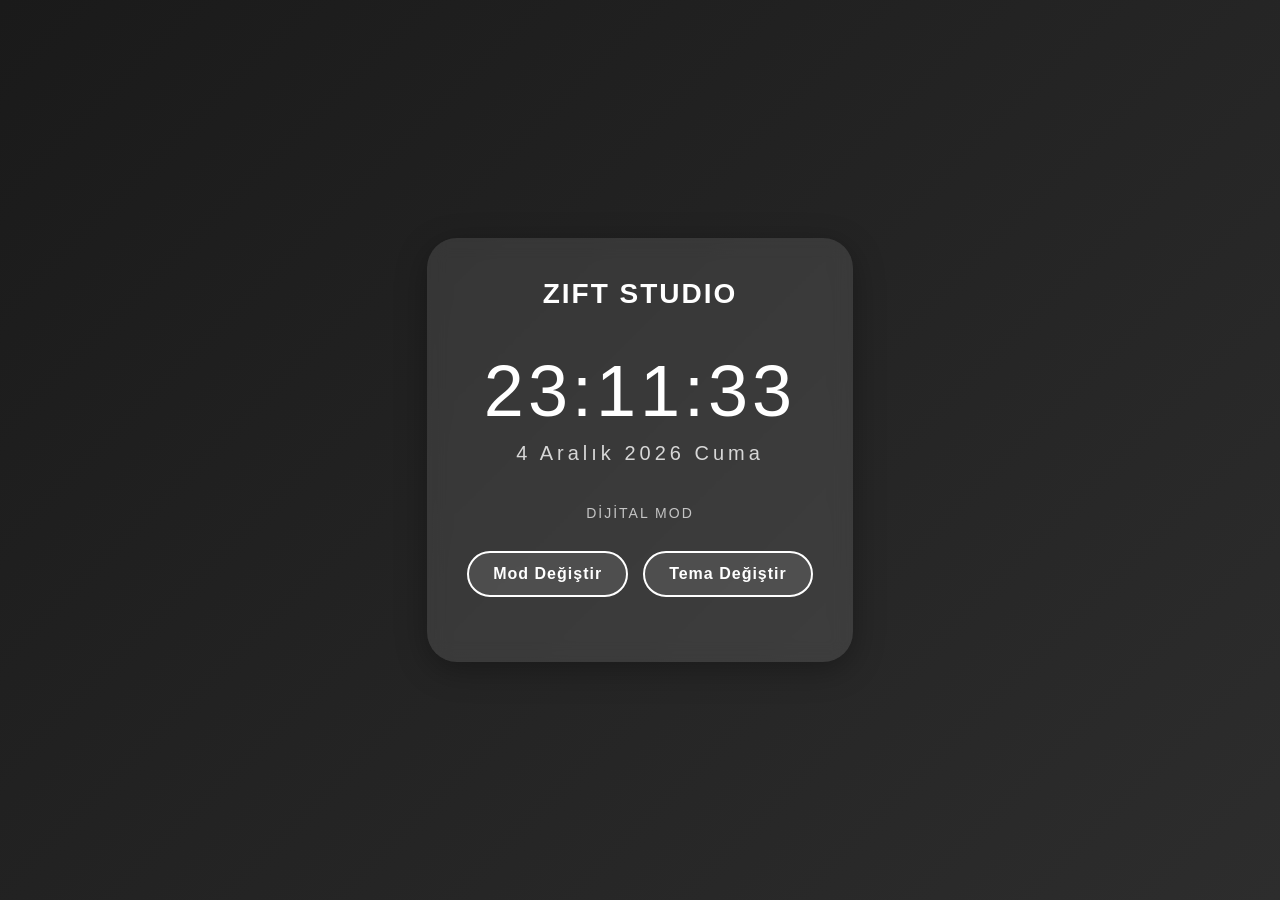
<file: siteler/Eksik Sayfalar/clock.html>
<!DOCTYPE html>
<html lang="tr">
<head>
    <meta charset="UTF-8">
    <meta name="viewport" content="width=device-width, initial-scale=1.0">
    <title>Zift Studio - Saat</title>
    
    <script async src="https://pagead2.googlesyndication.com/pagead/js/adsbygoogle.js?client=ca-pub-3840256145402837" crossorigin="anonymous"></script>
    <style>
        * {
            margin: 0;
            padding: 0;
            box-sizing: border-box;
        }

        body {
            font-family: 'Segoe UI', Tahoma, Geneva, Verdana, sans-serif;
            display: flex;
            justify-content: center;
            align-items: center;
            min-height: 100vh;
            transition: background 0.5s ease;
            overflow: hidden;
        }

        /* Temalar */
        body.theme-black {
            background: linear-gradient(135deg, #1a1a1a 0%, #2d2d2d 100%);
            color: #ffffff;
        }

        body.theme-white {
            background: linear-gradient(135deg, #f5f5f5 0%, #e0e0e0 100%);
            color: #333333;
        }

        body.theme-blue {
            background: linear-gradient(135deg, #1e3c72 0%, #2a5298 100%);
            color: #ffffff;
        }

        body.theme-green {
            background: linear-gradient(135deg, #134e4a 0%, #14532d 100%);
            color: #ffffff;
        }

        .container {
            text-align: center;
            padding: 40px;
            background: rgba(255, 255, 255, 0.1);
            backdrop-filter: blur(10px);
            border-radius: 30px;
            box-shadow: 0 8px 32px rgba(0, 0, 0, 0.3);
            min-width: 400px;
        }

        .theme-white .container {
            background: rgba(0, 0, 0, 0.05);
        }

        .logo {
            font-size: 28px;
            font-weight: bold;
            margin-bottom: 30px;
            letter-spacing: 2px;
        }

        /* Dijital Saat */
        .digital-clock {
            font-size: 72px;
            font-weight: 300;
            letter-spacing: 4px;
            margin: 40px 0;
            font-variant-numeric: tabular-nums;
        }

        .date {
            font-size: 20px;
            opacity: 0.8;
            margin-top: 10px;
        }

        /* Analog Saat */
        .analog-clock {
            width: 300px;
            height: 300px;
            margin: 40px auto;
            position: relative;
            border-radius: 50%;
            background: rgba(255, 255, 255, 0.1);
            border: 8px solid currentColor;
            display: none;
        }

        .analog-clock.active {
            display: block;
        }

        .digital-clock.active {
            display: block;
        }

        .digital-clock:not(.active) {
            display: none;
        }

        .clock-center {
            width: 20px;
            height: 20px;
            background: currentColor;
            border-radius: 50%;
            position: absolute;
            top: 50%;
            left: 50%;
            transform: translate(-50%, -50%);
            z-index: 10;
        }

        .hand {
            position: absolute;
            bottom: 50%;
            left: 50%;
            transform-origin: bottom center;
            background: currentColor;
            border-radius: 10px;
        }

        .hour-hand {
            width: 6px;
            height: 80px;
            margin-left: -3px;
            opacity: 0.8;
        }

        .minute-hand {
            width: 4px;
            height: 110px;
            margin-left: -2px;
            opacity: 0.9;
        }

        .second-hand {
            width: 2px;
            height: 120px;
            margin-left: -1px;
            background: #ff4444;
        }

        /* Saat İşaretleri */
        .clock-number {
            position: absolute;
            font-size: 18px;
            font-weight: bold;
        }

        .clock-number:nth-child(1) { top: 10px; left: 50%; transform: translateX(-50%); }
        .clock-number:nth-child(2) { top: 50%; right: 10px; transform: translateY(-50%); }
        .clock-number:nth-child(3) { bottom: 10px; left: 50%; transform: translateX(-50%); }
        .clock-number:nth-child(4) { top: 50%; left: 10px; transform: translateY(-50%); }

        /* Butonlar */
        .controls {
            display: flex;
            gap: 15px;
            justify-content: center;
            margin-top: 30px;
            flex-wrap: wrap;
        }

        button {
            padding: 12px 24px;
            font-size: 16px;
            border: 2px solid currentColor;
            background: rgba(255, 255, 255, 0.1);
            color: inherit;
            border-radius: 25px;
            cursor: pointer;
            transition: all 0.3s ease;
            font-weight: 600;
            letter-spacing: 1px;
        }

        button:hover {
            background: rgba(255, 255, 255, 0.2);
            transform: translateY(-2px);
            box-shadow: 0 4px 12px rgba(0, 0, 0, 0.2);
        }

        button:active {
            transform: translateY(0);
        }

        .theme-white button {
            background: rgba(0, 0, 0, 0.05);
        }

        .theme-white button:hover {
            background: rgba(0, 0, 0, 0.1);
        }

        .mode-info {
            margin-top: 20px;
            font-size: 14px;
            opacity: 0.7;
            text-transform: uppercase;
            letter-spacing: 2px;
        }
    </style>
</head>
<body class="theme-black">
    <div class="container">
        <div class="logo">ZIFT STUDIO</div>
        
        <!-- Dijital Saat -->
        <div class="digital-clock active" id="digitalClock">
            <div id="time">00:00:00</div>
            <div class="date" id="date"></div>
        </div>

        <!-- Analog Saat -->
        <div class="analog-clock" id="analogClock">
            <div class="clock-number">12</div>
            <div class="clock-number">3</div>
            <div class="clock-number">6</div>
            <div class="clock-number">9</div>
            <div class="hand hour-hand" id="hourHand"></div>
            <div class="hand minute-hand" id="minuteHand"></div>
            <div class="hand second-hand" id="secondHand"></div>
            <div class="clock-center"></div>
        </div>

        <div class="mode-info" id="modeInfo">Dijital Mod</div>

        <div class="controls">
            <button onclick="toggleMode()">Mod Değiştir</button>
            <button onclick="changeTheme()">Tema Değiştir</button>
        </div>

        <!-- Google Ads Reklam Alanı -->
        <div style="margin: 25px 0; text-align: center;">
            <ins class="adsbygoogle"
                 style="display:block"
                 data-ad-client="ca-pub-3840256145402837"
                 data-ad-slot="1234567890"
                 data-ad-format="auto"
                 data-full-width-responsive="true"></ins>
            <script>
                 (adsbygoogle = window.adsbygoogle || []).push({});
            </script>
        </div>
    </div>

    <script>
        let currentMode = 'digital';
        let currentThemeIndex = 0;
        const themes = ['black', 'white', 'blue', 'green'];
        const themeNames = {
            'black': 'Siyah Tema',
            'white': 'Beyaz Tema',
            'blue': 'Mavi Tema',
            'green': 'Yeşil Tema'
        };

        function updateClock() {
            const now = new Date();
            
            // Dijital saat güncelleme
            const hours = String(now.getHours()).padStart(2, '0');
            const minutes = String(now.getMinutes()).padStart(2, '0');
            const seconds = String(now.getSeconds()).padStart(2, '0');
            document.getElementById('time').textContent = `${hours}:${minutes}:${seconds}`;
            
            // Tarih güncelleme
            const options = { weekday: 'long', year: 'numeric', month: 'long', day: 'numeric' };
            document.getElementById('date').textContent = now.toLocaleDateString('tr-TR', options);
            
            // Analog saat güncelleme
            const hourDeg = (now.getHours() % 12) * 30 + now.getMinutes() * 0.5;
            const minuteDeg = now.getMinutes() * 6 + now.getSeconds() * 0.1;
            const secondDeg = now.getSeconds() * 6;
            
            document.getElementById('hourHand').style.transform = `rotate(${hourDeg}deg)`;
            document.getElementById('minuteHand').style.transform = `rotate(${minuteDeg}deg)`;
            document.getElementById('secondHand').style.transform = `rotate(${secondDeg}deg)`;
        }

        function toggleMode() {
            const digitalClock = document.getElementById('digitalClock');
            const analogClock = document.getElementById('analogClock');
            const modeInfo = document.getElementById('modeInfo');
            
            if (currentMode === 'digital') {
                currentMode = 'analog';
                digitalClock.classList.remove('active');
                analogClock.classList.add('active');
                modeInfo.textContent = 'Analog Mod';
            } else {
                currentMode = 'digital';
                digitalClock.classList.add('active');
                analogClock.classList.remove('active');
                modeInfo.textContent = 'Dijital Mod';
            }
        }

        function changeTheme() {
            currentThemeIndex = (currentThemeIndex + 1) % themes.length;
            const newTheme = themes[currentThemeIndex];
            
            // Tüm tema sınıflarını kaldır
            themes.forEach(theme => {
                document.body.classList.remove(`theme-${theme}`);
            });
            
            // Yeni temayı ekle
            document.body.classList.add(`theme-${newTheme}`);
        }

        // Saati her saniye güncelle
        updateClock();
        setInterval(updateClock, 1000);
    </script>
</body>
</html>
</file>
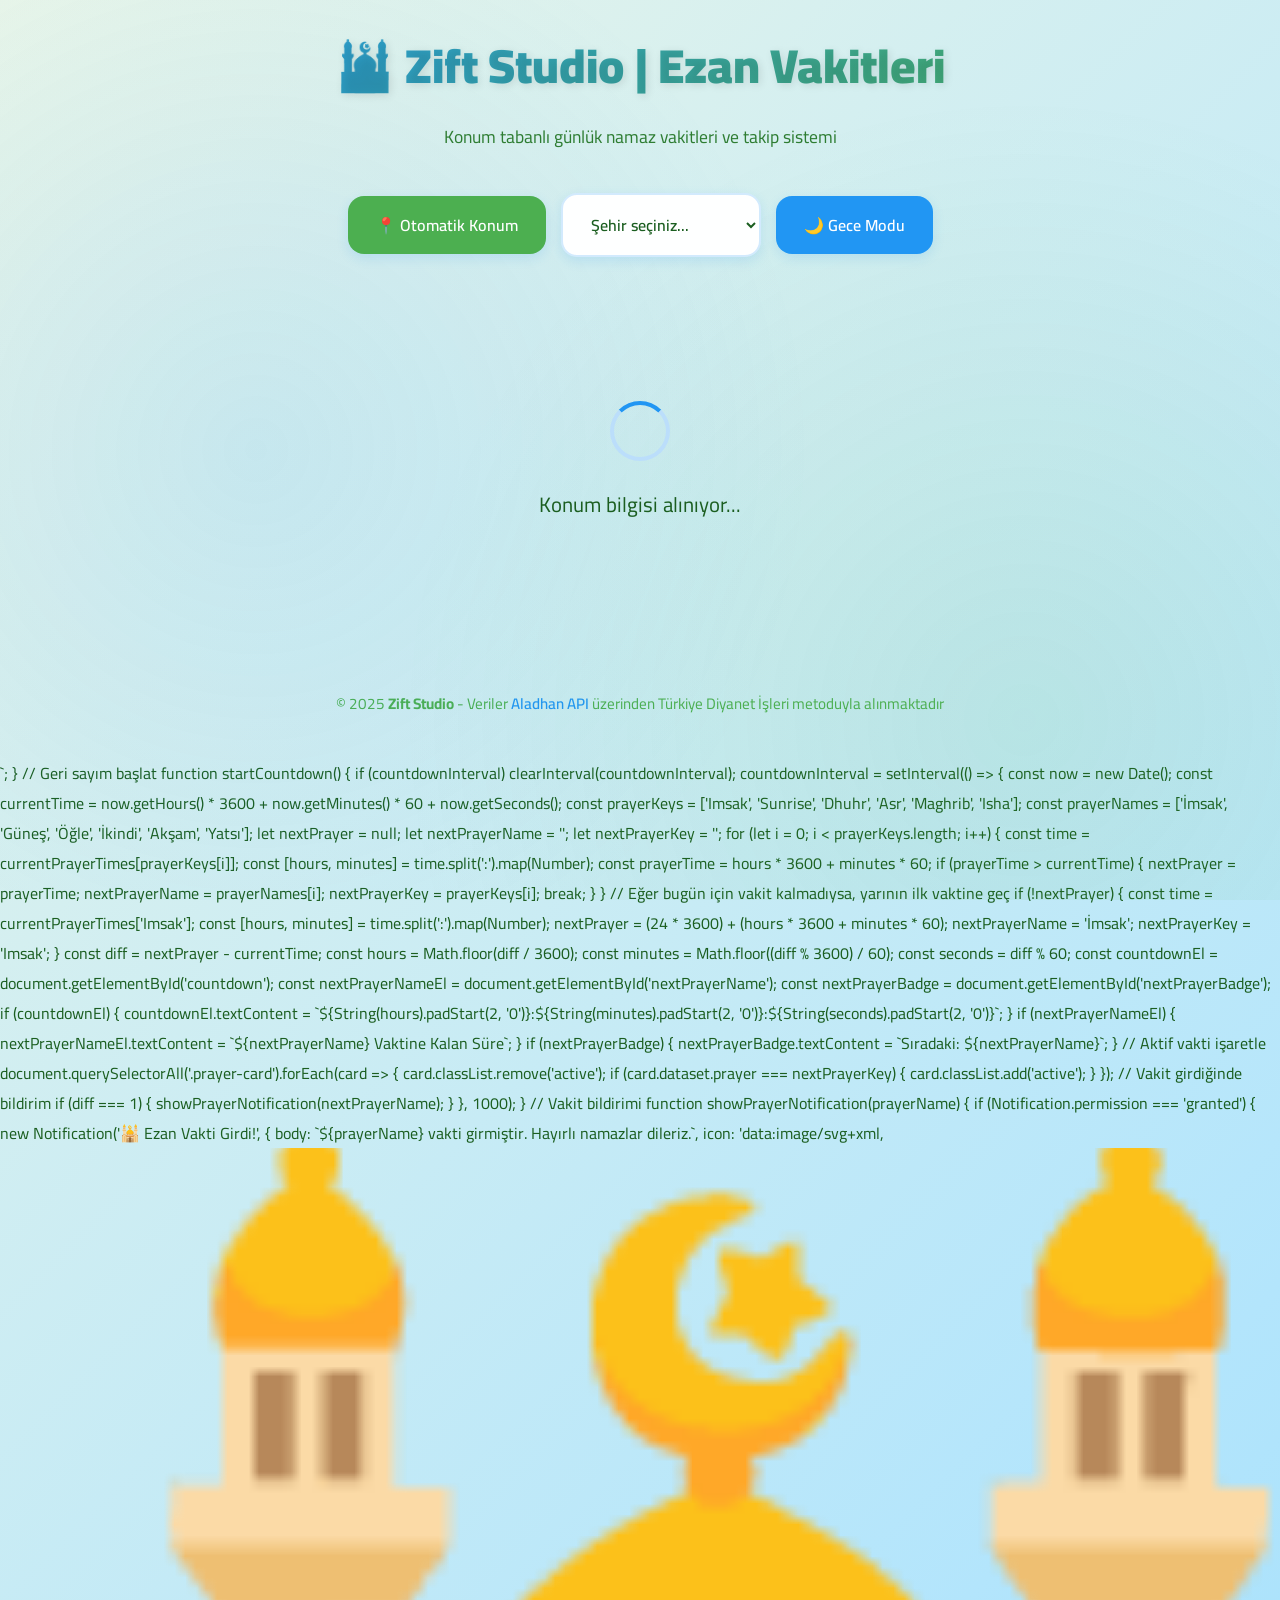
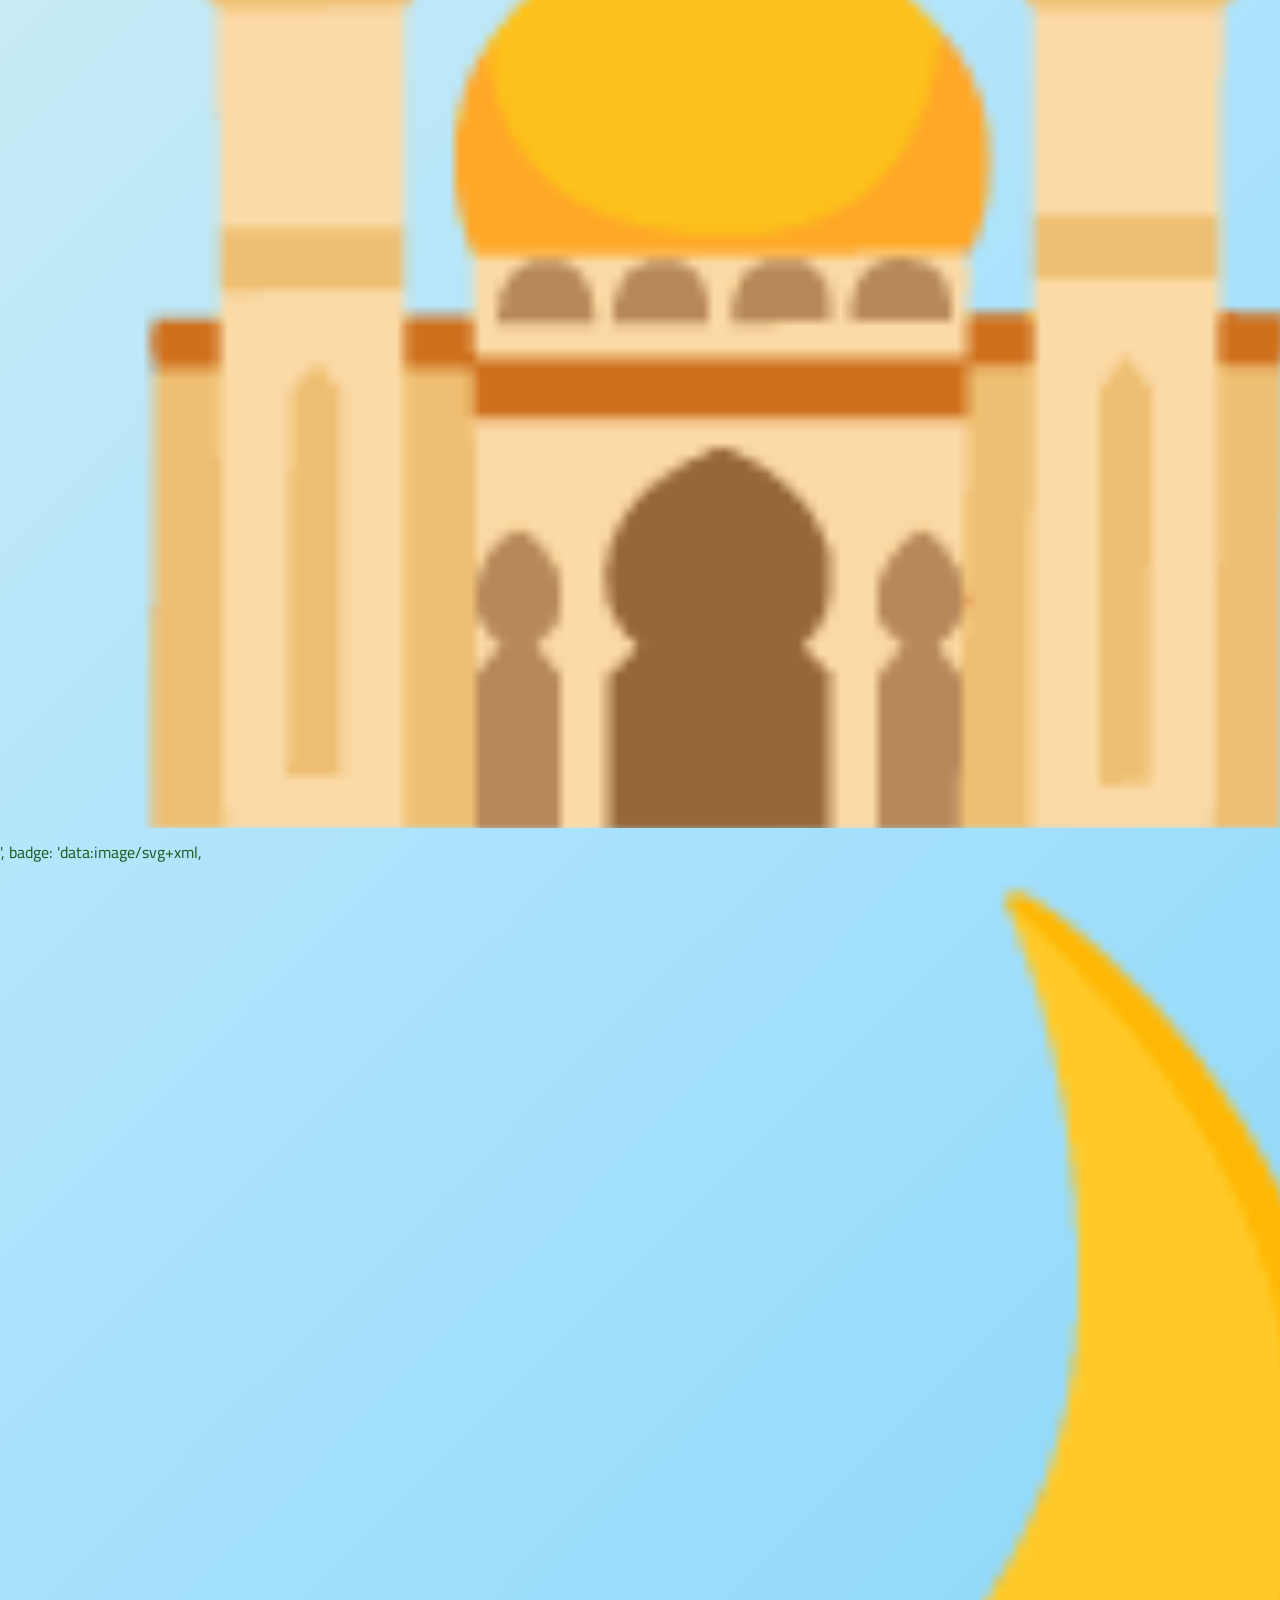
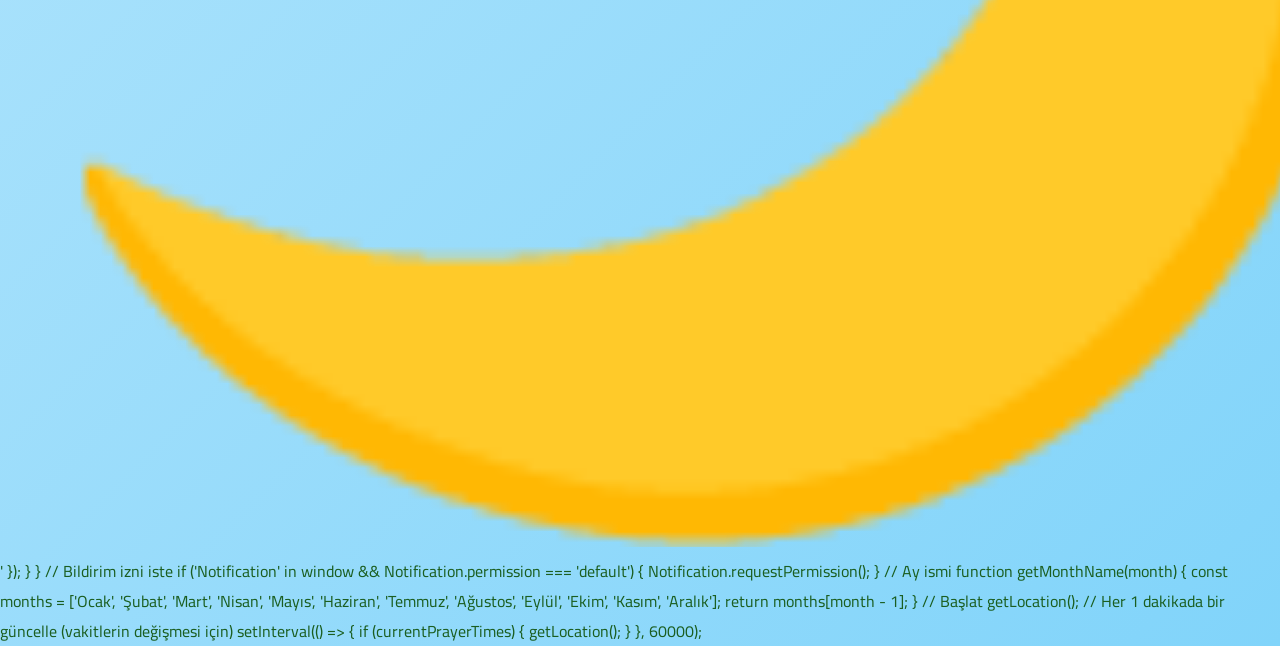
<file: siteler/Eksik Sayfalar/ezan.html>
<!DOCTYPE html>
<html lang="tr">
<head>
    <meta charset="UTF-8">
    <meta name="description" content="Zift Studio, Ezan vakti .">
    <meta name="keywords" content="ezan vakti, sabah namazı, öğle namazı, ikindi namazı, akşam namazı, yatsı namazı, namaz vakti">
    <meta name="viewport" content="width=device-width, initial-scale=1.0">
    <title>Zift Studio | Ezan Vakitleri</title>
    <link rel="icon" href="data:image/svg+xml,<svg xmlns='http://www.w3.org/2000/svg' viewBox='0 0 100 100'><text y='0.9em' font-size='90'>🌙</text></svg>">
    <link href="https://fonts.googleapis.com/css2?family=Cairo:wght@300;400;600;700;900&display=swap" rel="stylesheet">
    
    <script async src="https://pagead2.googlesyndication.com/pagead/js/adsbygoogle.js?client=ca-pub-3840256145402837" crossorigin="anonymous"></script>
    <style>
        * {
            margin: 0;
            padding: 0;
            box-sizing: border-box;
        }

        :root {
            --bg-gradient: linear-gradient(135deg, #e8f5e9 0%, #b3e5fc 50%, #81d4fa 100%);
            --bg-secondary: #f0f9ff;
            --card-bg: rgba(255, 255, 255, 0.98);
            --card-shadow: rgba(33, 150, 243, 0.15);
            --text-primary: #1b5e20;
            --text-secondary: #2e7d32;
            --text-muted: #4caf50;
            --accent: #2196f3;
            --accent-hover: #1976d2;
            --accent-light: #bbdefb;
            --border: rgba(33, 150, 243, 0.2);
            --success: #4caf50;
            --success-hover: #388e3c;
            --glass-bg: rgba(255, 255, 255, 0.85);
            --glass-border: rgba(255, 255, 255, 0.4);
        }

        [data-theme="dark"] {
            --bg-gradient: linear-gradient(135deg, #0a0e27 0%, #1a1f3a 50%, #2d3748 100%);
            --bg-secondary: #0d1117;
            --card-bg: rgba(26, 32, 46, 0.98);
            --card-shadow: rgba(0, 0, 0, 0.5);
            --text-primary: #e5e7eb;
            --text-secondary: #cbd5e1;
            --text-muted: #94a3b8;
            --accent: #3b82f6;
            --accent-hover: #2563eb;
            --accent-light: #1e3a8a;
            --border: rgba(59, 130, 246, 0.3);
            --success: #4ade80;
            --success-hover: #22c55e;
            --glass-bg: rgba(26, 32, 46, 0.85);
            --glass-border: rgba(59, 130, 246, 0.2);
        }

        body {
            font-family: 'Cairo', sans-serif;
            background: var(--bg-gradient);
            color: var(--text-primary);
            min-height: 100vh;
            transition: all 0.4s ease;
            position: relative;
            overflow-x: hidden;
        }

        body::before {
            content: '';
            position: fixed;
            top: 0;
            left: 0;
            width: 100%;
            height: 100%;
            background-image: 
                radial-gradient(circle at 20% 50%, rgba(33, 150, 243, 0.1) 0%, transparent 50%),
                radial-gradient(circle at 80% 80%, rgba(76, 175, 80, 0.1) 0%, transparent 50%);
            z-index: 0;
            pointer-events: none;
        }

        .container {
            max-width: 1400px;
            margin: 0 auto;
            padding: 20px;
            position: relative;
            z-index: 1;
        }

        .header {
            text-align: center;
            margin-bottom: 40px;
            animation: fadeInDown 0.8s ease;
        }

        .header h1 {
            font-size: 3rem;
            font-weight: 900;
            margin-bottom: 10px;
            background: linear-gradient(135deg, var(--accent) 0%, var(--success) 100%);
            -webkit-background-clip: text;
            -webkit-text-fill-color: transparent;
            background-clip: text;
            text-shadow: 2px 2px 8px rgba(0, 0, 0, 0.1);
        }

        [data-theme="dark"] .header h1 {
            background: linear-gradient(135deg, #60a5fa 0%, #4ade80 100%);
            -webkit-background-clip: text;
            -webkit-text-fill-color: transparent;
            background-clip: text;
        }

        .header .subtitle {
            font-size: 1.1rem;
            color: var(--text-secondary);
            font-weight: 400;
        }

        .controls {
            display: flex;
            justify-content: center;
            align-items: center;
            gap: 15px;
            margin-bottom: 40px;
            flex-wrap: wrap;
            animation: fadeIn 1s ease;
        }

        .location-select, .theme-toggle, .auto-location-btn {
            padding: 14px 24px;
            border-radius: 16px;
            border: 2px solid var(--border);
            font-family: 'Cairo', sans-serif;
            font-size: 1rem;
            cursor: pointer;
            transition: all 0.3s ease;
            box-shadow: 0 4px 12px var(--card-shadow);
            font-weight: 600;
        }

        .location-select {
            background: var(--card-bg);
            color: var(--text-primary);
            min-width: 200px;
        }

        .location-select:hover {
            transform: translateY(-2px);
            box-shadow: 0 6px 16px var(--card-shadow);
            border-color: var(--accent);
        }

        .theme-toggle {
            background: var(--accent);
            color: white;
            border: none;
            padding: 14px 28px;
        }

        .theme-toggle:hover {
            background: var(--accent-hover);
            transform: translateY(-2px);
            box-shadow: 0 6px 16px var(--card-shadow);
        }

        .auto-location-btn {
            background: var(--success);
            color: white;
            border: none;
            padding: 14px 28px;
        }

        .auto-location-btn:hover:not(:disabled) {
            background: var(--success-hover);
            transform: translateY(-2px);
            box-shadow: 0 6px 16px var(--card-shadow);
        }

        .auto-location-btn:disabled {
            opacity: 0.6;
            cursor: not-allowed;
        }

        .info-cards {
            display: grid;
            grid-template-columns: repeat(auto-fit, minmax(280px, 1fr));
            gap: 24px;
            margin-bottom: 40px;
            animation: fadeIn 1.2s ease;
        }

        .info-card {
            background: var(--card-bg);
            padding: 28px;
            border-radius: 20px;
            box-shadow: 0 8px 20px var(--card-shadow);
            text-align: center;
            transition: all 0.3s ease;
            border: 1px solid var(--border);
            backdrop-filter: blur(10px);
        }

        .info-card:hover {
            transform: translateY(-8px);
            box-shadow: 0 12px 28px var(--card-shadow);
        }

        .info-card .icon {
            font-size: 2.5rem;
            margin-bottom: 12px;
            display: block;
        }

        .info-card h3 {
            font-size: 0.95rem;
            color: var(--text-muted);
            margin-bottom: 12px;
            font-weight: 500;
            text-transform: uppercase;
            letter-spacing: 1px;
        }

        .info-card p {
            font-size: 1.4rem;
            font-weight: 700;
            color: var(--text-primary);
        }

        .countdown-section {
            background: var(--glass-bg);
            padding: 40px;
            border-radius: 24px;
            box-shadow: 0 12px 32px var(--card-shadow);
            text-align: center;
            margin-bottom: 40px;
            animation: fadeIn 1.4s ease;
            border: 2px solid var(--glass-border);
            backdrop-filter: blur(20px);
            position: relative;
            overflow: hidden;
        }

        .countdown-section::before {
            content: '';
            position: absolute;
            top: 0;
            left: 0;
            right: 0;
            height: 4px;
            background: linear-gradient(90deg, var(--accent), var(--success));
        }

        .countdown-section h2 {
            font-size: 1.6rem;
            margin-bottom: 24px;
            color: var(--text-primary);
            font-weight: 700;
        }

        .countdown {
            font-size: 3.5rem;
            font-weight: 900;
            background: linear-gradient(135deg, var(--accent) 0%, var(--success) 100%);
            -webkit-background-clip: text;
            -webkit-text-fill-color: transparent;
            background-clip: text;
            letter-spacing: 2px;
        }

        .countdown-labels {
            display: flex;
            justify-content: center;
            gap: 40px;
            margin-top: 16px;
        }

        .countdown-label {
            font-size: 0.9rem;
            color: var(--text-muted);
            font-weight: 500;
        }

        .prayer-times {
            display: grid;
            grid-template-columns: repeat(auto-fit, minmax(200px, 1fr));
            gap: 24px;
            animation: fadeInUp 1.6s ease;
            margin-bottom: 40px;
        }

        .prayer-card {
            background: var(--card-bg);
            padding: 32px 24px;
            border-radius: 20px;
            box-shadow: 0 8px 20px var(--card-shadow);
            text-align: center;
            transition: all 0.4s ease;
            position: relative;
            overflow: hidden;
            border: 2px solid transparent;
            cursor: pointer;
        }

        .prayer-card::before {
            content: '';
            position: absolute;
            top: 0;
            left: 0;
            width: 100%;
            height: 5px;
            background: linear-gradient(90deg, var(--accent), var(--success));
            transform: scaleX(0);
            transition: transform 0.4s ease;
        }

        .prayer-card:hover::before {
            transform: scaleX(1);
        }

        .prayer-card:hover {
            transform: translateY(-8px) scale(1.02);
            box-shadow: 0 12px 28px var(--card-shadow);
        }

        .prayer-card.active {
            border-color: var(--accent);
            background: var(--glass-bg);
            backdrop-filter: blur(10px);
            transform: scale(1.05);
            box-shadow: 0 16px 40px var(--card-shadow);
        }

        .prayer-card.active::before {
            transform: scaleX(1);
        }

        .prayer-card.passed {
            opacity: 0.5;
        }

        .prayer-icon {
            font-size: 2.5rem;
            margin-bottom: 16px;
            display: block;
        }

        .prayer-card h3 {
            font-size: 1.2rem;
            margin-bottom: 16px;
            color: var(--text-primary);
            font-weight: 700;
        }

        .prayer-card p {
            font-size: 2.2rem;
            font-weight: 900;
            color: var(--accent);
            letter-spacing: 1px;
        }

        .prayer-card.active p {
            animation: pulse 2s infinite;
        }

        .stats-section {
            display: grid;
            grid-template-columns: repeat(auto-fit, minmax(250px, 1fr));
            gap: 24px;
            margin-bottom: 40px;
            animation: fadeIn 1.8s ease;
        }

        .stat-card {
            background: var(--card-bg);
            padding: 24px;
            border-radius: 20px;
            box-shadow: 0 8px 20px var(--card-shadow);
            border: 1px solid var(--border);
            transition: all 0.3s ease;
        }

        .stat-card:hover {
            transform: translateY(-5px);
            box-shadow: 0 12px 28px var(--card-shadow);
        }

        .stat-card h4 {
            font-size: 0.9rem;
            color: var(--text-muted);
            margin-bottom: 8px;
            text-transform: uppercase;
            letter-spacing: 1px;
        }

        .stat-card p {
            font-size: 1.8rem;
            font-weight: 700;
            color: var(--text-primary);
        }

        .loading {
            text-align: center;
            padding: 80px 20px;
            color: var(--text-primary);
            font-size: 1.3rem;
        }

        .spinner {
            border: 4px solid var(--accent-light);
            border-top: 4px solid var(--accent);
            border-radius: 50%;
            width: 60px;
            height: 60px;
            animation: spin 1s linear infinite;
            margin: 24px auto;
        }

        .next-prayer-indicator {
            display: inline-block;
            padding: 6px 16px;
            background: linear-gradient(135deg, var(--accent), var(--success));
            color: white;
            border-radius: 20px;
            font-size: 0.85rem;
            font-weight: 600;
            margin-bottom: 12px;
            text-transform: uppercase;
            letter-spacing: 1px;
        }

        footer {
            text-align: center;
            padding: 40px 20px;
            color: var(--text-muted);
            font-size: 0.95rem;
            animation: fadeIn 2s ease;
        }

        footer a {
            color: var(--accent);
            text-decoration: none;
            font-weight: 600;
            transition: color 0.3s ease;
        }

        footer a:hover {
            color: var(--accent-hover);
        }

        @keyframes spin {
            0% { transform: rotate(0deg); }
            100% { transform: rotate(360deg); }
        }

        @keyframes fadeIn {
            from { opacity: 0; }
            to { opacity: 1; }
        }

        @keyframes fadeInDown {
            from { opacity: 0; transform: translateY(-40px); }
            to { opacity: 1; transform: translateY(0); }
        }

        @keyframes fadeInUp {
            from { opacity: 0; transform: translateY(40px); }
            to { opacity: 1; transform: translateY(0); }
        }

        @keyframes pulse {
            0%, 100% { opacity: 1; }
            50% { opacity: 0.7; }
        }

        @media (max-width: 768px) {
            .header h1 {
                font-size: 2rem;
            }

            .countdown {
                font-size: 2.5rem;
            }

            .prayer-times {
                grid-template-columns: repeat(2, 1fr);
            }

            .info-cards {
                grid-template-columns: 1fr;
            }

            .controls {
                flex-direction: column;
                width: 100%;
            }

            .location-select, .theme-toggle, .auto-location-btn {
                width: 100%;
            }
        }

        @media (max-width: 480px) {
            .header h1 {
                font-size: 1.6rem;
            }

            .countdown {
                font-size: 2rem;
            }

            .prayer-card p {
                font-size: 1.8rem;
            }
        }
    </style>
</head>
<body data-theme="light">
    <div class="container">
        <div class="header">
            <h1>🕌 Zift Studio | Ezan Vakitleri</h1>
            <p class="subtitle">Konum tabanlı günlük namaz vakitleri ve takip sistemi</p>
        </div>

        <div class="controls">
            <button class="auto-location-btn" id="autoLocationBtn">📍 Otomatik Konum</button>
            <select class="location-select" id="citySelect">
                <option value="">Şehir seçiniz...</option>
            </select>
            <button class="theme-toggle" id="themeToggle">🌙 Gece Modu</button>
        </div>

        <div id="content" class="loading">
            <div class="spinner"></div>
            <p>Konum bilgisi alınıyor...</p>
        </div>
    </div>

    <!-- Google Ads Reklam Alanı (Footer Üstü) -->
    <div style="margin: 25px 0; text-align: center; max-width: 728px; margin-left: auto; margin-right: auto;">
        <ins class="adsbygoogle"
             style="display:block"
             data-ad-client="ca-pub-3840256145402837"
             data-ad-slot="1234567891"
             data-ad-format="auto"
             data-full-width-responsive="true"></ins>
        <script>
             (adsbygoogle = window.adsbygoogle || []).push({});
        </script>
    </div>

    <footer>
        <p>© 2025 <strong>Zift Studio</strong> - Veriler <a href="https://aladhan.com" target="_blank">Aladhan API</a> üzerinden Türkiye Diyanet İşleri metoduyla alınmaktadır</p>
    </footer>

    <script>
        const cities = {
            "Adana": { lat: 37.0000, lng: 35.3213 },
            "Adıyaman": { lat: 37.7648, lng: 38.2786 },
            "Afyonkarahisar": { lat: 38.7507, lng: 30.5567 },
            "Ağrı": { lat: 39.7191, lng: 43.0503 },
            "Aksaray": { lat: 38.3687, lng: 34.0370 },
            "Amasya": { lat: 40.6499, lng: 35.8353 },
            "Ankara": { lat: 39.9334, lng: 32.8597 },
            "Antalya": { lat: 36.8969, lng: 30.7133 },
            "Ardahan": { lat: 41.1105, lng: 42.7022 },
            "Artvin": { lat: 41.1828, lng: 41.8183 },
            "Aydın": { lat: 37.8560, lng: 27.8416 },
            "Balıkesir": { lat: 39.6484, lng: 27.8826 },
            "Bartın": { lat: 41.5811, lng: 32.4610 },
            "Batman": { lat: 37.8812, lng: 41.1351 },
            "Bayburt": { lat: 40.2552, lng: 40.2249 },
            "Bilecik": { lat: 40.0567, lng: 30.0665 },
            "Bingöl": { lat: 39.0626, lng: 40.7696 },
            "Bitlis": { lat: 38.3938, lng: 42.1232 },
            "Bolu": { lat: 40.5760, lng: 31.5788 },
            "Burdur": { lat: 37.4613, lng: 30.0665 },
            "Bursa": { lat: 40.1826, lng: 29.0665 },
            "Çanakkale": { lat: 40.1553, lng: 26.4142 },
            "Çankırı": { lat: 40.6013, lng: 33.6134 },
            "Çorum": { lat: 40.5506, lng: 34.9556 },
            "Denizli": { lat: 37.7765, lng: 29.0864 },
            "Diyarbakır": { lat: 37.9144, lng: 40.2306 },
            "Düzce": { lat: 40.8438, lng: 31.1565 },
            "Edirne": { lat: 41.6818, lng: 26.5623 },
            "Elazığ": { lat: 38.6810, lng: 39.2264 },
            "Erzincan": { lat: 39.7500, lng: 39.5000 },
            "Erzurum": { lat: 39.9000, lng: 41.2700 },
            "Eskişehir": { lat: 39.7767, lng: 30.5206 },
            "Gaziantep": { lat: 37.0662, lng: 37.3833 },
            "Giresun": { lat: 40.9128, lng: 38.3895 },
            "Gümüşhane": { lat: 40.4386, lng: 39.5086 },
            "Hakkari": { lat: 37.5744, lng: 43.7408 },
            "Hatay": { lat: 36.4018, lng: 36.3498 },
            "Iğdır": { lat: 39.8880, lng: 44.0048 },
            "Isparta": { lat: 37.7648, lng: 30.5566 },
            "İstanbul": { lat: 41.0082, lng: 28.9784 },
            "İzmir": { lat: 38.4237, lng: 27.1428 },
            "Kahramanmaraş": { lat: 37.5858, lng: 36.9371 },
            "Karabük": { lat: 41.2061, lng: 32.6204 },
            "Karaman": { lat: 37.1759, lng: 33.2287 },
            "Kars": { lat: 40.6167, lng: 43.1000 },
            "Kastamonu": { lat: 41.3887, lng: 33.7827 },
            "Kayseri": { lat: 38.7312, lng: 35.4787 },
            "Kırıkkale": { lat: 39.8468, lng: 33.5153 },
            "Kırklareli": { lat: 41.7333, lng: 27.2167 },
            "Kırşehir": { lat: 39.1425, lng: 34.1709 },
            "Kilis": { lat: 36.7184, lng: 37.1212 },
            "Kocaeli": { lat: 40.8533, lng: 29.8815 },
            "Konya": { lat: 37.8746, lng: 32.4932 },
            "Kütahya": { lat: 39.4242, lng: 29.9833 },
            "Malatya": { lat: 38.3554, lng: 38.3095 },
            "Manisa": { lat: 38.6191, lng: 27.4289 },
            "Mardin": { lat: 37.3212, lng: 40.7245 },
            "Mersin": { lat: 36.8121, lng: 34.6415 },
            "Muğla": { lat: 37.2153, lng: 28.3636 },
            "Muş": { lat: 38.9462, lng: 41.7539 },
            "Nevşehir": { lat: 38.6939, lng: 34.6857 },
            "Niğde": { lat: 37.9667, lng: 34.6833 },
            "Ordu": { lat: 40.9839, lng: 37.8764 },
            "Osmaniye": { lat: 37.2130, lng: 36.1763 },
            "Rize": { lat: 41.0201, lng: 40.5234 },
            "Sakarya": { lat: 40.6940, lng: 30.4358 },
            "Samsun": { lat: 41.2867, lng: 36.3300 },
            "Siirt": { lat: 37.9333, lng: 41.9500 },
            "Sinop": { lat: 42.0231, lng: 35.1531 },
            "Sivas": { lat: 39.7477, lng: 37.0179 },
            "Şanlıurfa": { lat: 37.1591, lng: 38.7969 },
            "Şırnak": { lat: 37.4187, lng: 42.4918 },
            "Tekirdağ": { lat: 40.9833, lng: 27.5167 },
            "Tokat": { lat: 40.3167, lng: 36.5500 },
            "Trabzon": { lat: 41.0015, lng: 39.7178 },
            "Tunceli": { lat: 39.3074, lng: 39.4388 },
            "Uşak": { lat: 38.6823, lng: 29.4082 },
            "Van": { lat: 38.4891, lng: 43.4089 },
            "Yalova": { lat: 40.6500, lng: 29.2667 },
            "Yozgat": { lat: 39.8181, lng: 34.8147 },
            "Zonguldak": { lat: 41.4564, lng: 31.7987 }
        };

        let currentPrayerTimes = null;
        let countdownInterval = null;
        let currentCity = "";

        const themeToggle = document.getElementById('themeToggle');
        const citySelect = document.getElementById('citySelect');
        const autoLocationBtn = document.getElementById('autoLocationBtn');
        const content = document.getElementById('content');

        // Şehir listesini doldur
        Object.keys(cities).sort().forEach(city => {
            const option = document.createElement('option');
            option.value = city;
            option.textContent = city;
            citySelect.appendChild(option);
        });

        // Tema değiştir
        themeToggle.addEventListener('click', () => {
            const currentTheme = document.body.getAttribute('data-theme');
            const newTheme = currentTheme === 'light' ? 'dark' : 'light';
            document.body.setAttribute('data-theme', newTheme);
            themeToggle.textContent = newTheme === 'light' ? '🌙 Gece Modu' : '☀️ Gündüz Modu';
            localStorage.setItem('theme', newTheme);
        });

        // Kayıtlı temayı yükle
        const savedTheme = localStorage.getItem('theme') || 'light';
        document.body.setAttribute('data-theme', savedTheme);
        themeToggle.textContent = savedTheme === 'light' ? '🌙 Gece Modu' : '☀️ Gündüz Modu';

        // Şehir değişikliği
        citySelect.addEventListener('change', (e) => {
            const city = e.target.value;
            if (city && cities[city]) {
                localStorage.setItem('selectedCity', city);
                localStorage.removeItem('autoLocation');
                currentCity = city;
                fetchPrayerTimes(cities[city].lat, cities[city].lng, city);
            }
        });

        // Otomatik konum butonu
        autoLocationBtn.addEventListener('click', () => {
            if (navigator.geolocation) {
                autoLocationBtn.textContent = '📍 Konum alınıyor...';
                autoLocationBtn.disabled = true;
                
                navigator.geolocation.getCurrentPosition(
                    position => {
                        const lat = position.coords.latitude;
                        const lng = position.coords.longitude;
                        localStorage.setItem('autoLocation', 'true');
                        localStorage.removeItem('selectedCity');
                        citySelect.value = "";
                        fetchPrayerTimesWithLocation(lat, lng);
                        autoLocationBtn.textContent = '✓ Konum Bulundu';
                        autoLocationBtn.disabled = false;
                        setTimeout(() => {
                            autoLocationBtn.textContent = '📍 Otomatik Konum';
                        }, 3000);
                    },
                    error => {
                        alert('Konum izni reddedildi veya alınamadı. Lütfen tarayıcınızın konum izinlerini kontrol edin.');
                        autoLocationBtn.textContent = '📍 Otomatik Konum';
                        autoLocationBtn.disabled = false;
                        console.error('Konum hatası:', error);
                    }
                );
            } else {
                alert('Tarayıcınız konum özelliğini desteklemiyor.');
            }
        });

        // Konum al
        function getLocation() {
            const savedCity = localStorage.getItem('selectedCity');
            const autoLocation = localStorage.getItem('autoLocation');
            
            if (savedCity && cities[savedCity] && !autoLocation) {
                citySelect.value = savedCity;
                currentCity = savedCity;
                fetchPrayerTimes(cities[savedCity].lat, cities[savedCity].lng, savedCity);
            } else if (autoLocation === 'true' && navigator.geolocation) {
                navigator.geolocation.getCurrentPosition(
                    position => {
                        const lat = position.coords.latitude;
                        const lng = position.coords.longitude;
                        fetchPrayerTimesWithLocation(lat, lng);
                    },
                    error => {
                        console.error('Konum alınamadı:', error);
                        currentCity = "İstanbul";
                        citySelect.value = "İstanbul";
                        fetchPrayerTimes(cities["İstanbul"].lat, cities["İstanbul"].lng, "İstanbul");
                    }
                );
            } else {
                currentCity = "İstanbul";
                citySelect.value = "İstanbul";
                fetchPrayerTimes(cities["İstanbul"].lat, cities["İstanbul"].lng, "İstanbul");
            }
        }

        // Otomatik konum ile namaz vakitlerini çek
        async function fetchPrayerTimesWithLocation(lat, lng) {
            try {
                const response = await fetch(`https://api.aladhan.com/v1/timings?latitude=${lat}&longitude=${lng}&method=13`);
                const data = await response.json();
                
                if (data.code === 200) {
                    currentPrayerTimes = data.data.timings;
                    const date = data.data.date;
                    const city = "Konumunuz";
                    
                    currentCity = city;
                    
                    displayPrayerTimes(currentPrayerTimes, date, city);
                    startCountdown();
                }
            } catch (error) {
                content.innerHTML = '<p style="color: var(--text-primary);">❌ Veriler yüklenirken hata oluştu. Lütfen tekrar deneyin.</p>';
                console.error('API Hatası:', error);
            }
        }

        // Namaz vakitlerini çek
        async function fetchPrayerTimes(lat, lng, cityName = "") {
            try {
                const response = await fetch(`https://api.aladhan.com/v1/timings?latitude=${lat}&longitude=${lng}&method=13`);
                const data = await response.json();
                
                if (data.code === 200) {
                    currentPrayerTimes = data.data.timings;
                    const date = data.data.date;
                    const city = cityName || data.data.meta.timezone.split('/')[1].replace('_', ' ');
                    
                    if (!cityName) currentCity = city;
                    
                    displayPrayerTimes(currentPrayerTimes, date, city);
                    startCountdown();
                }
            } catch (error) {
                content.innerHTML = '<p style="color: var(--text-primary);">❌ Veriler yüklenirken hata oluştu. Lütfen tekrar deneyin.</p>';
                console.error('API Hatası:', error);
            }
        }

        // Namaz vakitlerini göster
        function displayPrayerTimes(timings, date, city) {
            const prayers = [
                { name: 'İmsak', key: 'Imsak', icon: '🌅' },
                { name: 'Güneş', key: 'Sunrise', icon: '🌄' },
                { name: 'Öğle', key: 'Dhuhr', icon: '☀️' },
                { name: 'İkindi', key: 'Asr', icon: '🌤️' },
                { name: 'Akşam', key: 'Maghrib', icon: '🌆' },
                { name: 'Yatsı', key: 'Isha', icon: '🌙' }
            ];

            const now = new Date();
            const currentTime = now.getHours() * 3600 + now.getMinutes() * 60 + now.getSeconds();

            // Hangi vakitlerin geçtiğini belirle
            const passedPrayers = prayers.map(prayer => {
                const time = timings[prayer.key];
                const [hours, minutes] = time.split(':').map(Number);
                const prayerTime = hours * 3600 + minutes * 60;
                return { ...prayer, passed: prayerTime < currentTime, time: prayerTime };
            });

            // Günün kaçıncı vaktinde olduğumuzu hesapla
            const totalPassed = passedPrayers.filter(p => p.passed).length;
            const progressPercent = (totalPassed / 6) * 100;

            content.innerHTML = `
                <div class="info-cards">
                    <div class="info-card">
                        <span class="icon">📍</span>
                        <h3>Konum</h3>
                        <p>${city}</p>
                    </div>
                    <div class="info-card">
                        <span class="icon">📅</span>
                        <h3>Tarih</h3>
                        <p>${date.gregorian.day} ${getMonthName(date.gregorian.month.number)} ${date.gregorian.year}</p>
                    </div>
                    <div class="info-card">
                        <span class="icon">🌙</span>
                        <h3>Hicri Tarih</h3>
                        <p>${date.hijri.day} ${date.hijri.month.ar} ${date.hijri.year}</p>
                    </div>
                </div>

                <div class="countdown-section">
                    <div class="next-prayer-indicator" id="nextPrayerBadge">Bir Sonraki Vakit</div>
                    <h2 id="nextPrayerName">Yükleniyor...</h2>
                    <div class="countdown" id="countdown">--:--:--</div>
                    <div class="countdown-labels">
                        <span class="countdown-label">Saat</span>
                        <span class="countdown-label">Dakika</span>
                        <span class="countdown-label">Saniye</span>
                    </div>
                </div>

                <div class="prayer-times" id="prayerCards">
                    ${prayers.map(prayer => `
                        <div class="prayer-card ${passedPrayers.find(p => p.key === prayer.key).passed ? 'passed' : ''}" data-prayer="${prayer.key}">
                            <span class="prayer-icon">${prayer.icon}</span>
                            <h3>${prayer.name}</h3>
                            <p>${timings[prayer.key]}</p>
                        </div>
                    `).join('')}
                </div>

                <div class="stats-section">
                    <div class="stat-card">
                        <h4>🕌 Bugünkü İlerleme</h4>
                        <p>${totalPassed}/6 Vakit Geçti</p>
                    </div>
                    <div class="stat-card">
                        <h4>⏰ Gün Durumu</h4>
                        <p>${progressPercent.toFixed(0)}% Tamamlandı</p>
                    </div>
                    <div class="stat-card">
                        <h4>🌍 API Metodu</h4>
                        <p>TR Diyanet</p>
                    </div>
                </div>
                
                <!-- Google Ads Reklam Alanı -->
                <div style="margin: 25px 0; text-align: center;">
                    <ins class="adsbygoogle"
                         style="display:block"
                         data-ad-client="ca-pub-3840256145402837"
                         data-ad-slot="1234567890"
                         data-ad-format="horizontal"
                         data-full-width-responsive="true"></ins>
                    <script>
                         (adsbygoogle = window.adsbygoogle || []).push({});
                    </script>
                </div>
            `;
        }

        // Geri sayım başlat
        function startCountdown() {
            if (countdownInterval) clearInterval(countdownInterval);

            countdownInterval = setInterval(() => {
                const now = new Date();
                const currentTime = now.getHours() * 3600 + now.getMinutes() * 60 + now.getSeconds();

                const prayerKeys = ['Imsak', 'Sunrise', 'Dhuhr', 'Asr', 'Maghrib', 'Isha'];
                const prayerNames = ['İmsak', 'Güneş', 'Öğle', 'İkindi', 'Akşam', 'Yatsı'];

                let nextPrayer = null;
                let nextPrayerName = '';
                let nextPrayerKey = '';

                for (let i = 0; i < prayerKeys.length; i++) {
                    const time = currentPrayerTimes[prayerKeys[i]];
                    const [hours, minutes] = time.split(':').map(Number);
                    const prayerTime = hours * 3600 + minutes * 60;

                    if (prayerTime > currentTime) {
                        nextPrayer = prayerTime;
                        nextPrayerName = prayerNames[i];
                        nextPrayerKey = prayerKeys[i];
                        break;
                    }
                }

                // Eğer bugün için vakit kalmadıysa, yarının ilk vaktine geç
                if (!nextPrayer) {
                    const time = currentPrayerTimes['Imsak'];
                    const [hours, minutes] = time.split(':').map(Number);
                    nextPrayer = (24 * 3600) + (hours * 3600 + minutes * 60);
                    nextPrayerName = 'İmsak';
                    nextPrayerKey = 'Imsak';
                }

                const diff = nextPrayer - currentTime;
                const hours = Math.floor(diff / 3600);
                const minutes = Math.floor((diff % 3600) / 60);
                const seconds = diff % 60;

                const countdownEl = document.getElementById('countdown');
                const nextPrayerNameEl = document.getElementById('nextPrayerName');
                const nextPrayerBadge = document.getElementById('nextPrayerBadge');

                if (countdownEl) {
                    countdownEl.textContent = 
                        `${String(hours).padStart(2, '0')}:${String(minutes).padStart(2, '0')}:${String(seconds).padStart(2, '0')}`;
                }

                if (nextPrayerNameEl) {
                    nextPrayerNameEl.textContent = `${nextPrayerName} Vaktine Kalan Süre`;
                }

                if (nextPrayerBadge) {
                    nextPrayerBadge.textContent = `Sıradaki: ${nextPrayerName}`;
                }

                // Aktif vakti işaretle
                document.querySelectorAll('.prayer-card').forEach(card => {
                    card.classList.remove('active');
                    if (card.dataset.prayer === nextPrayerKey) {
                        card.classList.add('active');
                    }
                });

                // Vakit girdiğinde bildirim
                if (diff === 1) {
                    showPrayerNotification(nextPrayerName);
                }
            }, 1000);
        }

        // Vakit bildirimi
        function showPrayerNotification(prayerName) {
            if (Notification.permission === 'granted') {
                new Notification('🕌 Ezan Vakti Girdi!', {
                    body: `${prayerName} vakti girmiştir. Hayırlı namazlar dileriz.`,
                    icon: 'data:image/svg+xml,<svg xmlns="http://www.w3.org/2000/svg" viewBox="0 0 100 100"><text y="0.9em" font-size="90">🕌</text></svg>',
                    badge: 'data:image/svg+xml,<svg xmlns="http://www.w3.org/2000/svg" viewBox="0 0 100 100"><text y="0.9em" font-size="90">🌙</text></svg>'
                });
            }
        }

        // Bildirim izni iste
        if ('Notification' in window && Notification.permission === 'default') {
            Notification.requestPermission();
        }

        // Ay ismi
        function getMonthName(month) {
            const months = ['Ocak', 'Şubat', 'Mart', 'Nisan', 'Mayıs', 'Haziran', 
                          'Temmuz', 'Ağustos', 'Eylül', 'Ekim', 'Kasım', 'Aralık'];
            return months[month - 1];
        }

        // Başlat
        getLocation();

        // Her 1 dakikada bir güncelle (vakitlerin değişmesi için)
        setInterval(() => {
            if (currentPrayerTimes) {
                getLocation();
            }
        }, 60000);
    </script>
</body>
</html>
</file>
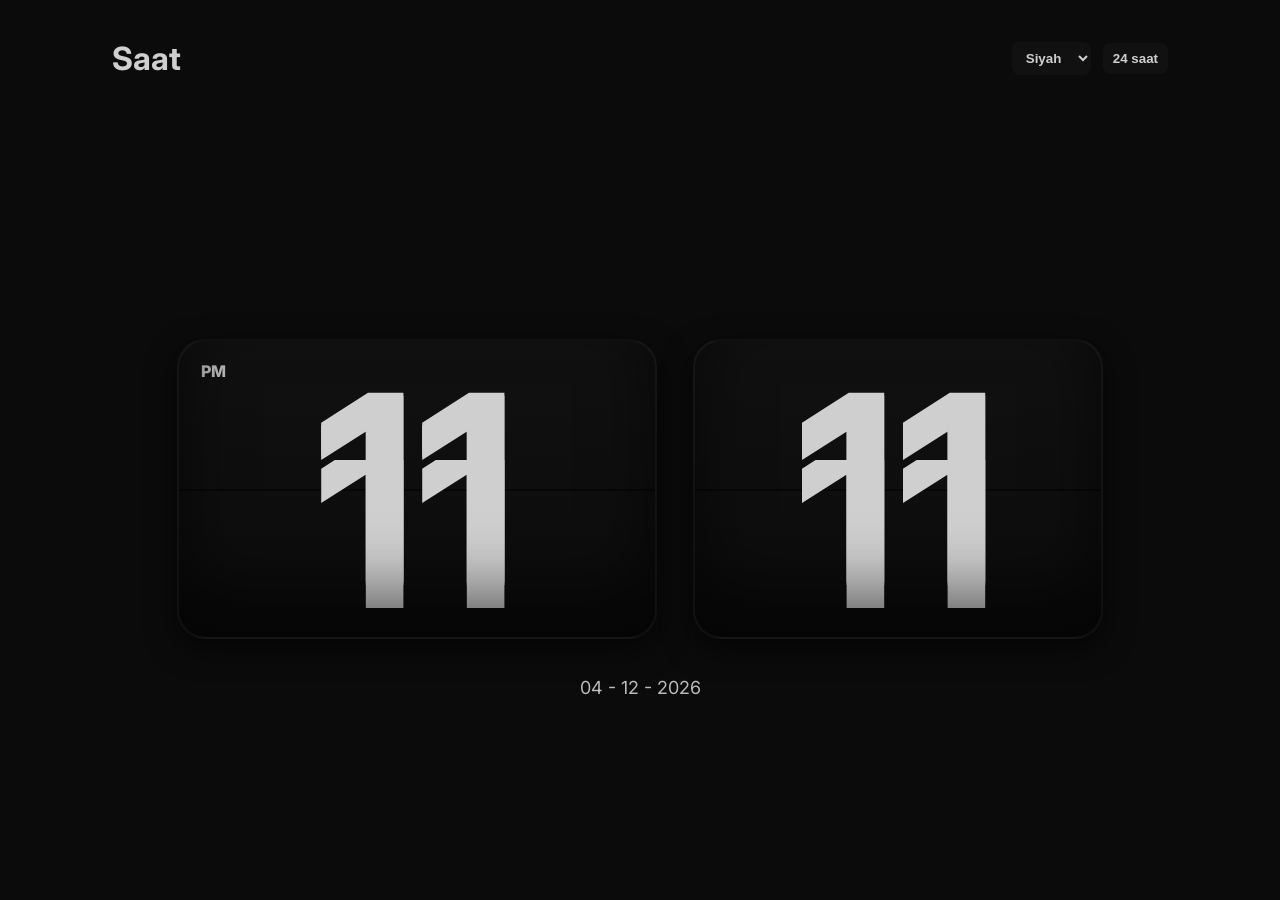
<file: siteler/Eksik Sayfalar/flip.html>
<!doctype html>

<html lang="tr">
<head>
  <meta charset="utf-8" />
  <meta name="viewport" content="width=device-width,initial-scale=1" />
  <title>Flip Clock - ZiftStudio</title>  <link href="https://fonts.googleapis.com/css2?family=Inter:wght@300;400;600;700;800&display=swap" rel="stylesheet">

  <script async src="https://pagead2.googlesyndication.com/pagead/js/adsbygoogle.js?client=ca-pub-3840256145402837" crossorigin="anonymous"></script>
  <style>
:root{
  --bg:#0b0b0b;--card-bg:#111;--text:#cfcfcf;--accent:#444;
}
[data-theme="light"]{--bg:#f5f5f7;--card-bg:#fff;--text:#111;--accent:#ddd}
[data-theme="blue"]{--bg:#0b1420;--card-bg:#08121a;--text:#dbe9ff;--accent:#123a63}
[data-theme="green"]{--bg:#071209;--card-bg:#08120a;--text:#dff7e0;--accent:#134f2f}
*{box-sizing:border-box}html,body{height:100%}
body{margin:0;font-family:Inter,system-ui;background:var(--bg);color:var(--text);display:flex;flex-direction:column;align-items:center}
.topbar{width:100%;max-width:1100px;padding:18px 22px;display:flex;justify-content:space-between;align-items:center}
.controls{display:flex;gap:12px;align-items:center}
.controls select,.controls button{padding:8px 10px;border-radius:8px;border:none;background:var(--card-bg);color:var(--text);font-weight:600;cursor:pointer}
.clock-area{flex:1;display:flex;flex-direction:column;align-items:center;justify-content:center;width:100%}
.flip-clock{display:flex;gap:36px;align-items:center;justify-content:center;max-width:1100px;width:100%;padding:20px}
.card{background:linear-gradient(180deg,var(--card-bg),#0b0b0b);width:46vw;max-width:480px;height:300px;display:flex;align-items:center;justify-content:center;border-radius:28px;position:relative;box-shadow:0 10px 30px rgba(0,0,0,.6);border:2px solid rgba(255,255,255,.02)}
.card.minute{width:32vw;max-width:420px}
.card .ampm{position:absolute;left:22px;top:20px;font-weight:800;opacity:.9}
.panel{position:relative;overflow:hidden;width:100%;height:100%;display:flex;align-items:center;justify-content:center}
.panel .upper,.panel .lower{position:absolute;width:90%;left:5%;text-align:center;font-size:260px;font-weight:700;line-height:.9;color:var(--text)}
.panel .upper{top:10%;transform-origin:center bottom}
.panel .lower{bottom:10%;transform-origin:center top}
.panel::before{content:"";position:absolute;left:0;right:0;top:50%;height:2px;background:rgba(0,0,0,.5)}
.flip{position:absolute;left:5%;width:90%;height:50%;overflow:hidden;backface-visibility:hidden;border-radius:6px}
.top-flip{top:10%;transform-origin:center bottom}
.bottom-flip{bottom:10%;transform-origin:center top}
.top-flip .content,.bottom-flip .content{display:flex;align-items:center;justify-content:center;height:100%;font-size:260px;font-weight:700}
.card::after{content:"";position:absolute;inset:0;border-radius:28px;box-shadow:inset 0 -40px 70px rgba(0,0,0,.6)}
.date{margin-top:18px;font-size:18px;opacity:.9}
@media(max-width:900px){.card{height:220px;border-radius:20px}.panel .upper,.panel .lower{font-size:150px}}
@media(max-width:480px){.flip-clock{gap:18px}.card{width:44vw;height:160px;border-radius:16px}.panel .upper,.panel .lower{font-size:96px}.controls select{padding:6px}}
  </style>
</head>
<body>
<header class="topbar">
  <h1>Saat</h1>
  <div class="controls">
    <select id="themeSelect"><option value="dark">Siyah</option><option value="light">Beyaz</option><option value="blue">Mavi</option><option value="green">Yeşil</option></select>
    <button id="toggle24">24 saat</button>
  </div>
</header>
<main class="clock-area">
  <div class="flip-clock">
    <div class="card hour">
      <div class="ampm">AM</div>
      <div class="panel"><div class="upper">5</div><div class="lower">5</div></div>
      <div class="flip top-flip"></div><div class="flip bottom-flip"></div>
    </div>
    <div class="card minute">
      <div class="panel"><div class="upper">21</div><div class="lower">21</div></div>
      <div class="flip top-flip"></div><div class="flip bottom-flip"></div>
    </div>
  </div>
  <div class="date" id="date"></div>
</main>
<script>
(function(){
const hourCard=document.querySelector('.card.hour .panel');const minuteCard=document.querySelector('.card.minute .panel');const ampmEl=document.querySelector('.card.hour .ampm');const dateEl=document.getElementById('date');const themeSelect=document.getElementById('themeSelect');const toggle24=document.getElementById('toggle24');let use24=false;
const applyTheme=t=>document.documentElement.setAttribute('data-theme',t);themeSelect.addEventListener('change',e=>applyTheme(e.target.value));toggle24.addEventListener('click',()=>{use24=!use24;toggle24.textContent=use24?'12 saat':'24 saat';updateClock()});function pad(n){return n<10?'0'+n:''+n}
function animateFlip(panel,oldVal,newVal){const u=panel.querySelector('.upper');const l=panel.querySelector('.lower');const t=panel.parentElement.querySelector('.top-flip');const b=panel.parentElement.querySelector('.bottom-flip');u.textContent=oldVal;l.textContent=oldVal;t.innerHTML=`<div class="content">${oldVal}</div>`;b.innerHTML=`<div class="content">${newVal}</div>`;t.style.transform='rotateX(0deg)';t.style.transition='transform 260ms ease-in';requestAnimationFrame(()=>{t.style.transform='rotateX(-90deg)'});setTimeout(()=>{u.textContent=newVal;b.style.transform='rotateX(90deg)';b.style.transition='transform 260ms ease-out';requestAnimationFrame(()=>{b.style.transform='rotateX(0deg)'});setTimeout(()=>{l.textContent=newVal;t.style.transition='';b.style.transition=''},300)},280)}
let last={h:'',m:''};function updateClock(){const n=new Date();let h=n.getHours();const m=n.getMinutes();const am=h>=12?'PM':'AM';if(!use24)h=h%12||12;const hs=''+h;const ms=pad(m);if(last.h!==hs){animateFlip(hourCard,last.h||hs,hs);last.h=hs}if(last.m!==ms){animateFlip(minuteCard,last.m||ms,ms);last.m=ms}ampmEl.textContent=am;const d=n.getDate(),mo=n.getMonth()+1,y=n.getFullYear();dateEl.textContent=`${String(d).padStart(2,'0')} - ${String(mo).padStart(2,'0')} - ${y}`}
document.querySelectorAll('.flip').forEach(f=>{const c=document.createElement('div');c.className='content';c.style.cssText='display:flex;align-items:center;justify-content:center;height:100%';f.appendChild(c)});
updateClock();setInterval(updateClock,1000);applyTheme('dark');})();
</script>
</body>
</html>
</file>
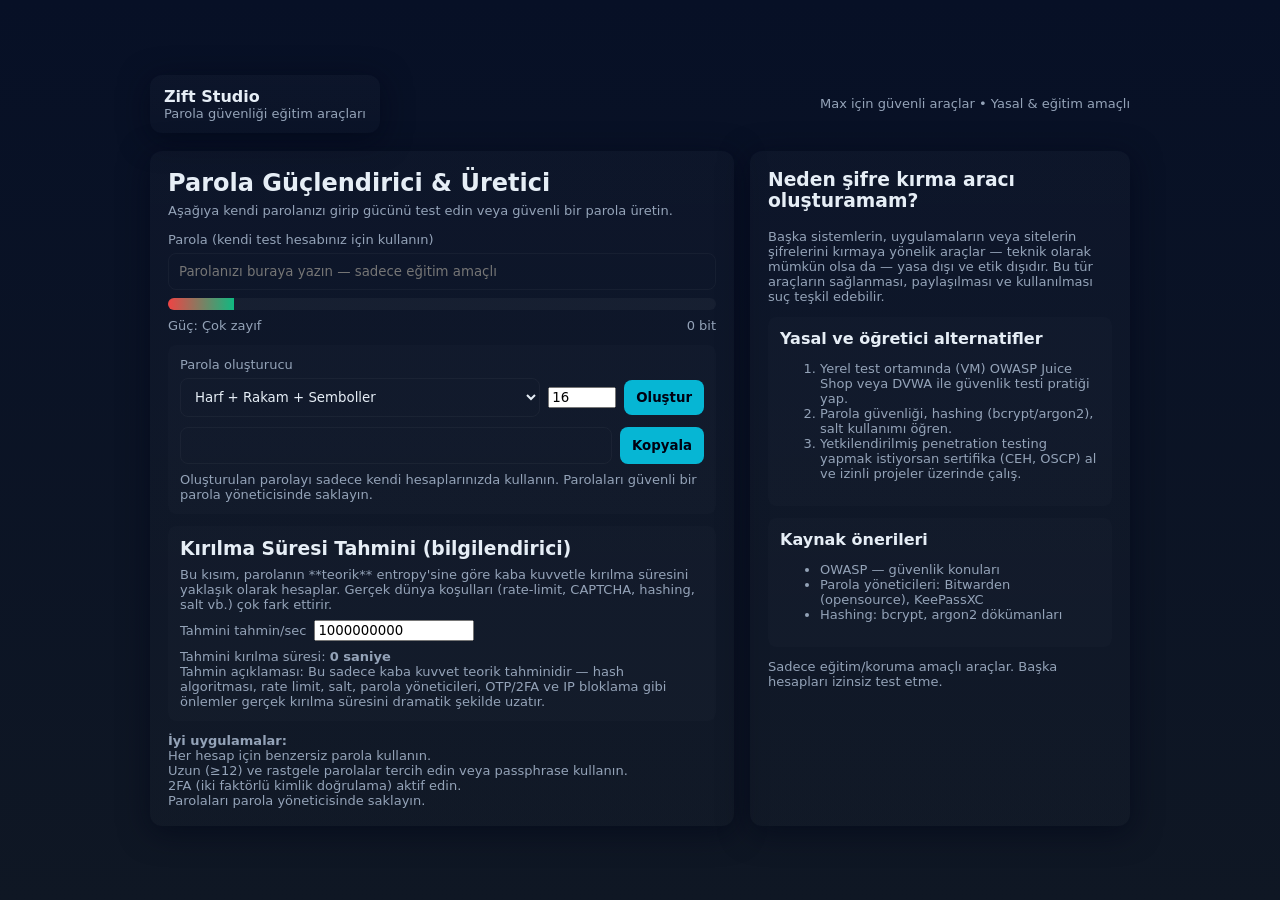
<file: siteler/Eksik Sayfalar/parola.html>
<!-- index.html -->
<!doctype html>
<html lang="tr">
<head>
  <meta charset="utf-8" />
  <meta name="viewport" content="width=device-width,initial-scale=1" />
  <title>Parola Güvenliği Araçları — Zift Studio</title>
  <style>
    :root{--bg:#0f1724;--card:#0b1220;--accent:#06b6d4;--muted:#94a3b8;--good:#10b981;--bad:#ef4444}
    *{box-sizing:border-box;font-family:Inter,ui-sans-serif,system-ui,-apple-system,"Segoe UI",Roboto,"Helvetica Neue",Arial}
    body{margin:0;background:linear-gradient(180deg,#071026 0%, #0f1724 100%);color:#e6eef6;min-height:100vh;display:flex;align-items:center;justify-content:center;padding:24px}
    .wrap{width:100%;max-width:980px}
    header{display:flex;gap:16px;align-items:center;margin-bottom:18px}
    header h1{margin:0;font-size:20px}
    .card{background:linear-gradient(180deg, rgba(255,255,255,0.02), rgba(255,255,255,0.01));padding:18px;border-radius:12px;box-shadow: 0 6px 30px rgba(2,6,23,0.6)}
    .grid{display:grid;grid-template-columns:1fr 380px;gap:16px}
    label{display:block;font-size:13px;color:var(--muted);margin-bottom:6px}
    input[type="text"], input[type="password"], select{width:100%;padding:10px;border-radius:8px;border:1px solid rgba(255,255,255,0.04);background:transparent;color:inherit}
    .row{display:flex;gap:8px}
    button{background:var(--accent);border:none;padding:10px 12px;border-radius:8px;color:#001;cursor:pointer;font-weight:600}
    .meter{height:12px;border-radius:8px;background:rgba(255,255,255,0.04);overflow:hidden;margin-top:8px}
    .meter > i{display:block;height:100%;width:0%;background:linear-gradient(90deg,var(--bad),var(--good));transition:width .3s ease}
    .hint{font-size:13px;color:var(--muted);margin-top:8px}
    .small{font-size:13px;color:var(--muted)}
    .list{margin:0;padding:0;list-style:none}
    .panel{padding:12px;border-radius:8px;background:rgba(255,255,255,0.01);margin-top:12px}
    .badge{display:inline-block;padding:6px 8px;border-radius:999px;background:rgba(255,255,255,0.03);font-size:13px}
    footer{margin-top:12px;color:var(--muted);font-size:13px}
    @media (max-width:900px){.grid{grid-template-columns:1fr}}
  </style>
</head>
<body>
  <div class="wrap">
    <header>
      <div class="card" style="padding:12px 14px;">
        <strong>Zift Studio</strong>
        <div class="small">Parola güvenliği eğitim araçları</div>
      </div>
      <div style="flex:1"></div>
      <div class="small">Max için güvenli araçlar • Yasal & eğitim amaçlı</div>
    </header>

    <div class="grid">
      <div class="card">
        <h2 style="margin-top:0;margin-bottom:6px">Parola Güçlendirici & Üretici</h2>
        <div class="small">Aşağıya kendi parolanızı girip gücünü test edin veya güvenli bir parola üretin.</div>

        <div style="margin-top:14px">
          <label>Parola (kendi test hesabınız için kullanın)</label>
          <input id="pwd" type="password" placeholder="Parolanızı buraya yazın — sadece eğitim amaçlı">
          <div class="meter" aria-hidden="true"><i id="meterBar"></i></div>
          <div style="display:flex;justify-content:space-between;align-items:center;margin-top:8px">
            <div id="strengthText" class="small">Güç: —</div>
            <div id="entropyText" class="small">Entropy: — bit</div>
          </div>

          <div class="panel">
            <label>Parola oluşturucu</label>
            <div style="display:flex;gap:8px;align-items:center">
              <select id="genType">
                <option value="all">Harf + Rakam + Semboller</option>
                <option value="memorable">Hatırlanabilir (daha az güçlü)</option>
                <option value="passphrase">4 kelimelik passphrase</option>
              </select>
              <input id="genLen" type="number" min="6" max="64" value="16" style="width:90px" />
              <button id="genBtn">Oluştur</button>
            </div>
            <div style="margin-top:10px;display:flex;gap:8px">
              <input id="genResult" type="text" readonly />
              <button id="copyBtn">Kopyala</button>
            </div>
            <div class="hint">Oluşturulan parolayı sadece kendi hesaplarınızda kullanın. Parolaları güvenli bir parola yöneticisinde saklayın.</div>
          </div>

          <div class="panel">
            <h3 style="margin:0 0 8px 0">Kırılma Süresi Tahmini (bilgilendirici)</h3>
            <div class="small">Bu kısım, parolanın **teorik** entropy'sine göre kaba kuvvetle kırılma süresini yaklaşık olarak hesaplar. Gerçek dünya koşulları (rate-limit, CAPTCHA, hashing, salt vb.) çok fark ettirir.</div>
            <div style="margin-top:8px;display:flex;gap:8px;align-items:center">
              <label style="margin:0">Tahmini tahmin/sec</label>
              <input id="guessesPerSec" type="number" value="1000000000" min="1" style="width:160px"/>
            </div>
            <div style="margin-top:8px">
              <div class="small">Tahmini kırılma süresi: <strong id="crackTime">—</strong></div>
              <div class="small">Tahmin açıklaması: <span id="crackNote">—</span></div>
            </div>
          </div>
        </div>

        <div style="margin-top:12px" class="small">
          <strong>İyi uygulamalar:</strong>
          <ul class="list">
            <li>Her hesap için benzersiz parola kullanın.</li>
            <li>Uzun (≥12) ve rastgele parolalar tercih edin veya passphrase kullanın.</li>
            <li>2FA (iki faktörlü kimlik doğrulama) aktif edin.</li>
            <li>Parolaları parola yöneticisinde saklayın.</li>
          </ul>
        </div>
      </div>

      <aside class="card">
        <h3 style="margin-top:0">Neden şifre kırma aracı oluşturamam?</h3>
        <p class="small">Başka sistemlerin, uygulamaların veya sitelerin şifrelerini kırmaya yönelik araçlar — teknik olarak mümkün olsa da — yasa dışı ve etik dışıdır. Bu tür araçların sağlanması, paylaşılması ve kullanılması suç teşkil edebilir.</p>

        <div class="panel">
          <h4 style="margin:0 0 8px 0">Yasal ve öğretici alternatifler</h4>
          <ol class="small">
            <li>Yerel test ortamında (VM) OWASP Juice Shop veya DVWA ile güvenlik testi pratiği yap.</li>
            <li>Parola güvenliği, hashing (bcrypt/argon2), salt kullanımı öğren.</li>
            <li>Yetkilendirilmiş penetration testing yapmak istiyorsan sertifika (CEH, OSCP) al ve izinli projeler üzerinde çalış.</li>
          </ol>
        </div>

        <div style="margin-top:12px" class="panel">
          <h4 style="margin:0 0 8px 0">Kaynak önerileri</h4>
          <ul class="small">
            <li>OWASP — güvenlik konuları</li>
            <li>Parola yöneticileri: Bitwarden (opensource), KeePassXC</li>
            <li>Hashing: bcrypt, argon2 dökümanları</li>
          </ul>
        </div>

        <footer>
          <div class="small">Sadece eğitim/koruma amaçlı araçlar. Başka hesapları izinsiz test etme.</div>
        </footer>
      </aside>
    </div>
  </div>

  <script>
    // Basit entropy / strength hesaplama + generator
    const pwd = document.getElementById('pwd');
    const meterBar = document.getElementById('meterBar');
    const strengthText = document.getElementById('strengthText');
    const entropyText = document.getElementById('entropyText');
    const guessesPerSec = document.getElementById('guessesPerSec');
    const crackTime = document.getElementById('crackTime');
    const crackNote = document.getElementById('crackNote');

    function charPoolSize(s){
      let pool = 0;
      if (/[a-z]/.test(s)) pool += 26;
      if (/[A-Z]/.test(s)) pool += 26;
      if (/[0-9]/.test(s)) pool += 10;
      if (/[^A-Za-z0-9]/.test(s)) pool += 32; // approximate symbols
      return pool;
    }

    function bitsOfEntropy(s){
      if (!s) return 0;
      const pool = charPoolSize(s);
      if (pool === 0) return 0;
      return Math.log2(Math.pow(pool, s.length));
    }

    function humanTime(seconds){
      if (!isFinite(seconds) || seconds < 0) return '—';
      const units = [
        {label:'yıl', sec:31536000},
        {label:'gün', sec:86400},
        {label:'saat', sec:3600},
        {label:'dakika', sec:60},
        {label:'saniye', sec:1}
      ];
      for (const u of units){
        if (seconds >= u.sec){
          const v = Math.floor(seconds / u.sec);
          return v + ' ' + u.label;
        }
      }
      return Math.round(seconds*1000)/1000 + ' saniye';
    }

    function updateFromInput(){
      const s = pwd.value;
      const bits = Math.round(bitsOfEntropy(s));
      entropyText.textContent = bits + ' bit';
      // Strength label
      let label = 'Çok zayıf', pct = 10;
      if (bits < 28){ label='Çok zayıf'; pct = 12; }
      else if (bits < 36){ label='Zayıf'; pct = 28; }
      else if (bits < 60){ label='Orta'; pct = 60; }
      else if (bits < 80){ label='Güçlü'; pct = 80; }
      else { label='Çok güçlü'; pct = 100; }
      strengthText.textContent = 'Güç: ' + label;
      meterBar.style.width = pct + '%';

      // Crack time estimate (informative)
      const guesses = Math.pow(2, bits); // number of possibilities ~ 2^bits
      const gps = Number(guessesPerSec.value) || 1;
      const seconds = guesses / gps;
      crackTime.textContent = humanTime(seconds);
      crackNote.textContent = 'Bu sadece kaba kuvvet teorik tahminidir — hash algoritması, rate limit, salt, parola yöneticileri, OTP/2FA ve IP bloklama gibi önlemler gerçek kırılma süresini dramatik şekilde uzatır.';
    }

    pwd.addEventListener('input', updateFromInput);
    guessesPerSec.addEventListener('input', updateFromInput);

    // Generator
    const genBtn = document.getElementById('genBtn');
    const genResult = document.getElementById('genResult');
    const genType = document.getElementById('genType');
    const genLen = document.getElementById('genLen');
    const copyBtn = document.getElementById('copyBtn');

    function randomChoice(arr){ return arr[Math.floor(Math.random()*arr.length)]; }

    function generatePassword(type, length){
      if (type === 'memorable'){
        // simple "memorable" generator combining syllables (less strong)
        const syl = ["ba","be","bi","bo","bu","la","le","li","lo","lu","ta","te","ti","to","tu","mar","can","nur","den","sel"];
        let out = '';
        while (out.length < length) out += randomChoice(syl);
        return out.slice(0, length) + (Math.random()>0.5?String(Math.floor(Math.random()*99)):'');
      } else if (type === 'passphrase'){
        // 4 common English words combined
        const words = ["river","sun","stone","apple","forest","silver","quiet","cloud","ocean","moon","light","field","wind","shadow","star","leaf","ember","oak","pine","hill"];
        let out = [];
        for (let i=0;i<4;i++) out.push(randomChoice(words));
        return out.join('-');
      } else {
        const lower = "abcdefghijklmnopqrstuvwxyz";
        const upper = lower.toUpperCase();
        const digits = "0123456789";
        const symbols = "!@#$%^&*()-_=+[]{};:,.<>?";
        const pool = lower+upper+digits+symbols;
        let pw = '';
        for (let i=0;i<length;i++) pw += pool.charAt(Math.floor(Math.random()*pool.length));
        return pw;
      }
    }

    genBtn.addEventListener('click', ()=>{
      const t = genType.value;
      let l = parseInt(genLen.value) || 16;
      if (t==='passphrase') l = 0; // length irrelevant
      const p = generatePassword(t, l);
      genResult.value = p;
    });

    copyBtn.addEventListener('click', async ()=>{
      try {
        await navigator.clipboard.writeText(genResult.value);
        copyBtn.textContent = 'Kopyalandı';
        setTimeout(()=>copyBtn.textContent='Kopyala',1200);
      } catch(e){
        alert('Kopyalama başarısız: ' + (e.message||e));
      }
    });

    // Initialize
    updateFromInput();
  </script>
</body>
  </html>
</file>
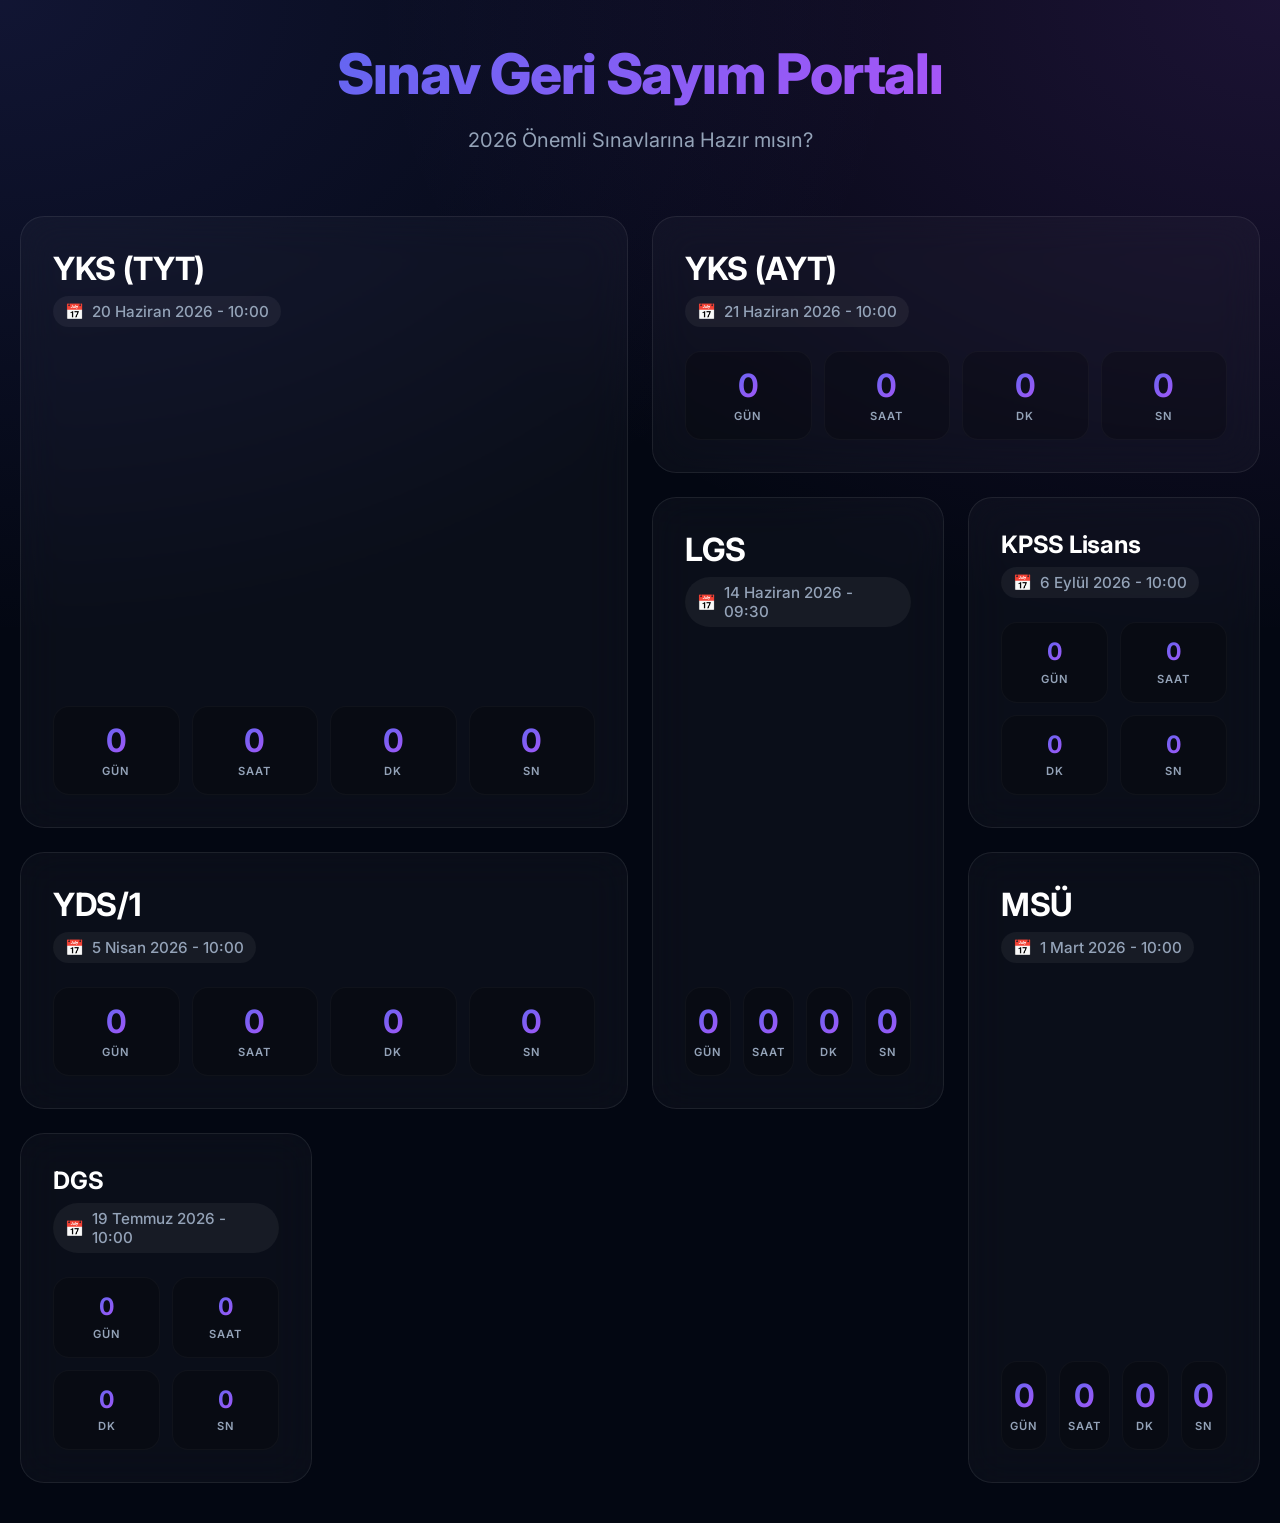
<file: siteler/Eksik Sayfalar/sayac1.html>
<!DOCTYPE html>
<html lang="tr">

<head>
    <meta charset="UTF-8">
    <meta name="viewport" content="width=device-width, initial-scale=1.0">
    <title>Sınav Geri Sayım Portalı</title>
    <link rel="preconnect" href="https://fonts.googleapis.com">
    <link rel="preconnect" href="https://fonts.gstatic.com" crossorigin>
    <link href="https://fonts.googleapis.com/css2?family=Inter:wght@300;400;500;600;700;800&display=swap"
        rel="stylesheet">
    <style>
        :root {
            --bg-color: #030712;
            --card-bg: rgba(255, 255, 255, 0.03);
            --card-border: rgba(255, 255, 255, 0.08);
            --primary-gradient: linear-gradient(135deg, #6366f1 0%, #a855f7 100%);
            --text-primary: #f8fafc;
            --text-secondary: #94a3b8;
            --accent-glow: rgba(99, 102, 241, 0.3);
        }

        * {
            margin: 0;
            padding: 0;
            box-sizing: border-box;
        }

        body {
            font-family: 'Inter', sans-serif;
            background-color: var(--bg-color);
            background-image:
                radial-gradient(at 0% 0%, rgba(99, 102, 241, 0.15) 0px, transparent 50%),
                radial-gradient(at 100% 0%, rgba(168, 85, 247, 0.15) 0px, transparent 50%);
            background-attachment: fixed;
            color: var(--text-primary);
            min-height: 100vh;
            padding: 40px 20px;
            overflow-x: hidden;
            -webkit-font-smoothing: antialiased;
        }

        .container {
            max-width: 1400px;
            margin: 0 auto;
        }

        header {
            text-align: center;
            margin-bottom: 60px;
            animation: fadeIn 0.8s cubic-bezier(0.16, 1, 0.3, 1);
        }

        h1 {
            font-size: 3.5rem;
            font-weight: 800;
            letter-spacing: -0.02em;
            margin-bottom: 16px;
            background: var(--primary-gradient);
            -webkit-background-clip: text;
            -webkit-text-fill-color: transparent;
            background-clip: text;
            display: inline-block;
        }

        .subtitle {
            color: var(--text-secondary);
            font-size: 1.25rem;
            font-weight: 400;
            max-width: 600px;
            margin: 0 auto;
            line-height: 1.6;
        }

        /* Bento Grid */
        .bento-grid {
            display: grid;
            grid-template-columns: repeat(12, 1fr);
            gap: 24px;
            animation: fadeIn 1s cubic-bezier(0.16, 1, 0.3, 1) 0.2s backwards;
        }

        .exam-card {
            background: var(--card-bg);
            border: 1px solid var(--card-border);
            border-radius: 24px;
            padding: 32px;
            cursor: pointer;
            transition: all 0.4s cubic-bezier(0.4, 0, 0.2, 1);
            position: relative;
            overflow: hidden;
            backdrop-filter: blur(20px);
            display: flex;
            flex-direction: column;
            justify-content: space-between;
        }

        .exam-card:hover {
            transform: translateY(-5px) scale(1.01);
            border-color: rgba(99, 102, 241, 0.3);
            box-shadow: 0 20px 40px -10px rgba(0, 0, 0, 0.5),
                0 0 20px -5px var(--accent-glow);
        }

        .exam-card::after {
            content: '';
            position: absolute;
            inset: 0;
            background: linear-gradient(120deg, transparent, rgba(255, 255, 255, 0.05), transparent);
            transform: translateX(-100%);
            transition: transform 0.6s;
        }

        .exam-card:hover::after {
            transform: translateX(100%);
        }

        /* Grid Pozisyonları */
        .card-large {
            grid-column: span 6;
            grid-row: span 2;
        }

        .card-medium-h {
            grid-column: span 6;
        }

        .card-medium-v {
            grid-column: span 3;
            grid-row: span 2;
        }

        .card-small {
            grid-column: span 3;
        }

        /* Sayaç Container */
        .card-header {
            margin-bottom: 24px;
        }

        .exam-title {
            font-size: 2rem;
            font-weight: 700;
            margin-bottom: 8px;
            color: white;
            letter-spacing: -0.01em;
        }

        .exam-date {
            color: var(--text-secondary);
            font-size: 0.95rem;
            display: inline-flex;
            align-items: center;
            gap: 8px;
            background: rgba(255, 255, 255, 0.05);
            padding: 6px 12px;
            border-radius: 100px;
            font-weight: 500;
        }

        .time-remaining {
            display: grid;
            grid-template-columns: repeat(4, 1fr);
            gap: 12px;
            margin-top: auto;
        }

        .time-unit {
            display: flex;
            flex-direction: column;
            align-items: center;
            background: rgba(0, 0, 0, 0.2);
            padding: 16px 8px;
            border-radius: 16px;
            border: 1px solid rgba(255, 255, 255, 0.03);
            transition: transform 0.3s ease;
        }

        .exam-card:hover .time-unit {
            transform: translateY(-2px);
            background: rgba(0, 0, 0, 0.4);
            border-color: rgba(99, 102, 241, 0.2);
        }

        .time-value {
            font-size: 2rem;
            font-weight: 700;
            background: var(--primary-gradient);
            -webkit-background-clip: text;
            -webkit-text-fill-color: transparent;
            background-clip: text;
            line-height: 1.1;
            font-variant-numeric: tabular-nums;
        }

        .time-label {
            font-size: 0.7rem;
            color: var(--text-secondary);
            text-transform: uppercase;
            letter-spacing: 1px;
            margin-top: 6px;
            font-weight: 600;
        }

        /* Küçük Kart Düzenlemeleri */
        .card-small .time-remaining {
            grid-template-columns: repeat(2, 1fr);
        }

        .card-small .exam-title {
            font-size: 1.5rem;
        }

        .card-small .time-value {
            font-size: 1.5rem;
        }

        /* Detay Sayfası */
        .detail-page {
            display: none;
            animation: slideUp 0.6s cubic-bezier(0.16, 1, 0.3, 1);
        }

        .detail-page.active {
            display: block;
        }

        .back-button {
            background: rgba(255, 255, 255, 0.05);
            border: 1px solid var(--card-border);
            color: var(--text-primary);
            padding: 14px 28px;
            border-radius: 12px;
            cursor: pointer;
            font-size: 1rem;
            font-weight: 600;
            display: inline-flex;
            align-items: center;
            gap: 12px;
            margin-bottom: 40px;
            transition: all 0.3s ease;
            backdrop-filter: blur(10px);
        }

        .back-button:hover {
            background: rgba(255, 255, 255, 0.1);
            transform: translateX(-5px);
        }

        .detail-header {
            background: var(--card-bg);
            border-radius: 32px;
            padding: 60px;
            margin-bottom: 30px;
            border: 1px solid var(--card-border);
            text-align: center;
            position: relative;
            overflow: hidden;
        }

        .detail-header::before {
            content: '';
            position: absolute;
            top: 0;
            left: 0;
            right: 0;
            height: 1px;
            background: linear-gradient(90deg, transparent, rgba(99, 102, 241, 0.5), transparent);
        }

        .detail-title {
            font-size: 4rem;
            font-weight: 800;
            margin-bottom: 20px;
            background: var(--primary-gradient);
            -webkit-background-clip: text;
            -webkit-text-fill-color: transparent;
            background-clip: text;
        }

        .detail-countdown {
            display: flex;
            justify-content: center;
            gap: 20px;
            margin-top: 40px;
            flex-wrap: wrap;
        }

        .detail-time-unit {
            background: rgba(0, 0, 0, 0.3);
            padding: 30px 40px;
            border-radius: 24px;
            text-align: center;
            border: 1px solid var(--card-border);
            min-width: 160px;
        }

        .detail-time-value {
            font-size: 4rem;
            font-weight: 700;
            color: #f8fafc;
            display: block;
            margin-bottom: 8px;
            font-variant-numeric: tabular-nums;
            text-shadow: 0 0 30px rgba(99, 102, 241, 0.3);
        }

        .detail-time-label {
            font-size: 0.9rem;
            color: var(--text-secondary);
            text-transform: uppercase;
            letter-spacing: 2px;
            font-weight: 600;
        }

        .detail-content {
            display: grid;
            grid-template-columns: repeat(auto-fit, minmax(350px, 1fr));
            gap: 24px;
        }

        .info-card {
            background: var(--card-bg);
            border-radius: 24px;
            padding: 40px;
            border: 1px solid var(--card-border);
            backdrop-filter: blur(20px);
        }

        .info-card h3 {
            font-size: 1.5rem;
            margin-bottom: 24px;
            color: #f8fafc;
            display: flex;
            align-items: center;
            gap: 12px;
        }

        .info-card p {
            color: var(--text-secondary);
            line-height: 1.8;
            margin-bottom: 16px;
            font-size: 1.05rem;
        }

        .info-card ul {
            list-style: none;
        }

        .info-card li {
            color: var(--text-secondary);
            padding: 12px 0;
            padding-left: 30px;
            position: relative;
            line-height: 1.6;
            border-bottom: 1px solid rgba(255, 255, 255, 0.03);
        }

        .info-card li:last-child {
            border-bottom: none;
        }

        .info-card li::before {
            content: '';
            position: absolute;
            left: 0;
            top: 20px;
            width: 8px;
            height: 8px;
            background: #6366f1;
            border-radius: 50%;
            box-shadow: 0 0 10px rgba(99, 102, 241, 0.5);
        }

        /* Animasyonlar */
        @keyframes fadeIn {
            from {
                opacity: 0;
                transform: translateY(20px);
            }

            to {
                opacity: 1;
                transform: translateY(0);
            }
        }

        @keyframes slideUp {
            from {
                opacity: 0;
                transform: translateY(40px);
            }

            to {
                opacity: 1;
                transform: translateY(0);
            }
        }

        /* Responsive */
        @media (max-width: 1200px) {
            .card-large {
                grid-column: span 12;
            }

            .card-medium-h {
                grid-column: span 12;
            }

            .card-medium-v {
                grid-column: span 6;
            }

            .card-small {
                grid-column: span 6;
            }
        }

        @media (max-width: 768px) {
            h1 {
                font-size: 2.5rem;
            }

            .bento-grid {
                grid-template-columns: 1fr;
            }

            .card-large,
            .card-medium-h,
            .card-medium-v,
            .card-small {
                grid-column: span 1;
                grid-row: auto;
            }

            .time-remaining {
                grid-template-columns: repeat(4, 1fr);
            }

            .card-small .time-remaining {
                grid-template-columns: repeat(4, 1fr);
            }

            .exam-card {
                padding: 24px;
            }

            .detail-title {
                font-size: 2.5rem;
            }

            .detail-time-value {
                font-size: 2.5rem;
            }

            .detail-countdown {
                gap: 12px;
            }

            .detail-time-unit {
                padding: 20px 10px;
                min-width: 80px;
            }

            .detail-header {
                padding: 30px 20px;
            }
        }

        @media (max-width: 480px) {
            .time-remaining {
                grid-template-columns: repeat(2, 1fr);
            }

            .card-small .time-remaining {
                grid-template-columns: repeat(2, 1fr);
            }
        }

        .hidden {
            display: none !important;
        }
    </style>
</head>

<body>
    <div class="container">
        <!-- Ana Sayfa -->
        <div id="mainPage">
            <header>
                <h1>Sınav Geri Sayım Portalı</h1>
                <p class="subtitle">2026 Önemli Sınavlarına Hazır mısın?</p>
            </header>

            <div class="bento-grid" id="examGrid">
                <!-- Kartlar JavaScript ile doldurulacak -->
            </div>
        </div>

        <!-- Detay Sayfası -->
        <div id="detailPage" class="detail-page">
            <button class="back-button" onclick="goBack()">
                <span>←</span> Geri Dön
            </button>
            <div id="detailContent">
                <!-- Detay içeriği JavaScript ile doldurulacak -->
            </div>
        </div>
    </div>

    <script>
        // Sınav Verileri
        const exams = [
            {
                id: 1,
                name: "YKS (TYT)",
                date: "2026-06-20T10:00:00",
                shortInfo: "120 Soru • 165 Dakika",
                details: {
                    description: "Yükseköğretim Kurumları Sınavı - Temel Yeterlilik Testi, üniversite giriş sınavının ilk aşamasıdır.",
                    questions: "120 Soru",
                    duration: "165 Dakika",
                    subjects: ["Türkçe (40)", "Matematik (40)", "Fen Bilimleri (20)", "Sosyal Bilimler (20)"],
                    importantNotes: [
                        "Sınav binasına son giriş 10:00",
                        "Kimlik ve giriş belgesi zorunlu",
                        "Yanında metal toka, yüzük, küpe bulundurmak yasaktır",
                        "Yanlış cevaplar doğru cevapları götürmez"
                    ]
                }
            },
            {
                id: 2,
                name: "YKS (AYT)",
                date: "2026-06-21T10:00:00",
                shortInfo: "160 Soru • 180 Dakika",
                details: {
                    description: "Alan Yeterlilik Testi, öğrencilerin seçtikleri alanlara göre katıldığı ikinci aşama sınavıdır.",
                    questions: "160 Soru (puan türüne göre değişir)",
                    duration: "180 Dakika",
                    subjects: ["Matematik", "Fizik", "Kimya", "Biyoloji", "Edebiyat", "Tarih", "Coğrafya"],
                    importantNotes: [
                        "Puan türlerine göre baraj puanları kalktı ancak sıralama önemli",
                        "Sınav binasına son giriş 10:00",
                        "Yanında metal eşya bulundurma yasağı vardır",
                        "TYT puanı ile birlikte değerlendirilir"
                    ]
                }
            },
            {
                id: 3,
                name: "LGS",
                date: "2026-06-14T09:30:00",
                shortInfo: "İki Oturum • Toplam 155 Dakika",
                details: {
                    description: "Liseye Geçiş Sınavı, 8. sınıf öğrencilerinin ortaöğretim kurumlarına yerleşmek için girdikleri merkezi sınavdır.",
                    questions: "90 Soru (Sözel: 50, Sayısal: 40)",
                    duration: "Sözel: 75 dk, Sayısal: 80 dk",
                    subjects: ["Türkçe", "T.C. İnkılap Tarihi", "Din Kültürü", "Yabancı Dil", "Matematik", "Fen Bilimleri"],
                    importantNotes: [
                        "Sadece 8. sınıf müfredatı geçerlidir",
                        "İki oturum arası okul bahçesinden çıkış yasaktır",
                        "Kimlik belgesi veya fotoğraflı öğrenci belgesi gereklidir",
                        "Yanlış cevaplar doğru cevapları götürmez"
                    ]
                }
            },
            {
                id: 4,
                name: "KPSS Lisans",
                date: "2026-09-06T10:00:00",
                shortInfo: "Genel Yetenek & Genel Kültür",
                details: {
                    description: "Kamu Personeli Seçme Sınavı, devlet kurumlarında çalışmak isteyenler için zorunlu olan sınavdır.",
                    questions: "120 Soru (GY: 60, GK: 60)",
                    duration: "180 Dakika",
                    subjects: ["Türkçe", "Matematik", "Geometri", "Tarih", "Coğrafya", "Vatandaşlık"],
                    importantNotes: [
                        "P3 puan türü için temel sınavdır",
                        "Geçerlilik süresi öğretmenlik ve A grubu kadrolar için 1 yıldır",
                        "Yanlış cevaplar doğru cevapları götürür (0.25)",
                        "Sınav salonuna 09:30'dan sonra giriş yapılamaz"
                    ]
                }
            },
            {
                id: 5,
                name: "YDS/1",
                date: "2026-04-05T10:00:00",
                shortInfo: "80 Soru • 180 Dakika",
                details: {
                    description: "Yabancı Dil Bilgisi Seviye Tespit Sınavı, akademik ve mesleki amaçlarla yabancı dil seviyesini belgelendirmek için yapılır.",
                    questions: "80 Soru",
                    duration: "180 Dakika",
                    subjects: ["İngilizce", "Almanca", "Fransızca", "Rusça", "Arapça"],
                    importantNotes: [
                        "Yanlışlar doğruları götürmez",
                        "2 yıl geçerlidir",
                        "Sınav binasına son giriş 09:45",
                        "Bir oturumda birden fazla dil seçilemez"
                    ]
                }
            },
            {
                id: 6,
                name: "MSÜ",
                date: "2026-03-01T10:00:00",
                shortInfo: "120 Soru • 165 Dakika",
                details: {
                    description: "Milli Savunma Üniversitesi Giriş Sınavı, askeri okullara giriş için yapılan özel bir sınavdır.",
                    questions: "120 Soru",
                    duration: "165 Dakika",
                    subjects: ["Türkçe", "Matematik", "Fen Bilimleri", "Sosyal Bilimler"],
                    importantNotes: [
                        "Boy-kilo ölçümü mülakat aşamasındadır",
                        "Sınav sonuçları açıklandıktan sonra tercih işlemleri ayrıca yapılır",
                        "Yanında elektronik cihaz bulundurma yasağı vardır",
                        "Sağlık raporu sonradan istenir"
                    ]
                }
            },
            {
                id: 7,
                name: "DGS",
                date: "2026-07-19T10:00:00",
                shortInfo: "100 Soru • 135 Dakika",
                details: {
                    description: "Dikey Geçiş Sınavı, önlisans mezunlarının lisans programlarına geçiş yapabilmesi için girdiği sınavdır.",
                    questions: "100 Soru",
                    duration: "135 Dakika",
                    subjects: ["Türkçe (40)", "Matematik (40)", "Alan Dersleri (20)"],
                    importantNotes: [
                        "Önlisans mezuniyet notu (ÖBP) puana eklenir",
                        "Yanlış cevaplar doğru cevapları götürmez",
                        "Sınava kimlik belgesi ile girilir",
                        "Mezun olunan program ile ilgili bölümlere geçiş yapılabilir"
                    ]
                }
            }
        ];

        // Grid düzeni
        const gridLayouts = ['card-large', 'card-medium-h', 'card-medium-v', 'card-small', 'card-medium-h', 'card-medium-v', 'card-small'];

        // Sayfa yüklendiğinde
        document.addEventListener('DOMContentLoaded', function () {
            renderExamCards();
            setInterval(updateAllCountdowns, 1000);
        });

        // Sınav kartlarını oluştur
        function renderExamCards() {
            const grid = document.getElementById('examGrid');
            grid.innerHTML = '';

            exams.forEach((exam, index) => {
                const card = createExamCard(exam, index);
                grid.appendChild(card);
            });
        }

        // Tek bir sınav kartı oluştur
        function createExamCard(exam, index) {
            const card = document.createElement('div');
            card.className = `exam-card ${gridLayouts[index % gridLayouts.length]}`;
            card.onclick = () => showDetail(exam.id);

            const countdown = calculateCountdown(exam.date);

            card.innerHTML = `
                <div class="card-header">
                    <h2 class="exam-title">${exam.name}</h2>
                    <div class="exam-date">
                         <span>📅</span> ${formatDate(exam.date)}
                    </div>
                </div>
                
                <div class="time-remaining" data-exam-id="${exam.id}">
                    <div class="time-unit">
                        <span class="time-value">${countdown.days}</span>
                        <span class="time-label">Gün</span>
                    </div>
                    <div class="time-unit">
                        <span class="time-value">${countdown.hours}</span>
                        <span class="time-label">Saat</span>
                    </div>
                    <div class="time-unit">
                        <span class="time-value">${countdown.minutes}</span>
                        <span class="time-label">Dk</span>
                    </div>
                     <div class="time-unit">
                        <span class="time-value">${countdown.seconds}</span>
                        <span class="time-label">Sn</span>
                    </div>
                </div>
            `;

            return card;
        }

        // Geri sayımı hesapla
        function calculateCountdown(dateString) {
            const now = new Date().getTime();
            const examDate = new Date(dateString).getTime();
            const diff = examDate - now;

            if (diff <= 0) {
                return { days: 0, hours: 0, minutes: 0, seconds: 0 };
            }

            return {
                days: Math.floor(diff / (1000 * 60 * 60 * 24)),
                hours: Math.floor((diff % (1000 * 60 * 60 * 24)) / (1000 * 60 * 60)),
                minutes: Math.floor((diff % (1000 * 60 * 60)) / (1000 * 60)),
                seconds: Math.floor((diff % (1000 * 60)) / 1000)
            };
        }

        // Tüm geri sayımları güncelle
        function updateAllCountdowns() {
            exams.forEach(exam => {
                const countdown = calculateCountdown(exam.date);

                // Geri sayım metnini güncelle
                const timeElement = document.querySelector(`.time-remaining[data-exam-id="${exam.id}"]`);
                if (timeElement) {
                    const values = timeElement.querySelectorAll('.time-value');
                    if (values.length >= 4) {
                        values[0].textContent = countdown.days;
                        values[1].textContent = countdown.hours;
                        values[2].textContent = countdown.minutes;
                        values[3].textContent = countdown.seconds;
                    }
                }

                // Detay sayfası açıksa oradaki sayaçları da güncelle
                const detailCountdown = document.getElementById('detailCountdown');
                if (detailCountdown && detailCountdown.dataset.examId == exam.id) {
                    updateDetailCountdown(exam.id);
                }
            });
        }

        // Tarihi formatla
        function formatDate(dateString) {
            const date = new Date(dateString);
            const months = ['Ocak', 'Şubat', 'Mart', 'Nisan', 'Mayıs', 'Haziran',
                'Temmuz', 'Ağustos', 'Eylül', 'Ekim', 'Kasım', 'Aralık'];
            return `${date.getDate()} ${months[date.getMonth()]} ${date.getFullYear()} - ${String(date.getHours()).padStart(2, '0')}:${String(date.getMinutes()).padStart(2, '0')}`;
        }

        // Detay sayfasını göster
        function showDetail(examId) {
            const exam = exams.find(e => e.id === examId);
            if (!exam) return;

            const mainPage = document.getElementById('mainPage');
            const detailPage = document.getElementById('detailPage');
            const detailContent = document.getElementById('detailContent');

            const countdown = calculateCountdown(exam.date);

            detailContent.innerHTML = `
                <div class="detail-header">
                    <h2 class="detail-title">${exam.name}</h2>
                    <div class="exam-date" style="font-size: 1.2rem; margin-bottom: 10px;">${formatDate(exam.date)}</div>
                    <div class="detail-countdown" id="detailCountdown" data-exam-id="${exam.id}">
                        <div class="detail-time-unit">
                            <span class="detail-time-value">${countdown.days}</span>
                            <span class="detail-time-label">Gün</span>
                        </div>
                        <div class="detail-time-unit">
                            <span class="detail-time-value">${countdown.hours}</span>
                            <span class="detail-time-label">Saat</span>
                        </div>
                        <div class="detail-time-unit">
                            <span class="detail-time-value">${countdown.minutes}</span>
                            <span class="detail-time-label">Dakika</span>
                        </div>
                        <div class="detail-time-unit">
                            <span class="detail-time-value">${countdown.seconds}</span>
                            <span class="detail-time-label">Saniye</span>
                        </div>
                    </div>
                </div>

                <div class="detail-content">
                    <div class="info-card">
                        <h3>📋 Sınav Hakkında</h3>
                        <p>${exam.details.description}</p>
                        <p style="margin-top: 15px;"><strong>Soru Sayısı:</strong> ${exam.details.questions}</p>
                        <p><strong>Süre:</strong> ${exam.details.duration}</p>
                    </div>

                    <div class="info-card">
                        <h3>📚 Konu Dağılımı</h3>
                        <ul>
                            ${exam.details.subjects.map(subject => `<li>${subject}</li>`).join('')}
                        </ul>
                    </div>

                    <div class="info-card">
                        <h3>⚠️ Bilinmesi Gerekenler</h3>
                        <ul>
                            ${exam.details.importantNotes.map(note => `<li>${note}</li>`).join('')}
                        </ul>
                    </div>
                </div>
            `;

            mainPage.classList.add('hidden');
            detailPage.classList.add('active');
            window.scrollTo(0, 0);
        }

        // Detay sayfası geri sayımını güncelle
        function updateDetailCountdown(examId) {
            const exam = exams.find(e => e.id == examId);
            if (!exam) return;

            const countdown = calculateCountdown(exam.date);
            const detailCountdown = document.getElementById('detailCountdown');

            if (detailCountdown) {
                const values = detailCountdown.querySelectorAll('.detail-time-value');
                if (values.length >= 4) {
                    values[0].textContent = countdown.days;
                    values[1].textContent = countdown.hours;
                    values[2].textContent = countdown.minutes;
                    values[3].textContent = countdown.seconds;
                }
            }
        }

        // Ana sayfaya dön
        function goBack() {
            const mainPage = document.getElementById('mainPage');
            const detailPage = document.getElementById('detailPage');

            detailPage.classList.remove('active');
            mainPage.classList.remove('hidden');
            window.scrollTo(0, 0);
        }
    </script>
</body>

</html>
</file>
<file: Vitrin Hub Dosyaları/Vitrin Hub/css/style.css>
*,
*::before,
*::after {
  box-sizing: border-box;
}

:root {
  --bg-deep: #050505;
  --bg-panel: rgba(18, 18, 18, 0.45);
  --border: rgba(255, 255, 255, 0.1);
  --border-soft: rgba(255, 255, 255, 0.06);
  --text: rgba(255, 255, 255, 0.92);
  --text-muted: rgba(255, 255, 255, 0.48);
  --accent: #f5f5f5;
  --radius: 22px;
  --radius-tight: 14px;
  --transition: 0.32s cubic-bezier(0.22, 1, 0.36, 1);
  --glass-bg: rgba(22, 22, 24, 0.55);
  --glass-highlight: rgba(255, 255, 255, 0.08);
  --hue: 210;
}

html {
  -webkit-text-size-adjust: 100%;
}

body {
  margin: 0;
  min-height: 100dvh;
  font-family: "Inter", system-ui, -apple-system, "Segoe UI", Roboto, sans-serif;
  color: var(--text);
  line-height: 1.45;
  background-color: var(--bg-deep);
  background-image:
    radial-gradient(ellipse 120% 80% at 10% -10%, rgba(88, 120, 255, 0.22), transparent 50%),
    radial-gradient(ellipse 90% 70% at 95% 15%, rgba(255, 120, 180, 0.12), transparent 45%),
    radial-gradient(ellipse 70% 50% at 50% 100%, rgba(0, 200, 180, 0.08), transparent 55%),
    linear-gradient(180deg, #060606 0%, #050505 100%);
  background-attachment: fixed;
}

.app {
  max-width: 980px;
  margin: 0 auto;
  padding: clamp(0.75rem, 2.5vw, 1.25rem);
  min-height: 100dvh;
  display: flex;
  flex-direction: column;
}

.topbar {
  display: flex;
  align-items: center;
  justify-content: space-between;
  gap: 1rem;
  margin-bottom: clamp(0.65rem, 2vw, 1rem);
  flex-shrink: 0;
}

.logo {
  margin: 0;
  font-size: clamp(1rem, 2.2vw, 1.15rem);
  font-weight: 600;
  letter-spacing: -0.03em;
  color: rgba(255, 255, 255, 0.88);
}

.btn-back {
  display: inline-flex;
  align-items: center;
  gap: 0.45rem;
  padding: 0.45rem 0.9rem;
  border-radius: 999px;
  border: 1px solid var(--border-soft);
  background: rgba(255, 255, 255, 0.06);
  color: var(--text);
  font-family: inherit;
  font-size: 0.8125rem;
  font-weight: 500;
  cursor: pointer;
  backdrop-filter: blur(12px);
  -webkit-backdrop-filter: blur(12px);
  transition: background 0.2s ease, border-color 0.2s ease, transform 0.2s ease;
}

.btn-back:hover {
  background: rgba(255, 255, 255, 0.1);
  border-color: rgba(255, 255, 255, 0.12);
}

.btn-back:active {
  transform: scale(0.98);
}

.btn-back.hidden {
  visibility: hidden;
  pointer-events: none;
  opacity: 0;
}

.main {
  flex: 1;
  position: relative;
  min-height: 0;
  display: flex;
  flex-direction: column;
}

.view {
  flex: 1;
  min-height: 0;
  display: flex;
  flex-direction: column;
  transition: opacity var(--transition), transform var(--transition);
  will-change: opacity, transform;
}

.view.hidden {
  position: absolute;
  inset: 0;
  pointer-events: none;
  opacity: 0;
  transform: translateY(10px);
}

.view:not(.hidden) {
  opacity: 1;
  transform: translateY(0);
}

.glass-panel {
  border-radius: var(--radius);
  border: 1px solid var(--border);
  background: var(--glass-bg);
  backdrop-filter: blur(28px) saturate(1.35);
  -webkit-backdrop-filter: blur(28px) saturate(1.35);
  box-shadow:
    0 0 0 1px rgba(255, 255, 255, 0.04) inset,
    0 24px 48px -32px rgba(0, 0, 0, 0.75);
}

.glass-panel--launcher {
  flex: 1;
  min-height: 0;
  display: flex;
  flex-direction: column;
  padding: clamp(0.65rem, 2vw, 0.85rem) clamp(0.5rem, 1.5vw, 0.65rem) clamp(0.65rem, 2vw, 0.85rem);
  overflow: hidden;
}

.glass-panel--list {
  flex: 1;
  min-height: 0;
  overflow: auto;
  padding: clamp(0.85rem, 2.2vw, 1.1rem);
  display: flex;
  flex-direction: column;
}

.pill-strip-wrap {
  flex-shrink: 0;
  margin-bottom: 0.65rem;
  padding: 0.15rem 0.35rem 0.35rem;
  mask-image: linear-gradient(90deg, transparent, #000 0.5rem, #000 calc(100% - 0.5rem), transparent);
  -webkit-mask-image: linear-gradient(90deg, transparent, #000 0.5rem, #000 calc(100% - 0.5rem), transparent);
}

.pill-strip {
  display: flex;
  gap: 0.4rem;
  overflow-x: auto;
  padding-bottom: 0.15rem;
  scroll-snap-type: x proximity;
  scrollbar-width: none;
  -ms-overflow-style: none;
}

.pill-strip::-webkit-scrollbar {
  display: none;
}

.pill {
  flex: 0 0 auto;
  scroll-snap-align: start;
  max-width: 11rem;
  padding: 0.38rem 0.75rem;
  border-radius: 999px;
  border: 1px solid rgba(255, 255, 255, 0.08);
  background: rgba(255, 255, 255, 0.07);
  color: rgba(255, 255, 255, 0.82);
  font-family: inherit;
  font-size: 0.72rem;
  font-weight: 500;
  letter-spacing: 0.01em;
  white-space: nowrap;
  overflow: hidden;
  text-overflow: ellipsis;
  cursor: pointer;
  transition: background 0.2s ease, border-color 0.2s ease, color 0.2s ease, transform 0.15s ease;
}

.pill:hover {
  background: rgba(255, 255, 255, 0.12);
  border-color: rgba(255, 255, 255, 0.14);
}

.pill:active {
  transform: scale(0.97);
}

.pill.is-active {
  background: rgba(255, 255, 255, 0.2);
  border-color: rgba(255, 255, 255, 0.22);
  color: #fff;
}

.pill:focus-visible {
  outline: 2px solid rgba(255, 255, 255, 0.55);
  outline-offset: 2px;
}

.app-grid {
  flex: 1;
  min-height: 0;
  overflow-y: auto;
  overflow-x: hidden;
  display: grid;
  grid-template-columns: repeat(6, minmax(0, 1fr));
  gap: clamp(0.35rem, 1.5vw, 0.55rem) clamp(0.25rem, 1.2vw, 0.45rem);
  padding: 0.35rem 0.35rem 0.15rem;
  align-content: start;
}

@media (max-width: 820px) {
  .app-grid {
    grid-template-columns: repeat(5, minmax(0, 1fr));
  }
}

@media (max-width: 640px) {
  .app-grid {
    grid-template-columns: repeat(4, minmax(0, 1fr));
  }
}

@media (max-width: 420px) {
  .app-grid {
    grid-template-columns: repeat(3, minmax(0, 1fr));
  }
}

.sector-card {
  display: flex;
  flex-direction: column;
  align-items: center;
  gap: 0.35rem;
  padding: 0.4rem 0.2rem 0.35rem;
  border: none;
  border-radius: 12px;
  background: transparent;
  cursor: pointer;
  text-align: center;
  color: inherit;
  transition: background 0.2s ease, transform 0.18s ease;
}

.sector-card:hover {
  background: rgba(255, 255, 255, 0.04);
}

.sector-card:active {
  transform: scale(0.96);
}

.sector-card:focus-visible {
  outline: 2px solid rgba(255, 255, 255, 0.45);
  outline-offset: 2px;
}

.sector-card.is-active {
  background: rgba(255, 255, 255, 0.06);
}

.sector-card__icon {
  --hue: 210;
  display: flex;
  align-items: center;
  justify-content: center;
  width: clamp(2.35rem, 10vw, 2.85rem);
  height: clamp(2.35rem, 10vw, 2.85rem);
  font-size: clamp(0.78rem, 3.2vw, 0.92rem);
  line-height: 1;
  color: rgba(255, 255, 255, 0.95);
  border-radius: 26%;
  background: linear-gradient(
    165deg,
    hsl(var(--hue) 46% 56%) 0%,
    hsl(var(--hue) 52% 38%) 100%
  );
  box-shadow:
    0 1px 0 rgba(255, 255, 255, 0.22) inset,
    0 6px 14px -6px rgba(0, 0, 0, 0.55);
  transition: transform 0.22s cubic-bezier(0.22, 1, 0.36, 1), box-shadow 0.22s ease;
}

.sector-card:hover .sector-card__icon {
  transform: translateY(-2px) scale(1.03);
  box-shadow:
    0 1px 0 rgba(255, 255, 255, 0.28) inset,
    0 10px 22px -8px rgba(0, 0, 0, 0.55);
}

.sector-card__name {
  margin: 0;
  width: 100%;
  max-width: 100%;
  padding: 0 0.1rem;
  font-size: clamp(0.58rem, 1.35vw, 0.68rem);
  font-weight: 500;
  letter-spacing: 0.01em;
  line-height: 1.2;
  color: rgba(255, 255, 255, 0.78);
  display: -webkit-box;
  -webkit-box-orient: vertical;
  -webkit-line-clamp: 2;
  line-clamp: 2;
  overflow: hidden;
}

.projects-head {
  margin-bottom: 0.75rem;
  flex-shrink: 0;
}

.projects-title {
  margin: 0;
  font-size: clamp(0.9rem, 2vw, 1.05rem);
  font-weight: 600;
  letter-spacing: -0.02em;
  color: var(--text-muted);
}

.project-list {
  list-style: none;
  margin: 0;
  padding: 0;
  display: flex;
  flex-direction: column;
  gap: 0.5rem;
}

.project-card {
  display: block;
  padding: clamp(0.75rem, 2vw, 0.95rem) clamp(0.85rem, 2vw, 1rem);
  border-radius: var(--radius-tight);
  border: 1px solid rgba(255, 255, 255, 0.08);
  background: rgba(255, 255, 255, 0.04);
  text-decoration: none;
  color: inherit;
  transition: background 0.2s ease, border-color 0.2s ease, transform 0.18s ease;
}

.project-card:hover {
  border-color: rgba(255, 255, 255, 0.14);
  background: rgba(255, 255, 255, 0.07);
}

.project-card:active {
  transform: scale(0.995);
}

.project-card:focus-visible {
  outline: 2px solid rgba(255, 255, 255, 0.45);
  outline-offset: 2px;
}

.project-card__title {
  margin: 0 0 0.2rem;
  font-size: 0.9375rem;
  font-weight: 600;
  letter-spacing: -0.02em;
}

.project-card__desc {
  margin: 0;
  font-size: 0.78rem;
  color: var(--text-muted);
}

.project-card__url {
  margin-top: 0.4rem;
  font-size: 0.7rem;
  color: rgba(255, 255, 255, 0.32);
  word-break: break-all;
}
</file>
<file: siteler/3D TASARIM SİTESİ/style.css>
/* ============================================
   GENEL AYARLAR VE CSS DEĞİŞKENLERİ
   İKİ TEMA: KIRMIZI-SİYAH VE MAVİ-YEŞİL
   ============================================ */

/* TEMA 1: KIRMIZI-SİYAH-GRİ-BEYAZ */
:root,
[data-theme="red"] {
    /* Kırmızı-Siyah-Gri-Beyaz Tema */
    --primary-color: #dc2626;
    --primary-dark: #b91c1c;
    --primary-light: #ef4444;
    --secondary-color: #991b1b;
    --accent-color: #dc2626;
    --accent-dark: #991b1b;
    --black: #000000;
    --black-soft: #0a0a0a;
    --gray-dark: #1a1a1a;
    --gray-medium: #2d2d2d;
    --gray-light: #404040;
    --gray-lighter: #525252;
    --gray-lightest: #737373;
    --white: #ffffff;
    --white-soft: #f9fafb;
    --text-primary: #ffffff;
    --text-secondary: #d1d5db;
    --text-muted: #9ca3af;
    --text-dark: #000000;
    --bg-primary: #000000;
    --bg-secondary: #0a0a0a;
    --bg-tertiary: #1a1a1a;
    --bg-card: #0f0f0f;
    --bg-white: #ffffff;
    --bg-light: #f9fafb;
    --border-color: #2d2d2d;
    --border-light: #404040;
    --border-white: #e5e7eb;
    --shadow-sm: 0 1px 2px 0 rgba(220, 38, 38, 0.1);
    --shadow-md: 0 4px 6px -1px rgba(220, 38, 38, 0.2);
    --shadow-lg: 0 10px 15px -3px rgba(220, 38, 38, 0.3);
    --shadow-xl: 0 20px 25px -5px rgba(220, 38, 38, 0.4);
    --shadow-accent: 0 0 20px rgba(220, 38, 38, 0.3);
    --transition: all 0.3s cubic-bezier(0.4, 0, 0.2, 1);
    --transition-fast: all 0.15s ease;
}

/* TEMA 2: BEYAZ-MAVİ-YEŞİL-GRİ */
[data-theme="blue"] {
    /* Beyaz-Mavi-Yeşil-Gri Tema */
    --primary-color: #2563eb;
    --primary-dark: #1d4ed8;
    --primary-light: #3b82f6;
    --secondary-color: #10b981;
    --accent-color: #2563eb;
    --accent-dark: #1d4ed8;
    --accent-green: #10b981;
    --black: #ffffff;
    --black-soft: #f8fafc;
    --gray-dark: #f1f5f9;
    --gray-medium: #e2e8f0;
    --gray-light: #cbd5e1;
    --gray-lighter: #94a3b8;
    --gray-lightest: #64748b;
    --white: #1e293b;
    --white-soft: #0f172a;
    --text-primary: #1e293b;
    --text-secondary: #475569;
    --text-muted: #64748b;
    --text-dark: #ffffff;
    --bg-primary: #ffffff;
    --bg-secondary: #f8fafc;
    --bg-tertiary: #f1f5f9;
    --bg-card: #ffffff;
    --bg-white: #0f172a;
    --bg-light: #1e293b;
    --border-color: #e2e8f0;
    --border-light: #cbd5e1;
    --border-white: #334155;
    --shadow-sm: 0 1px 2px 0 rgba(37, 99, 235, 0.1);
    --shadow-md: 0 4px 6px -1px rgba(37, 99, 235, 0.15);
    --shadow-lg: 0 10px 15px -3px rgba(37, 99, 235, 0.2);
    --shadow-xl: 0 20px 25px -5px rgba(37, 99, 235, 0.25);
    --shadow-accent: 0 0 20px rgba(37, 99, 235, 0.2);
    --transition: all 0.3s cubic-bezier(0.4, 0, 0.2, 1);
    --transition-fast: all 0.15s ease;
}

/* Reset ve Base Styles */
* {
    margin: 0;
    padding: 0;
    box-sizing: border-box;
}

html {
    scroll-behavior: smooth;
}

body {
    font-family: 'Inter', 'Segoe UI', -apple-system, BlinkMacSystemFont, sans-serif;
    color: var(--text-primary);
    background-color: var(--bg-primary);
    line-height: 1.6;
    transition: var(--transition);
    overflow-x: hidden;
}

.container {
    max-width: 1200px;
    margin: 0 auto;
    padding: 0 20px;
}

/* ============================================
   TOP BANNER
   ============================================ */

.top-banner {
    background: linear-gradient(135deg, var(--primary-color), var(--primary-dark));
    color: var(--white);
    padding: 0.75rem 0;
    text-align: center;
    font-weight: 600;
    font-size: 0.875rem;
}

[data-theme="blue"] .top-banner {
    background: linear-gradient(135deg, var(--primary-color), var(--primary-dark));
}

/* ============================================
   HEADER STİLLERİ
   ============================================ */

.header {
    background-color: var(--bg-white);
    border-bottom: 1px solid var(--border-white);
    z-index: 1000;
    box-shadow: var(--shadow-sm);
    transition: var(--transition);
    position: sticky;
    top: 0;
}

[data-theme="red"] .header {
    background-color: var(--bg-white);
}

[data-theme="blue"] .header {
    background-color: var(--bg-white);
}

.header-content {
    display: flex;
    align-items: center;
    justify-content: space-between;
    padding: 1rem 0;
    gap: 2rem;
}

/* Logo */
.logo {
    display: flex;
    align-items: center;
    gap: 0.75rem;
    text-decoration: none;
    transition: var(--transition);
}

.logo-icon {
    width: 45px;
    height: 45px;
    background: linear-gradient(135deg, var(--primary-color), var(--primary-dark));
    border-radius: 8px;
    display: flex;
    align-items: center;
    justify-content: center;
    color: var(--white);
    font-size: 1.3rem;
    box-shadow: var(--shadow-md);
}

.logo-text {
    display: flex;
    flex-direction: column;
}

.logo-main {
    font-size: 1.5rem;
    font-weight: 800;
    color: var(--accent-color);
    line-height: 1.2;
}

.logo-sub {
    font-size: 0.75rem;
    color: var(--text-dark);
    font-weight: 500;
    text-transform: lowercase;
}

[data-theme="blue"] .logo-sub {
    color: var(--text-primary);
}

.logo:hover .logo-icon {
    transform: rotate(5deg) scale(1.05);
    box-shadow: var(--shadow-lg);
}

/* Search Container */
.search-container {
    flex: 1;
    max-width: 500px;
    display: flex;
    gap: 0;
    margin: 0 2rem;
}

.search-input {
    flex: 1;
    padding: 0.75rem 1.25rem;
    border: 2px solid var(--border-white);
    border-right: none;
    border-radius: 8px 0 0 8px;
    font-size: 0.95rem;
    background-color: var(--bg-light);
    color: var(--text-dark);
    transition: var(--transition);
}

[data-theme="blue"] .search-input {
    background-color: var(--bg-tertiary);
    color: var(--text-primary);
}

.search-input:focus {
    outline: none;
    border-color: var(--primary-color);
    background-color: var(--bg-white);
}

.search-button {
    padding: 0.75rem 1.5rem;
    background-color: var(--text-dark);
    border: 2px solid var(--text-dark);
    border-left: none;
    border-radius: 0 8px 8px 0;
    color: var(--white);
    cursor: pointer;
    transition: var(--transition);
    display: flex;
    align-items: center;
    justify-content: center;
}

[data-theme="blue"] .search-button {
    background-color: var(--text-primary);
    border-color: var(--text-primary);
    color: var(--white);
}

.search-button:hover {
    background-color: var(--primary-color);
    border-color: var(--primary-color);
}

/* Header Actions */
.header-actions {
    display: flex;
    align-items: center;
    gap: 1rem;
}

.btn-header {
    display: flex;
    align-items: center;
    gap: 0.5rem;
    padding: 0.625rem 1.25rem;
    background-color: transparent;
    border: 2px solid var(--accent-color);
    border-radius: 8px;
    color: var(--accent-color);
    font-weight: 600;
    font-size: 0.875rem;
    cursor: pointer;
    transition: var(--transition);
}

.btn-header:hover {
    background-color: var(--accent-color);
    color: var(--white);
    transform: translateY(-2px);
    box-shadow: var(--shadow-md);
}

.theme-toggle {
    width: 40px;
    height: 40px;
    background-color: var(--bg-light);
    border: 1px solid var(--border-white);
    border-radius: 8px;
    color: var(--accent-color);
    font-size: 1.1rem;
    cursor: pointer;
    transition: var(--transition);
    display: flex;
    align-items: center;
    justify-content: center;
}

[data-theme="blue"] .theme-toggle {
    background-color: var(--bg-tertiary);
}

.theme-toggle:hover {
    background-color: var(--accent-color);
    color: var(--white);
    border-color: var(--accent-color);
    transform: scale(1.1);
}

.mobile-menu-toggle {
    display: none;
    width: 40px;
    height: 40px;
    background-color: var(--bg-light);
    border: 1px solid var(--border-white);
    border-radius: 8px;
    color: var(--text-dark);
    font-size: 1.2rem;
    cursor: pointer;
    transition: var(--transition);
    align-items: center;
    justify-content: center;
}

[data-theme="blue"] .mobile-menu-toggle {
    color: var(--text-primary);
}

/* ============================================
   NAVIGATION MENU
   ============================================ */

.main-nav {
    background-color: var(--bg-white);
    border-bottom: 1px solid var(--border-white);
    padding: 0;
}

.nav-list {
    display: flex;
    list-style: none;
    gap: 0;
    flex-wrap: wrap;
}

.nav-item {
    position: relative;
}

.nav-link {
    display: block;
    padding: 1rem 1.25rem;
    color: var(--text-dark);
    text-decoration: none;
    font-weight: 500;
    font-size: 0.9rem;
    transition: var(--transition);
    border-bottom: 2px solid transparent;
}

[data-theme="blue"] .nav-link {
    color: var(--text-primary);
}

.nav-link:hover {
    color: var(--accent-color);
    border-bottom-color: var(--accent-color);
    background-color: var(--bg-light);
}

[data-theme="blue"] .nav-link:hover {
    background-color: var(--bg-tertiary);
}

/* ============================================
   BREADCRUMB
   ============================================ */

.breadcrumb {
    background-color: var(--bg-light);
    padding: 0.75rem 0;
    border-bottom: 1px solid var(--border-white);
}

[data-theme="blue"] .breadcrumb {
    background-color: var(--bg-tertiary);
}

.breadcrumb .container {
    display: flex;
    align-items: center;
    gap: 0.5rem;
    font-size: 0.875rem;
}

.breadcrumb a {
    color: var(--accent-color);
    text-decoration: none;
}

.breadcrumb a:hover {
    text-decoration: underline;
}

.breadcrumb span {
    color: var(--text-muted);
}

/* ============================================
   MAIN CONTENT
   ============================================ */

.main-content {
    padding: 2rem 0;
    background-color: var(--bg-light);
    min-height: 60vh;
}

[data-theme="blue"] .main-content {
    background-color: var(--bg-tertiary);
}

.content-wrapper {
    display: grid;
    grid-template-columns: 280px 1fr;
    gap: 2rem;
}

/* ============================================
   SIDEBAR
   ============================================ */

.sidebar {
    background-color: var(--bg-white);
    border-radius: 12px;
    padding: 1.5rem;
    height: fit-content;
    position: sticky;
    top: 120px;
    box-shadow: var(--shadow-sm);
    border: 1px solid var(--border-white);
}

.sidebar-section {
    margin-bottom: 2rem;
}

.sidebar-section:last-child {
    margin-bottom: 0;
}

.sidebar-title {
    display: flex;
    align-items: center;
    gap: 0.5rem;
    font-size: 1.125rem;
    font-weight: 700;
    color: var(--text-dark);
    margin-bottom: 1rem;
    padding-bottom: 0.75rem;
    border-bottom: 2px solid var(--border-white);
}

[data-theme="blue"] .sidebar-title {
    color: var(--text-primary);
}

.sidebar-title i {
    color: var(--accent-color);
}

.category-search {
    margin-bottom: 1rem;
}

.category-search input {
    width: 100%;
    padding: 0.625rem;
    border: 1px solid var(--border-white);
    border-radius: 6px;
    font-size: 0.875rem;
    background-color: var(--bg-light);
    color: var(--text-dark);
}

[data-theme="blue"] .category-search input {
    background-color: var(--bg-tertiary);
    color: var(--text-primary);
}

.category-search input:focus {
    outline: none;
    border-color: var(--accent-color);
}

.category-list,
.filter-list {
    list-style: none;
    display: flex;
    flex-direction: column;
    gap: 0.5rem;
}

.category-item,
.filter-item {
    display: flex;
    align-items: center;
}

.category-item label,
.filter-item label {
    display: flex;
    align-items: center;
    gap: 0.75rem;
    cursor: pointer;
    padding: 0.5rem;
    border-radius: 6px;
    transition: var(--transition);
    width: 100%;
    color: var(--text-dark);
    font-size: 0.9rem;
}

[data-theme="blue"] .category-item label,
[data-theme="blue"] .filter-item label {
    color: var(--text-primary);
}

.category-item label:hover,
.filter-item label:hover {
    background-color: var(--bg-light);
    color: var(--accent-color);
}

[data-theme="blue"] .category-item label:hover,
[data-theme="blue"] .filter-item label:hover {
    background-color: var(--bg-tertiary);
}

.category-checkbox,
.filter-checkbox {
    width: 18px;
    height: 18px;
    cursor: pointer;
    accent-color: var(--accent-color);
}

/* ============================================
   PRODUCTS AREA
   ============================================ */

.products-area {
    background-color: var(--bg-white);
    border-radius: 12px;
    padding: 2rem;
    box-shadow: var(--shadow-sm);
    border: 1px solid var(--border-white);
}

.products-header {
    display: flex;
    justify-content: space-between;
    align-items: center;
    margin-bottom: 2rem;
    flex-wrap: wrap;
    gap: 1rem;
}

.page-title {
    font-size: 2rem;
    font-weight: 800;
    color: var(--text-dark);
    margin: 0;
}

[data-theme="blue"] .page-title {
    color: var(--text-primary);
}

.products-controls {
    display: flex;
    align-items: center;
    gap: 1rem;
}

.sort-container {
    display: flex;
    align-items: center;
    gap: 0.75rem;
}

.sort-container label {
    font-size: 0.875rem;
    color: var(--text-muted);
    font-weight: 500;
}

.sort-select {
    padding: 0.625rem 1rem;
    border: 1px solid var(--border-white);
    border-radius: 8px;
    background-color: var(--bg-light);
    color: var(--text-dark);
    font-size: 0.875rem;
    cursor: pointer;
    transition: var(--transition);
}

[data-theme="blue"] .sort-select {
    background-color: var(--bg-tertiary);
    color: var(--text-primary);
}

.sort-select:focus {
    outline: none;
    border-color: var(--accent-color);
}

/* ============================================
   PRODUCTS GRID
   ============================================ */

.products-grid {
    display: grid;
    grid-template-columns: repeat(auto-fill, minmax(240px, 1fr));
    gap: 1.5rem;
    margin-bottom: 2rem;
}

.product-card {
    background-color: var(--bg-white);
    border-radius: 12px;
    overflow: hidden;
    box-shadow: var(--shadow-sm);
    transition: var(--transition);
    border: 1px solid var(--border-white);
    cursor: pointer;
    position: relative;
    display: flex;
    flex-direction: column;
}

.product-card:hover {
    transform: translateY(-5px);
    box-shadow: var(--shadow-lg);
    border-color: var(--accent-color);
}

.product-image-wrapper {
    position: relative;
    width: 100%;
    height: 240px;
    background: linear-gradient(135deg, var(--bg-light), var(--bg-tertiary));
    display: flex;
    align-items: center;
    justify-content: center;
    overflow: hidden;
}

.product-image {
    width: 100%;
    height: 100%;
    object-fit: cover;
}

.product-badge {
    position: absolute;
    top: 0.75rem;
    left: 0.75rem;
    background-color: var(--accent-color);
    color: var(--white);
    padding: 0.375rem 0.75rem;
    border-radius: 6px;
    font-size: 0.75rem;
    font-weight: 700;
    z-index: 2;
}

.product-wishlist {
    position: absolute;
    top: 0.75rem;
    right: 0.75rem;
    width: 36px;
    height: 36px;
    background-color: var(--bg-white);
    border: 1px solid var(--border-white);
    border-radius: 50%;
    display: flex;
    align-items: center;
    justify-content: center;
    cursor: pointer;
    transition: var(--transition);
    z-index: 2;
    color: var(--text-muted);
}

.product-wishlist:hover {
    background-color: var(--accent-color);
    border-color: var(--accent-color);
    color: var(--white);
    transform: scale(1.1);
}

.product-wishlist.active {
    background-color: var(--accent-color);
    border-color: var(--accent-color);
    color: var(--white);
}

.product-info {
    padding: 1.25rem;
    flex: 1;
    display: flex;
    flex-direction: column;
}

.product-title {
    font-size: 1rem;
    font-weight: 600;
    color: var(--text-dark);
    margin-bottom: 0.75rem;
    line-height: 1.4;
    display: -webkit-box;
    -webkit-line-clamp: 2;
    line-clamp: 2;
    -webkit-box-orient: vertical;
    overflow: hidden;
}

[data-theme="blue"] .product-title {
    color: var(--text-primary);
}

.product-price {
    display: flex;
    align-items: center;
    gap: 0.75rem;
    margin-bottom: 0.75rem;
    flex-wrap: wrap;
}

.price-old {
    color: var(--text-muted);
    text-decoration: line-through;
    font-size: 0.875rem;
}

.price-new {
    color: var(--accent-color);
    font-size: 1.125rem;
    font-weight: 700;
}

.product-meta {
    display: flex;
    align-items: center;
    justify-content: space-between;
    margin-top: auto;
    padding-top: 0.75rem;
    border-top: 1px solid var(--border-white);
}

.product-rating {
    display: flex;
    align-items: center;
    gap: 0.25rem;
    color: var(--text-muted);
    font-size: 0.875rem;
}

.product-rating i {
    color: #fbbf24;
    font-size: 0.75rem;
}

.product-colors {
    display: flex;
    gap: 0.5rem;
}

.color-dot {
    width: 20px;
    height: 20px;
    border-radius: 50%;
    border: 2px solid var(--border-white);
    cursor: pointer;
    transition: var(--transition);
}

.color-dot:hover {
    transform: scale(1.2);
    border-color: var(--accent-color);
}

.color-dot.active {
    border-color: var(--accent-color);
    border-width: 3px;
}

.product-out-of-stock {
    position: absolute;
    top: 50%;
    left: 50%;
    transform: translate(-50%, -50%);
    background-color: rgba(0, 0, 0, 0.8);
    color: var(--white);
    padding: 0.5rem 1.5rem;
    border-radius: 6px;
    font-weight: 700;
    font-size: 0.875rem;
    z-index: 3;
    text-transform: uppercase;
    letter-spacing: 1px;
}

[data-theme="blue"] .product-out-of-stock {
    background-color: rgba(255, 255, 255, 0.9);
    color: var(--text-primary);
}

/* ============================================
   PAGINATION
   ============================================ */

.pagination {
    display: flex;
    justify-content: center;
    align-items: center;
    gap: 0.5rem;
    margin-top: 2rem;
}

.page-btn {
    min-width: 40px;
    height: 40px;
    padding: 0.5rem;
    border: 1px solid var(--border-white);
    border-radius: 8px;
    background-color: var(--bg-white);
    color: var(--text-dark);
    cursor: pointer;
    transition: var(--transition);
    display: flex;
    align-items: center;
    justify-content: center;
    font-weight: 600;
}

[data-theme="blue"] .page-btn {
    color: var(--text-primary);
}

.page-btn:hover:not(:disabled) {
    background-color: var(--accent-color);
    border-color: var(--accent-color);
    color: var(--white);
}

.page-btn.active {
    background-color: var(--accent-color);
    border-color: var(--accent-color);
    color: var(--white);
}

.page-btn:disabled {
    opacity: 0.5;
    cursor: not-allowed;
}

/* ============================================
   NO RESULTS
   ============================================ */

.no-results {
    text-align: center;
    padding: 4rem 2rem;
    color: var(--text-muted);
}

.no-results i {
    font-size: 4rem;
    margin-bottom: 1rem;
    opacity: 0.5;
    color: var(--accent-color);
}

/* ============================================
   MODAL STİLLERİ
   ============================================ */

.modal {
    display: none;
    position: fixed;
    top: 0;
    left: 0;
    width: 100%;
    height: 100%;
    background-color: rgba(0, 0, 0, 0.8);
    backdrop-filter: blur(5px);
    z-index: 2000;
    overflow-y: auto;
    padding: 2rem;
    animation: fadeIn 0.3s ease;
}

.modal.active {
    display: flex;
    align-items: center;
    justify-content: center;
}

@keyframes fadeIn {
    from { opacity: 0; }
    to { opacity: 1; }
}

.modal-content {
    background: var(--bg-white);
    border-radius: 20px;
    max-width: 900px;
    width: 100%;
    max-height: 90vh;
    overflow-y: auto;
    position: relative;
    box-shadow: var(--shadow-xl);
    border: 1px solid var(--border-white);
    animation: slideUp 0.3s ease;
}

@keyframes slideUp {
    from {
        opacity: 0;
        transform: translateY(40px);
    }
    to {
        opacity: 1;
        transform: translateY(0);
    }
}

.modal-close {
    position: absolute;
    top: 1.5rem;
    right: 1.5rem;
    background-color: var(--bg-light);
    border: 1px solid var(--border-white);
    width: 44px;
    height: 44px;
    border-radius: 50%;
    cursor: pointer;
    display: flex;
    align-items: center;
    justify-content: center;
    color: var(--text-dark);
    font-size: 1.2rem;
    z-index: 10;
    transition: var(--transition);
}

[data-theme="blue"] .modal-close {
    color: var(--text-primary);
}

.modal-close:hover {
    background-color: var(--accent-color);
    border-color: var(--accent-color);
    color: var(--white);
    transform: rotate(90deg) scale(1.1);
}

.modal-body {
    padding: 2.5rem;
}

.modal-image-container {
    margin-bottom: 2rem;
}

.modal-main-image {
    width: 100%;
    height: 400px;
    background: linear-gradient(135deg, var(--bg-light), var(--bg-tertiary));
    border-radius: 16px;
    display: flex;
    align-items: center;
    justify-content: center;
    color: var(--accent-color);
    font-size: 6rem;
    margin-bottom: 1rem;
    border: 1px solid var(--border-white);
}

.modal-thumbnails {
    display: flex;
    gap: 1rem;
    overflow-x: auto;
}

.modal-thumbnail {
    min-width: 100px;
    height: 100px;
    background: linear-gradient(135deg, var(--bg-light), var(--bg-tertiary));
    border-radius: 8px;
    cursor: pointer;
    border: 2px solid transparent;
    transition: var(--transition);
}

.modal-thumbnail:hover,
.modal-thumbnail.active {
    border-color: var(--accent-color);
    transform: scale(1.05);
}

.modal-title {
    font-size: 2.25rem;
    font-weight: 900;
    margin-bottom: 1rem;
    color: var(--text-dark);
    letter-spacing: -1px;
}

[data-theme="blue"] .modal-title {
    color: var(--text-primary);
}

.modal-description {
    color: var(--text-secondary);
    margin-bottom: 2rem;
    line-height: 1.8;
    font-size: 1.05rem;
}

.modal-specs {
    background: var(--bg-light);
    padding: 2rem;
    border-radius: 12px;
    margin-bottom: 2rem;
    border: 1px solid var(--border-white);
}

.modal-specs h3 {
    font-size: 1.375rem;
    margin-bottom: 1.5rem;
    color: var(--text-dark);
    font-weight: 700;
}

[data-theme="blue"] .modal-specs h3 {
    color: var(--text-primary);
}

.spec-item {
    display: flex;
    justify-content: space-between;
    padding: 1rem 0;
    border-bottom: 1px solid var(--border-white);
    align-items: center;
}

.spec-item:last-child {
    border-bottom: none;
}

.spec-label {
    font-weight: 600;
    color: var(--text-secondary);
}

.spec-value {
    color: var(--text-dark);
    font-weight: 600;
}

[data-theme="blue"] .spec-value {
    color: var(--text-primary);
}

.modal-actions {
    display: flex;
    gap: 1rem;
    margin-bottom: 2rem;
}

.btn-download {
    flex: 1;
    padding: 1.125rem;
    background: linear-gradient(135deg, var(--accent-color), var(--accent-dark));
    color: var(--white);
    border: none;
    border-radius: 8px;
    font-size: 1.05rem;
    font-weight: 700;
    cursor: pointer;
    transition: var(--transition);
    display: flex;
    align-items: center;
    justify-content: center;
    gap: 0.75rem;
    text-transform: uppercase;
    letter-spacing: 0.5px;
}

.btn-download:hover {
    transform: translateY(-3px);
    box-shadow: var(--shadow-lg), var(--shadow-accent);
}

/* Yorum Bölümü */
.modal-reviews {
    margin-top: 2rem;
    padding-top: 2rem;
    border-top: 2px solid var(--border-white);
}

.modal-reviews h3 {
    font-size: 1.5rem;
    margin-bottom: 1.5rem;
    color: var(--text-dark);
    font-weight: 700;
}

[data-theme="blue"] .modal-reviews h3 {
    color: var(--text-primary);
}

.review-form {
    background: var(--bg-light);
    padding: 2rem;
    border-radius: 12px;
    margin-bottom: 2rem;
    border: 1px solid var(--border-white);
}

.review-form h4 {
    margin-bottom: 1.5rem;
    color: var(--text-dark);
    font-weight: 700;
}

[data-theme="blue"] .review-form h4 {
    color: var(--text-primary);
}

.rating-input {
    margin-bottom: 1.5rem;
}

.rating-input label {
    display: block;
    margin-bottom: 0.75rem;
    color: var(--text-secondary);
    font-weight: 600;
}

.star-rating {
    display: flex;
    gap: 0.5rem;
    direction: rtl;
}

.star-rating input {
    display: none;
}

.star-rating label {
    font-size: 1.75rem;
    color: var(--gray-light);
    cursor: pointer;
    transition: var(--transition);
    margin: 0;
}

.star-rating label:hover,
.star-rating label:hover ~ label,
.star-rating input:checked ~ label {
    color: #fbbf24;
}

.review-textarea {
    width: 100%;
    padding: 1rem;
    border: 1px solid var(--border-white);
    border-radius: 8px;
    font-family: inherit;
    font-size: 1rem;
    background-color: var(--bg-white);
    color: var(--text-dark);
    resize: vertical;
    min-height: 120px;
    margin-bottom: 1.25rem;
    transition: var(--transition);
}

[data-theme="blue"] .review-textarea {
    color: var(--text-primary);
}

.review-textarea:focus {
    outline: none;
    border-color: var(--accent-color);
    box-shadow: 0 0 0 3px rgba(37, 99, 235, 0.1);
}

[data-theme="red"] .review-textarea:focus {
    box-shadow: 0 0 0 3px rgba(220, 38, 38, 0.1);
}

.btn-submit-review {
    padding: 0.875rem 1.75rem;
    background: linear-gradient(135deg, var(--accent-color), var(--accent-dark));
    color: var(--white);
    border: none;
    border-radius: 8px;
    font-weight: 700;
    cursor: pointer;
    transition: var(--transition);
    text-transform: uppercase;
    letter-spacing: 0.5px;
    font-size: 0.875rem;
}

.btn-submit-review:hover {
    transform: translateY(-2px);
    box-shadow: var(--shadow-md);
}

.reviews-list {
    display: flex;
    flex-direction: column;
    gap: 1.5rem;
}

.review-item {
    background: var(--bg-light);
    padding: 1.75rem;
    border-radius: 12px;
    border: 1px solid var(--border-white);
}

.review-header {
    display: flex;
    justify-content: space-between;
    align-items: center;
    margin-bottom: 0.75rem;
}

.review-author {
    font-weight: 700;
    color: var(--text-dark);
}

[data-theme="blue"] .review-author {
    color: var(--text-primary);
}

.review-stars {
    display: flex;
    gap: 0.25rem;
    color: #fbbf24;
}

.review-text {
    color: var(--text-secondary);
    line-height: 1.8;
}

/* ============================================
   FOOTER
   ============================================ */

.footer {
    background-color: var(--bg-secondary);
    padding: 4rem 0 1.5rem;
    border-top: 1px solid var(--border-color);
    position: relative;
    margin-top: 4rem;
}

.footer::before {
    content: '';
    position: absolute;
    top: 0;
    left: 0;
    width: 100%;
    height: 1px;
    background: linear-gradient(90deg, transparent, var(--accent-color), transparent);
}

.footer-content {
    display: grid;
    grid-template-columns: repeat(auto-fit, minmax(250px, 1fr));
    gap: 3rem;
    margin-bottom: 3rem;
}

.footer-section h3,
.footer-section h4 {
    margin-bottom: 1.25rem;
    color: var(--text-primary);
    font-weight: 700;
}

.footer-logo {
    display: flex;
    align-items: center;
    gap: 0.75rem;
    font-size: 1.5rem;
    font-weight: 800;
    color: var(--text-primary);
    margin-bottom: 1rem;
}

.footer-logo i {
    color: var(--accent-color);
    font-size: 1.5rem;
}

.footer-section p {
    color: var(--text-secondary);
    line-height: 1.8;
    margin-bottom: 1.5rem;
}

.social-links {
    display: flex;
    gap: 1rem;
}

.social-links a {
    width: 40px;
    height: 40px;
    background: var(--bg-tertiary);
    border: 1px solid var(--border-color);
    border-radius: 8px;
    display: flex;
    align-items: center;
    justify-content: center;
    color: var(--text-secondary);
    transition: var(--transition);
}

.social-links a:hover {
    background: var(--accent-color);
    border-color: var(--accent-color);
    color: var(--white);
    transform: translateY(-3px);
}

.footer-section ul {
    list-style: none;
}

.footer-section ul li {
    margin-bottom: 0.75rem;
    display: flex;
    align-items: center;
    gap: 0.5rem;
}

.footer-section ul li i {
    color: var(--accent-color);
    width: 20px;
}

.footer-section ul li a {
    color: var(--text-secondary);
    text-decoration: none;
    transition: var(--transition);
}

.footer-section ul li a:hover {
    color: var(--accent-color);
}

.footer-bottom {
    text-align: center;
    padding-top: 2rem;
    border-top: 1px solid var(--border-color);
    color: var(--text-secondary);
}

.footer-bottom .license {
    margin-top: 0.5rem;
    font-size: 0.9rem;
}

/* ============================================
   RESPONSIVE TASARIM
   ============================================ */

@media (max-width: 1024px) {
    .content-wrapper {
        grid-template-columns: 250px 1fr;
    }
    
    .products-grid {
        grid-template-columns: repeat(auto-fill, minmax(200px, 1fr));
    }
}

@media (max-width: 768px) {
    .header-content {
        flex-wrap: wrap;
    }

    .search-container {
        order: 3;
        width: 100%;
        max-width: 100%;
        margin: 1rem 0 0 0;
    }

    .mobile-menu-toggle {
        display: flex;
    }

    .main-nav {
        position: fixed;
        top: 70px;
        left: -100%;
        width: 100%;
        background-color: var(--bg-white);
        border-bottom: 1px solid var(--border-white);
        transition: var(--transition);
        z-index: 999;
        box-shadow: var(--shadow-lg);
    }

    .main-nav.active {
        left: 0;
    }

    .main-nav .nav-list {
        flex-direction: column;
        padding: 1rem 0;
    }

    .main-nav .nav-item {
        width: 100%;
    }

    .main-nav .nav-link {
        padding: 1rem 1.5rem;
        border-bottom: 1px solid var(--border-white);
    }

    .content-wrapper {
        grid-template-columns: 1fr;
    }

    .sidebar {
        position: static;
        margin-bottom: 2rem;
    }

    .products-grid {
        grid-template-columns: repeat(auto-fill, minmax(180px, 1fr));
        gap: 1rem;
    }

    .products-header {
        flex-direction: column;
        align-items: flex-start;
    }

    .modal-content {
        margin: 1rem;
        max-height: 95vh;
    }

    .modal-body {
        padding: 1.5rem;
    }

    .modal-main-image {
        height: 250px;
        font-size: 4rem;
    }

    .modal-title {
        font-size: 1.75rem;
    }

    .modal-actions {
        flex-direction: column;
    }
}

@media (max-width: 480px) {
    .products-grid {
        grid-template-columns: 1fr;
    }

    .btn-header span {
        display: none;
    }

    .logo-text {
        display: none;
    }
}

/* ============================================
   BİLDİRİM SİSTEMİ
   ============================================ */

.notification {
    position: fixed;
    top: 100px;
    right: 20px;
    background-color: var(--bg-white);
    border: 1px solid var(--border-white);
    border-radius: 8px;
    padding: 1rem 1.5rem;
    box-shadow: var(--shadow-lg);
    z-index: 3000;
    display: flex;
    align-items: center;
    gap: 0.75rem;
    min-width: 300px;
    opacity: 0;
    transform: translateX(400px);
    transition: var(--transition);
}

.notification.show {
    opacity: 1;
    transform: translateX(0);
}

.notification i {
    font-size: 1.25rem;
}

.notification-info {
    border-left: 4px solid var(--accent-color);
}

.notification-info i {
    color: var(--accent-color);
}

.notification-success {
    border-left: 4px solid #10b981;
}

.notification-success i {
    color: #10b981;
}

.notification-error {
    border-left: 4px solid #ef4444;
}

.notification-error i {
    color: #ef4444;
}

.notification span {
    color: var(--text-dark);
    font-weight: 500;
}

[data-theme="blue"] .notification span {
    color: var(--text-primary);
}

/* ============================================
   ÜYE GİRİŞİ MODAL
   ============================================ */

.modal-small {
    max-width: 450px;
}

.modal-medium {
    max-width: 600px;
}

.auth-form {
    margin-top: 1.5rem;
}

.form-group {
    margin-bottom: 1.5rem;
}

.form-group label {
    display: block;
    margin-bottom: 0.5rem;
    color: var(--text-dark);
    font-weight: 600;
    font-size: 0.9rem;
}

[data-theme="blue"] .form-group label {
    color: var(--text-primary);
}

.form-group input {
    width: 100%;
    padding: 0.875rem;
    border: 1px solid var(--border-white);
    border-radius: 8px;
    font-size: 1rem;
    background-color: var(--bg-light);
    color: var(--text-dark);
    transition: var(--transition);
}

[data-theme="blue"] .form-group input {
    background-color: var(--bg-tertiary);
    color: var(--text-primary);
}

.form-group input:focus {
    outline: none;
    border-color: var(--accent-color);
    box-shadow: 0 0 0 3px rgba(37, 99, 235, 0.1);
}

[data-theme="red"] .form-group input:focus {
    box-shadow: 0 0 0 3px rgba(220, 38, 38, 0.1);
}

.auth-link {
    text-align: center;
    margin-top: 1.5rem;
    color: var(--text-secondary);
    font-size: 0.9rem;
}

.auth-link a {
    color: var(--accent-color);
    text-decoration: none;
    font-weight: 600;
}

.auth-link a:hover {
    text-decoration: underline;
}

/* ============================================
   SEPET MODAL
   ============================================ */

.cart-items {
    max-height: 400px;
    overflow-y: auto;
    margin-bottom: 2rem;
}

.cart-empty {
    text-align: center;
    padding: 3rem 2rem;
    color: var(--text-secondary);
}

.cart-empty i {
    font-size: 4rem;
    margin-bottom: 1rem;
    opacity: 0.5;
    color: var(--accent-color);
}

.cart-item {
    display: flex;
    align-items: center;
    gap: 1rem;
    padding: 1.25rem;
    border-bottom: 1px solid var(--border-white);
    background-color: var(--bg-light);
    border-radius: 8px;
    margin-bottom: 1rem;
}

.cart-item-image {
    width: 60px;
    height: 60px;
    background: linear-gradient(135deg, var(--bg-tertiary), var(--bg-light));
    border-radius: 8px;
    display: flex;
    align-items: center;
    justify-content: center;
    color: var(--accent-color);
    font-size: 1.5rem;
}

.cart-item-info {
    flex: 1;
}

.cart-item-info h4 {
    font-size: 1rem;
    font-weight: 600;
    color: var(--text-dark);
    margin-bottom: 0.5rem;
}

[data-theme="blue"] .cart-item-info h4 {
    color: var(--text-primary);
}

.cart-item-price {
    color: var(--text-secondary);
    font-size: 0.9rem;
}

.cart-item-actions {
    display: flex;
    align-items: center;
    gap: 0.75rem;
}

.cart-quantity-btn {
    width: 32px;
    height: 32px;
    border: 1px solid var(--border-white);
    border-radius: 6px;
    background-color: var(--bg-white);
    color: var(--text-dark);
    cursor: pointer;
    transition: var(--transition);
    display: flex;
    align-items: center;
    justify-content: center;
    font-weight: 600;
}

[data-theme="blue"] .cart-quantity-btn {
    color: var(--text-primary);
}

.cart-quantity-btn:hover {
    background-color: var(--accent-color);
    border-color: var(--accent-color);
    color: var(--white);
}

.cart-quantity {
    min-width: 30px;
    text-align: center;
    font-weight: 600;
    color: var(--text-dark);
}

[data-theme="blue"] .cart-quantity {
    color: var(--text-primary);
}

.cart-remove-btn {
    width: 32px;
    height: 32px;
    border: 1px solid var(--border-white);
    border-radius: 6px;
    background-color: var(--bg-white);
    color: #ef4444;
    cursor: pointer;
    transition: var(--transition);
    display: flex;
    align-items: center;
    justify-content: center;
}

.cart-remove-btn:hover {
    background-color: #ef4444;
    border-color: #ef4444;
    color: var(--white);
}

.cart-summary {
    padding-top: 1.5rem;
    border-top: 2px solid var(--border-white);
}

.cart-total {
    display: flex;
    justify-content: space-between;
    align-items: center;
    margin-bottom: 1.5rem;
    font-size: 1.25rem;
    font-weight: 700;
    color: var(--text-dark);
}

[data-theme="blue"] .cart-total {
    color: var(--text-primary);
}

.cart-total span:last-child {
    color: var(--accent-color);
    font-size: 1.5rem;
}

.btn-cart {
    background: linear-gradient(135deg, var(--secondary-color), var(--accent-dark));
}

[data-theme="blue"] .btn-cart {
    background: linear-gradient(135deg, var(--accent-green), var(--primary-dark));
}
</file>
<file: siteler/E/style.css>
/* ============================================================
   YKS KONU TAKİP - CSS
   ============================================================ */

/* CSS Variables */
:root {
  /* Ana pembe-temalı palet */
  --bg: #100713;
  --bg2: #19081f;
  --bg3: #26102f;
  --glass: rgba(255, 182, 193, 0.06);
  --glass-border: rgba(255, 255, 255, 0.12);
  --glass-hover: rgba(255, 255, 255, 0.12);
  --text: #ffeef7;
  --text-muted: #f5c6df;
  --accent1: #ff8ac3;   /* şeker pembesi */
  --accent2: #ffb3da;   /* açık pembe */
  --accent3: #c4a4ff;   /* lila */
  --accent4: #ff9bbd;   /* pastel pembe */
  --success: #9fe8c1;
  --warn: #ffd27f;
  --radius: 16px;
  --radius-sm: 10px;
  --shadow: 0 8px 32px rgba(0,0,0,0.4);
  --nav-h: 68px;
  --transition: 0.3s cubic-bezier(0.4,0,0.2,1);
}

[data-theme="light"] {
  /* Aydınlık pembe tema */
  --bg: #fff6fb;
  --bg2: #ffe9f6;
  --bg3: #ffd3ea;
  --glass: rgba(255, 255, 255, 0.85);
  --glass-border: rgba(255, 105, 180, 0.25);
  --glass-hover: rgba(255, 255, 255, 1);
  --text: #3b0b32;
  --text-muted: #a74c82;
  --shadow: 0 8px 32px rgba(255, 105, 180, 0.25);
}

/* Reset */
*, *::before, *::after { box-sizing: border-box; margin: 0; padding: 0; }
html { scroll-behavior: smooth; font-size: 16px; }
body {
  font-family: 'Space Grotesk', sans-serif;
  background: var(--bg);
  color: var(--text);
  min-height: 100vh;
  overflow-x: hidden;
  transition: background var(--transition), color var(--transition);
}

/* Sevimli kalp ve ışıltı arka planı */
body::before,
body::after {
  content: '';
  position: fixed;
  inset: 0;
  pointer-events: none;
  z-index: -1;
}
body::before {
  background:
    radial-gradient(circle at 10% 20%, rgba(255,192,203,0.18), transparent 55%),
    radial-gradient(circle at 80% 10%, rgba(255,182,193,0.18), transparent 55%),
    radial-gradient(circle at 20% 80%, rgba(196,164,255,0.18), transparent 55%);
}
body::after {
  background-image:
    radial-gradient(circle, rgba(255,255,255,0.35) 0, transparent 45%);
  background-size: 140px 140px;
  mix-blend-mode: screen;
  opacity: 0.18;
}

/* Scrollbar */
::-webkit-scrollbar { width: 6px; }
::-webkit-scrollbar-track { background: var(--bg2); }
::-webkit-scrollbar-thumb { background: var(--accent2); border-radius: 3px; }

/* ============================================================
   NAVBAR
   ============================================================ */
.navbar {
  position: fixed;
  top: 0; left: 0; right: 0;
  height: var(--nav-h);
  z-index: 1000;
  display: flex;
  align-items: center;
  justify-content: space-between;
  padding: 0 2rem;
  background: rgba(10,10,15,0.8);
  backdrop-filter: blur(20px);
  border-bottom: 1px solid var(--glass-border);
  transition: background var(--transition);
}
[data-theme="light"] .navbar {
  background: rgba(240,242,248,0.85);
}
.nav-brand {
  display: flex;
  align-items: center;
  gap: 0.5rem;
  cursor: pointer;
  user-select: none;
}
.nav-logo {
  font-family: 'Syne', sans-serif;
  font-size: 1.4rem;
  font-weight: 800;
  background: linear-gradient(135deg, var(--accent1), var(--accent2));
  -webkit-background-clip: text;
  -webkit-text-fill-color: transparent;
  background-clip: text;
}
.nav-text { font-weight: 600; font-size: 1rem; color: var(--text-muted); }
.nav-links { display: flex; gap: 0.5rem; }
.nav-btn {
  background: none;
  border: none;
  color: var(--text-muted);
  font-family: 'Space Grotesk', sans-serif;
  font-size: 0.9rem;
  font-weight: 500;
  padding: 0.5rem 1rem;
  border-radius: 8px;
  cursor: pointer;
  transition: all var(--transition);
}
.nav-btn:hover, .nav-btn.active {
  color: var(--text);
  background: var(--glass);
}
.nav-btn.active { color: var(--accent1); }
.hamburger {
  display: none;
  flex-direction: column;
  gap: 5px;
  background: none;
  border: none;
  cursor: pointer;
  padding: 8px;
}
.hamburger span {
  display: block;
  width: 24px; height: 2px;
  background: var(--text);
  border-radius: 2px;
  transition: all var(--transition);
}
.mobile-menu {
  display: none;
  position: fixed;
  top: var(--nav-h);
  left: 0; right: 0;
  z-index: 999;
  flex-direction: column;
  background: var(--bg2);
  border-bottom: 1px solid var(--glass-border);
  padding: 1rem;
  gap: 0.5rem;
}
.mobile-menu.open { display: flex; }
.mobile-menu button {
  background: var(--glass);
  border: 1px solid var(--glass-border);
  border-radius: 8px;
  color: var(--text);
  font-family: 'Space Grotesk', sans-serif;
  font-size: 1rem;
  padding: 0.8rem 1.2rem;
  cursor: pointer;
  text-align: left;
  transition: all var(--transition);
}
.mobile-menu button:hover { background: var(--glass-hover); }

/* Theme Toggle */
.theme-toggle {
  position: fixed;
  bottom: 2rem;
  right: 2rem;
  z-index: 1100;
  width: 48px; height: 48px;
  border-radius: 50%;
  border: 1px solid var(--glass-border);
  background: var(--bg2);
  backdrop-filter: blur(10px);
  cursor: pointer;
  font-size: 1.2rem;
  display: flex;
  align-items: center;
  justify-content: center;
  transition: all var(--transition);
  box-shadow: var(--shadow);
}
.theme-toggle:hover { transform: scale(1.1) rotate(15deg); }

/* ============================================================
   PAGES
   ============================================================ */
.page {
  display: none;
  min-height: 100vh;
  padding-top: var(--nav-h);
  animation: pageFadeIn 0.4s ease;
}
.page.active { display: block; }

@keyframes pageFadeIn {
  from { opacity: 0; transform: translateY(16px); }
  to { opacity: 1; transform: translateY(0); }
}

/* ============================================================
   HOME PAGE
   ============================================================ */
.hero {
  min-height: calc(100vh - var(--nav-h));
  display: flex;
  align-items: center;
  justify-content: center;
  position: relative;
  overflow: hidden;
}
.hero-bg { position: absolute; inset: 0; overflow: hidden; }
.blob {
  position: absolute;
  border-radius: 50%;
  filter: blur(80px);
  opacity: 0.25;
  animation: blobFloat 8s ease-in-out infinite;
}
.blob1 {
  width: 500px; height: 500px;
  background: radial-gradient(circle, #6ee7f7, #818cf8);
  top: -100px; left: -100px;
  animation-delay: 0s;
}
.blob2 {
  width: 400px; height: 400px;
  background: radial-gradient(circle, #a78bfa, #f472b6);
  bottom: -50px; right: -50px;
  animation-delay: -3s;
}
.blob3 {
  width: 300px; height: 300px;
  background: radial-gradient(circle, #4ade80, #6ee7f7);
  top: 50%; left: 50%;
  transform: translate(-50%,-50%);
  animation-delay: -6s;
}
@keyframes blobFloat {
  0%,100% { transform: scale(1) translate(0,0); }
  33% { transform: scale(1.1) translate(20px,-20px); }
  66% { transform: scale(0.9) translate(-10px,10px); }
}

.hero-content {
  position: relative;
  z-index: 1;
  text-align: center;
  padding: 2rem;
  max-width: 900px;
  width: 100%;
}
.hero-content::after {
  content: 'Ecrin';
  position: absolute;
  top: -6px;
  right: 8%;
  font-size: 1.1rem;
  font-weight: 700;
  padding: 0.25rem 0.9rem;
  border-radius: 999px;
  background: linear-gradient(135deg, rgba(255,182,193,0.9), rgba(196,164,255,0.9));
  color: #3b0b32;
  box-shadow: 0 8px 22px rgba(255,182,193,0.4);
  animation: twinkle 2.5s ease-in-out infinite;
}
@keyframes twinkle {
  0%,100% { transform: scale(0.8) rotate(-10deg); opacity: 0.4; }
  50% { transform: scale(1.1) rotate(5deg); opacity: 1; }
}
.hero-badge {
  display: inline-block;
  background: var(--glass);
  border: 1px solid var(--glass-border);
  backdrop-filter: blur(10px);
  padding: 0.4rem 1.2rem;
  border-radius: 20px;
  font-size: 0.85rem;
  color: var(--accent1);
  font-weight: 600;
  margin-bottom: 1.5rem;
  letter-spacing: 0.05em;
}
.hero-title {
  font-family: 'Syne', sans-serif;
  font-size: clamp(2.5rem, 6vw, 5rem);
  font-weight: 800;
  line-height: 1.1;
  margin-bottom: 1rem;
}
.gradient-text {
  background: linear-gradient(135deg, var(--accent1) 0%, var(--accent2) 50%, var(--accent4) 100%);
  -webkit-background-clip: text;
  -webkit-text-fill-color: transparent;
  background-clip: text;
}
.hero-subtitle {
  font-size: 1.1rem;
  color: var(--text-muted);
  margin-bottom: 2.5rem;
  line-height: 1.6;
}
.home-stats {
  display: flex;
  gap: 1rem;
  justify-content: center;
  margin-bottom: 3rem;
  flex-wrap: wrap;
}
.stat-card {
  background: var(--glass);
  border: 1px solid var(--glass-border);
  backdrop-filter: blur(10px);
  border-radius: var(--radius-sm);
  padding: 1rem 1.5rem;
  display: flex;
  flex-direction: column;
  align-items: center;
  gap: 0.3rem;
  min-width: 110px;
  transition: all var(--transition);
}
.stat-card:hover { transform: translateY(-4px); background: var(--glass-hover); }
.stat-val {
  font-family: 'Syne', sans-serif;
  font-size: 1.8rem;
  font-weight: 700;
  background: linear-gradient(135deg, var(--accent1), var(--accent2));
  -webkit-background-clip: text;
  -webkit-text-fill-color: transparent;
  background-clip: text;
}
.stat-lbl { font-size: 0.75rem; color: var(--text-muted); }

/* Exam Cards */
.exam-cards {
  display: flex;
  gap: 2rem;
  justify-content: center;
  flex-wrap: wrap;
}
.exam-card {
  position: relative;
  width: 300px;
  border-radius: var(--radius);
  overflow: hidden;
  cursor: pointer;
  transition: transform var(--transition), box-shadow var(--transition);
}
.exam-card:hover { transform: translateY(-8px) rotate(-1deg); box-shadow: 0 18px 40px rgba(255, 182, 193, 0.35); }
.tyt-card .exam-card-glow {
  position: absolute; inset: 0;
  background: radial-gradient(circle at 50% 0%, rgba(110,231,247,0.3), transparent 70%);
  opacity: 0;
  transition: opacity var(--transition);
}
.ayt-card .exam-card-glow {
  position: absolute; inset: 0;
  background: radial-gradient(circle at 50% 0%, rgba(167,139,250,0.3), transparent 70%);
  opacity: 0;
  transition: opacity var(--transition);
}
.exam-card:hover .exam-card-glow { opacity: 1; }
.exam-card-inner {
  position: relative;
  z-index: 1;
  padding: 2rem;
  background: var(--glass);
  border: 1px solid var(--glass-border);
  backdrop-filter: blur(20px);
  border-radius: var(--radius);
  text-align: center;
  display: flex;
  flex-direction: column;
  gap: 0.6rem;
}
.tyt-card .exam-card-inner { border-color: rgba(110,231,247,0.2); }
.ayt-card .exam-card-inner { border-color: rgba(167,139,250,0.2); }
.exam-icon { font-size: 3rem; }
.exam-card h2 {
  font-family: 'Syne', sans-serif;
  font-size: 2rem;
  font-weight: 800;
}
.tyt-card h2 { color: var(--accent1); }
.ayt-card h2 { color: var(--accent3); }
.exam-card p { color: var(--text-muted); font-size: 0.9rem; }
.exam-progress-wrap {
  display: flex;
  align-items: center;
  gap: 0.8rem;
  margin: 0.5rem 0;
}
.exam-progress-bar {
  flex: 1;
  height: 6px;
  background: rgba(255,255,255,0.1);
  border-radius: 3px;
  overflow: hidden;
}
.exam-progress-fill {
  height: 100%;
  border-radius: 3px;
  width: 0%;
  transition: width 1s ease;
}
.tyt-card .exam-progress-fill {
  background: linear-gradient(90deg, var(--accent1), var(--accent2));
}
.ayt-card .exam-progress-fill {
  background: linear-gradient(90deg, var(--accent3), var(--accent4));
}
.exam-percent { font-size: 0.85rem; font-weight: 600; white-space: nowrap; }
.exam-btn {
  margin-top: 0.5rem;
  padding: 0.7rem 1.5rem;
  border: none;
  border-radius: 8px;
  font-family: 'Space Grotesk', sans-serif;
  font-size: 0.9rem;
  font-weight: 600;
  cursor: pointer;
  transition: all var(--transition);
}
.tyt-card .exam-btn {
  background: linear-gradient(135deg, var(--accent1), var(--accent2));
  color: #0a0a0f;
}
.ayt-card .exam-btn {
  background: linear-gradient(135deg, var(--accent3), var(--accent4));
  color: #0a0a0f;
}
.exam-btn:hover { transform: scale(1.05); filter: brightness(1.1); }
.exam-btn .arrow {
  display: inline-block;
  transition: transform var(--transition);
}
.exam-btn:hover .arrow { transform: translateX(4px); }

/* ============================================================
   SUBJECTS PAGE
   ============================================================ */
.subjects-page {
  max-width: 1100px;
  margin: 0 auto;
  padding: 2rem 1.5rem 4rem;
}

/* AYT Track Selector */
.ayt-track-card {
  background: var(--glass);
  border: 1px solid var(--glass-border);
  backdrop-filter: blur(10px);
  border-radius: var(--radius);
  padding: 1.25rem 1.25rem 1rem;
  margin-bottom: 1.25rem;
}
.ayt-track-top {
  display: flex;
  align-items: flex-start;
  justify-content: space-between;
  gap: 1rem;
  margin-bottom: 1rem;
  flex-wrap: wrap;
}
.ayt-track-title {
  font-family: 'Syne', sans-serif;
  font-weight: 800;
  font-size: 1.05rem;
  margin-bottom: 0.25rem;
}
.ayt-track-subtitle {
  color: var(--text-muted);
  font-size: 0.85rem;
  line-height: 1.5;
}
.ayt-track-reset {
  background: var(--glass);
  border: 1px solid var(--glass-border);
  color: var(--text);
  font-family: 'Space Grotesk', sans-serif;
  font-size: 0.85rem;
  font-weight: 600;
  padding: 0.55rem 0.9rem;
  border-radius: 10px;
  cursor: pointer;
  transition: all var(--transition);
  display: none;
  white-space: nowrap;
}
.ayt-track-reset:hover { background: var(--glass-hover); transform: translateY(-1px); }
.ayt-track-buttons {
  display: grid;
  grid-template-columns: repeat(3, minmax(0, 1fr));
  gap: 0.6rem;
}
.ayt-track-btn {
  background: rgba(255,255,255,0.04);
  border: 1px solid var(--glass-border);
  color: var(--text);
  font-family: 'Space Grotesk', sans-serif;
  font-weight: 700;
  font-size: 0.9rem;
  padding: 0.9rem 0.9rem;
  border-radius: 14px;
  cursor: pointer;
  transition: all var(--transition);
}
.ayt-track-btn:hover { background: rgba(255,255,255,0.07); transform: translateY(-2px); }
.ayt-track-btn.active {
  background: linear-gradient(135deg, rgba(167,139,250,0.18), rgba(244,114,182,0.16));
  border-color: rgba(167,139,250,0.35);
}
.ayt-track-hint {
  margin-top: 0.9rem;
  color: var(--text-muted);
  font-size: 0.85rem;
  line-height: 1.5;
}
.subjects-filters {
  display: flex;
  flex-wrap: wrap;
  gap: 0.75rem;
  margin-bottom: 1.5rem;
}
.filter-input,
.filter-select {
  background: var(--glass);
  border: 1px solid var(--glass-border);
  border-radius: 999px;
  padding: 0.6rem 1rem;
  color: var(--text);
  font-family: 'Space Grotesk', sans-serif;
  font-size: 0.85rem;
  outline: none;
  min-width: 180px;
}
.filter-input::placeholder {
  color: var(--text-muted);
}
.filter-input:focus,
.filter-select:focus {
  box-shadow: 0 0 0 1px var(--accent4);
}

/* Tüm açılır menülerde (select) yazıların her temada okunaklı olması için */
select {
  color: var(--text);
}
select option {
  background: #ffffff;
  color: #3b0b32;
}
[data-theme="dark"] select option {
  background: #2b102f;
  color: #ffeef7;
}
.page-header {
  display: flex;
  align-items: center;
  gap: 1.5rem;
  margin-bottom: 2.5rem;
  flex-wrap: wrap;
}
.page-header > div:nth-child(2) { flex: 1; }
.page-header h1 {
  font-family: 'Syne', sans-serif;
  font-size: clamp(1.5rem, 3vw, 2.2rem);
  font-weight: 800;
}
.page-header p { color: var(--text-muted); font-size: 0.9rem; }
.back-btn {
  background: var(--glass);
  border: 1px solid var(--glass-border);
  color: var(--text);
  font-family: 'Space Grotesk', sans-serif;
  font-size: 0.9rem;
  font-weight: 500;
  padding: 0.6rem 1.2rem;
  border-radius: 8px;
  cursor: pointer;
  transition: all var(--transition);
  white-space: nowrap;
}
.back-btn:hover { background: var(--glass-hover); transform: translateX(-3px); }

.page-overall {
  display: flex;
  flex-direction: column;
  align-items: center;
  gap: 0.4rem;
  font-size: 0.8rem;
  color: var(--text-muted);
  font-weight: 500;
}
.overall-circle {
  position: relative;
  width: 70px; height: 70px;
}
.overall-circle svg { width: 100%; height: 100%; }
.overall-circle span {
  position: absolute;
  top: 50%; left: 50%;
  transform: translate(-50%,-50%);
  font-family: 'Syne', sans-serif;
  font-size: 0.85rem;
  font-weight: 700;
  color: var(--text);
}

/* Subject Accordion */
.subjects-container { display: flex; flex-direction: column; gap: 1rem; }
.subject-card {
  background: var(--glass);
  border: 1px solid var(--glass-border);
  backdrop-filter: blur(10px);
  border-radius: var(--radius);
  overflow: hidden;
  transition: border-color var(--transition);
}
.subject-card:hover { border-color: var(--glass-hover); }

.subject-header {
  display: flex;
  align-items: center;
  gap: 1rem;
  padding: 1.2rem 1.5rem;
  cursor: pointer;
  user-select: none;
  transition: background var(--transition);
}
.subject-header:hover { background: var(--glass-hover); }
.subject-icon { font-size: 1.5rem; }
.subject-info { flex: 1 }
.subject-name {
  font-family: 'Syne', sans-serif;
  font-size: 1.05rem;
  font-weight: 700;
}
.subject-progress-text { font-size: 0.8rem; color: var(--text-muted); margin-top: 2px; }
.subject-bar-wrap {
  flex: 1;
  max-width: 200px;
}
.subject-bar {
  height: 6px;
  background: rgba(255,255,255,0.1);
  border-radius: 3px;
  overflow: hidden;
}
.subject-bar-fill {
  height: 100%;
  border-radius: 3px;
  width: 0%;
  transition: width 0.8s ease;
}
.subject-pct {
  font-size: 0.8rem;
  font-weight: 600;
  color: var(--text-muted);
  text-align: right;
  margin-top: 2px;
}
.subject-chevron {
  font-size: 1rem;
  color: var(--text-muted);
  transition: transform var(--transition);
}
.subject-card.open .subject-chevron { transform: rotate(180deg); }

.topics-grid {
  display: flex;
  flex-direction: column;
  gap: 0.75rem;
  padding: 1rem 1.5rem 1.5rem;
  max-height: 0;
  overflow: hidden;
  transition: max-height 0.5s cubic-bezier(0.4,0,0.2,1), padding 0.3s ease;
}
.subject-card.open .topics-grid {
  max-height: 20000px;
}
.subject-card:not(.open) .topics-grid {
  padding: 0 1.5rem;
}

/* Topic Groups (Unit -> Subtopics) */
.topic-group {
  background: rgba(255,255,255,0.02);
  border: 1px solid var(--glass-border);
  border-radius: var(--radius);
  padding: 0.9rem;
  transition: background var(--transition), border-color var(--transition);
}
.topic-group:hover {
  background: rgba(255,255,255,0.04);
  border-color: rgba(255,255,255,0.14);
}
.topic-group-header {
  width: 100%;
  display: flex;
  align-items: center;
  justify-content: space-between;
  gap: 0.75rem;
  padding: 0.35rem 0.35rem 0.75rem;
  background: transparent;
  border: none;
  color: inherit;
  text-align: left;
  cursor: pointer;
}
.topic-group-left {
  display: inline-flex;
  align-items: center;
  gap: 0.6rem;
  min-width: 0;
}
.topic-group-badge {
  width: 20px;
  height: 20px;
  display: inline-flex;
  align-items: center;
  justify-content: center;
  font-size: 0.75rem;
  font-weight: 800;
  border-radius: 6px;
  background: rgba(255,255,255,0.06);
  border: 1px solid rgba(255,255,255,0.12);
  color: var(--text);
  flex: 0 0 auto;
}
.topic-group-title {
  font-family: 'Syne', sans-serif;
  font-weight: 700;
  font-size: 0.95rem;
  letter-spacing: 0.01em;
  color: var(--text);
  white-space: nowrap;
  overflow: hidden;
  text-overflow: ellipsis;
}
.topic-group-right {
  display: inline-flex;
  align-items: center;
  gap: 0.5rem;
  flex: 0 0 auto;
}
.topic-group-progress {
  font-size: 0.78rem;
  font-weight: 700;
  color: var(--text-muted);
  background: var(--glass);
  border: 1px solid var(--glass-border);
  border-radius: 999px;
  padding: 0.25rem 0.6rem;
  white-space: nowrap;
}

/* Unit bulk actions */
.unit-complete-all {
  border: 1px solid rgba(74,222,128,0.3);
  background: linear-gradient(135deg, rgba(74,222,128,0.16), rgba(74,222,128,0.08));
  color: #4ade80;
  font-family: 'Space Grotesk', sans-serif;
  font-size: 0.72rem;
  font-weight: 700;
  padding: 0.28rem 0.5rem;
  border-radius: 10px;
  cursor: pointer;
  transition: all var(--transition);
  white-space: nowrap;
}
.unit-complete-all:hover { filter: brightness(1.1); transform: translateY(-1px); }
.unit-complete-all.done {
  border-color: rgba(251,191,36,0.35);
  color: var(--warn);
  background: linear-gradient(135deg, rgba(251,191,36,0.16), rgba(251,191,36,0.08));
}
.unit-stars {
  display: inline-flex;
  gap: 3px;
  padding: 2px 4px;
  border-radius: 999px;
  background: rgba(255,255,255,0.03);
  border: 1px solid rgba(255,255,255,0.10);
}
.unit-star {
  width: 24px;
  height: 22px;
  display: inline-flex;
  align-items: center;
  justify-content: center;
  border: none;
  background: transparent;
  cursor: pointer;
  font-size: 0.85rem;
  opacity: 0.55;
  transition: transform var(--transition), opacity var(--transition);
}
.unit-star:hover { transform: scale(1.15); opacity: 1; }
.topic-group-chevron {
  font-size: 0.9rem;
  color: var(--text-muted);
  transition: transform var(--transition);
  user-select: none;
}
.topic-group.open .topic-group-chevron { transform: rotate(180deg); }

.topic-subgrid {
  display: grid;
  grid-template-columns: repeat(auto-fill, minmax(250px, 1fr));
  gap: 0.75rem;
  max-height: 0;
  overflow: hidden;
  padding-top: 0;
  transition: max-height 0.45s cubic-bezier(0.4,0,0.2,1), padding-top 0.25s ease;
}
.topic-group.open .topic-subgrid {
  max-height: 20000px;
  padding-top: 0.75rem;
}

/* Topic Item */
.topic-item {
  background: rgba(255,255,255,0.03);
  border: 1px solid var(--glass-border);
  border-radius: var(--radius-sm);
  padding: 0.8rem 1rem;
  display: flex;
  flex-direction: column;
  gap: 0.5rem;
  transition: all var(--transition);
  cursor: default;
  position: relative;
  overflow: hidden;
}
.topic-item::before {
  content: '';
  position: absolute;
  inset: 0;
  background: linear-gradient(135deg, transparent 60%, rgba(255,255,255,0.02));
  pointer-events: none;
}
.topic-item:hover {
  background: rgba(255,255,255,0.06);
  transform: translateY(-2px);
  border-color: rgba(255,255,255,0.15);
}
.topic-item.completed {
  background: rgba(74,222,128,0.06);
  border-color: rgba(74,222,128,0.25);
}
.topic-item.completed .topic-name {
  text-decoration: line-through;
  color: var(--text-muted);
}

.topic-top {
  display: flex;
  align-items: flex-start;
  justify-content: space-between;
  gap: 0.5rem;
}
.topic-name {
  font-size: 0.85rem;
  font-weight: 500;
  line-height: 1.4;
  flex: 1;
}
.topic-complete-badge {
  font-size: 0.9rem;
  opacity: 0;
  transition: opacity 0.3s;
}
.topic-item.completed .topic-complete-badge { opacity: 1; }

.topic-stars {
  display: flex;
  gap: 2px;
}
.star {
  font-size: 0.85rem;
  cursor: pointer;
  transition: transform var(--transition);
  filter: grayscale(1);
  opacity: 0.4;
}
.star.active { filter: none; opacity: 1; transform: scale(1.1); }
.star:hover { transform: scale(1.3); }

.topic-actions {
  display: flex;
  gap: 0.4rem;
  flex-wrap: wrap;
}
.topic-btn {
  border: none;
  border-radius: 6px;
  padding: 0.3rem 0.6rem;
  font-size: 0.72rem;
  font-family: 'Space Grotesk', sans-serif;
  font-weight: 500;
  cursor: pointer;
  transition: all var(--transition);
  display: flex;
  align-items: center;
  gap: 0.3rem;
  position: relative;
  overflow: hidden;
}
.topic-btn::after {
  content: '';
  position: absolute;
  inset: 0;
  background: rgba(255,255,255,0.15);
  border-radius: inherit;
  opacity: 0;
  transition: opacity 0.2s;
}
.topic-btn:hover::after { opacity: 1; }
.topic-btn:active { transform: scale(0.95); }

.btn-complete {
  background: linear-gradient(135deg, rgba(74,222,128,0.2), rgba(74,222,128,0.1));
  border: 1px solid rgba(74,222,128,0.3);
  color: #4ade80;
}
.btn-complete.done {
  background: linear-gradient(135deg, rgba(74,222,128,0.35), rgba(74,222,128,0.2));
  border-color: rgba(74,222,128,0.5);
}
.btn-video {
  background: linear-gradient(135deg, rgba(251,0,0,0.15), rgba(251,0,0,0.08));
  border: 1px solid rgba(251,0,0,0.25);
  color: #ff6b6b;
}
.btn-pdf {
  background: linear-gradient(135deg, rgba(110,231,247,0.15), rgba(110,231,247,0.08));
  border: 1px solid rgba(110,231,247,0.25);
  color: var(--accent1);
}

/* Ripple Effect */
.ripple {
  position: absolute;
  border-radius: 50%;
  background: rgba(255,255,255,0.3);
  width: 5px; height: 5px;
  transform: scale(0);
  animation: rippleAnim 0.5s linear;
  pointer-events: none;
}
@keyframes rippleAnim {
  to { transform: scale(60); opacity: 0; }
}

/* ============================================================
   DASHBOARD PAGE
   ============================================================ */
.dashboard-page {
  max-width: 1100px;
  margin: 0 auto;
  padding: 2rem 1.5rem 4rem;
}

.dash-subjects-header {
  margin-top: 1.5rem;
  margin-bottom: 0.75rem;
  display: flex;
  flex-wrap: wrap;
  justify-content: space-between;
  align-items: center;
  gap: 0.75rem;
}
.dash-subjects-header h3 {
  font-family: 'Syne', sans-serif;
  font-size: 1rem;
  font-weight: 700;
  letter-spacing: 0.06em;
  text-transform: uppercase;
  color: var(--text-muted);
}
.dash-subject-filters {
  display: flex;
  gap: 0.4rem;
  flex-wrap: wrap;
}
.dash-filter-chip {
  border: 1px solid var(--glass-border);
  background: rgba(255,255,255,0.02);
  border-radius: 999px;
  padding: 0.35rem 0.9rem;
  font-size: 0.75rem;
  color: var(--text-muted);
  cursor: pointer;
  font-family: 'Space Grotesk', sans-serif;
  transition: all var(--transition);
}
.dash-filter-chip:hover {
  background: rgba(255,255,255,0.08);
}
.dash-filter-chip.active {
  background: linear-gradient(135deg, var(--accent3), var(--accent4));
  color: #fff;
  border-color: transparent;
  box-shadow: 0 6px 18px rgba(255,182,193,0.45);
}
.reset-btn {
  background: rgba(239,68,68,0.15);
  border: 1px solid rgba(239,68,68,0.3);
  color: #ef4444;
  font-family: 'Space Grotesk', sans-serif;
  font-size: 0.85rem;
  font-weight: 600;
  padding: 0.6rem 1.2rem;
  border-radius: 8px;
  cursor: pointer;
  transition: all var(--transition);
}
.reset-btn:hover { background: rgba(239,68,68,0.25); transform: scale(1.03); }

.dash-stats {
  display: grid;
  grid-template-columns: repeat(auto-fill, minmax(180px, 1fr));
  gap: 1rem;
  margin-bottom: 2rem;
}
.dash-stat-card {
  background: var(--glass);
  border: 1px solid var(--glass-border);
  backdrop-filter: blur(10px);
  border-radius: var(--radius);
  padding: 1.5rem;
  text-align: center;
  transition: all var(--transition);
}
.dash-stat-card:hover { transform: translateY(-4px); background: var(--glass-hover); }
.dash-stat-card.highlight {
  background: linear-gradient(135deg, rgba(110,231,247,0.1), rgba(129,140,248,0.1));
  border-color: rgba(110,231,247,0.25);
}
.dash-stat-icon { font-size: 1.8rem; margin-bottom: 0.5rem; }
.dash-stat-val {
  font-family: 'Syne', sans-serif;
  font-size: 2rem;
  font-weight: 800;
  background: linear-gradient(135deg, var(--accent1), var(--accent2));
  -webkit-background-clip: text;
  -webkit-text-fill-color: transparent;
  background-clip: text;
}
.dash-stat-lbl { font-size: 0.8rem; color: var(--text-muted); margin-top: 0.2rem; }

.dash-charts {
  display: grid;
  grid-template-columns: repeat(auto-fill, minmax(250px, 1fr));
  gap: 1.5rem;
  margin-bottom: 2rem;
}
.dash-chart-card {
  background: var(--glass);
  border: 1px solid var(--glass-border);
  backdrop-filter: blur(10px);
  border-radius: var(--radius);
  padding: 2rem;
  text-align: center;
}
.dash-chart-card h3 {
  font-family: 'Syne', sans-serif;
  font-size: 1rem;
  font-weight: 700;
  margin-bottom: 1.5rem;
  color: var(--text-muted);
  text-transform: uppercase;
  letter-spacing: 0.08em;
}
.big-circle-wrap {
  position: relative;
  display: inline-block;
}
.big-circle { width: 160px; height: 160px; }
.big-circle-label {
  position: absolute;
  top: 50%; left: 50%;
  transform: translate(-50%,-50%);
  display: flex;
  flex-direction: column;
  align-items: center;
  gap: 0.2rem;
}
.big-pct {
  font-family: 'Syne', sans-serif;
  font-size: 2rem;
  font-weight: 800;
  color: var(--text);
}
.big-circle-label span:last-child {
  font-size: 0.75rem;
  color: var(--text-muted);
  font-weight: 600;
}

.dash-subjects-progress {
  display: flex;
  flex-direction: column;
  gap: 0.75rem;
}

/* YKS Takvim Alanı */
.yks-calendar-wrapper {
  margin-top: 2rem;
  display: grid;
  grid-template-columns: minmax(0, 2fr) minmax(0, 1.3fr);
  gap: 1.5rem;
}
.yks-calendar-main,
.yks-calendar-side {
  background: var(--glass);
  border-radius: var(--radius);
  border: 1px solid var(--glass-border);
  padding: 1.5rem;
  box-shadow: 0 10px 30px rgba(0,0,0,0.25);
}
.yks-calendar-header {
  display: flex;
  justify-content: space-between;
  align-items: center;
  margin-bottom: 0.75rem;
}
.cal-month-label {
  font-family: 'Syne', sans-serif;
  font-weight: 700;
  letter-spacing: 0.1em;
  text-transform: uppercase;
  font-size: 0.9rem;
}
.cal-nav-btn {
  border: none;
  border-radius: 999px;
  padding: 0.35rem 0.8rem;
  background: rgba(255,255,255,0.08);
  color: var(--text);
  cursor: pointer;
  font-size: 1rem;
  transition: all var(--transition);
}
.cal-nav-btn:hover {
  background: rgba(255,255,255,0.18);
}
.cal-legend {
  display: flex;
  flex-wrap: wrap;
  gap: 0.75rem;
  font-size: 0.75rem;
  color: var(--text-muted);
  margin-bottom: 0.75rem;
  align-items: center;
}
.cal-legend .dot {
  display: inline-block;
  width: 13px;
  height: 13px;
  border-radius: 4px;
  margin-right: 0.25rem;
}
.cal-legend .dot.tyt {
  background: linear-gradient(135deg, #ff9bbd, #ffcfdf);
}
.cal-legend .dot.ayt {
  background: linear-gradient(135deg, #c4a4ff, #fbc2ff);
}
.cal-legend .dot.today {
  background: linear-gradient(135deg, #9fe8c1, #e3ffd9);
}
.cal-grid {
  display: grid;
  grid-template-columns: repeat(7, minmax(0, 1fr));
  gap: 0.4rem;
  font-size: 0.8rem;
}
.cal-weekday {
  text-align: center;
  font-weight: 600;
  color: var(--text-muted);
  padding-bottom: 0.25rem;
}
.cal-cell {
  position: relative;
  min-height: 60px;
  border-radius: 12px;
  background: rgba(255,255,255,0.02);
  border: 1px solid rgba(255,255,255,0.06);
  padding: 0.35rem 0.4rem;
  cursor: pointer;
  transition: all var(--transition);
  display: flex;
  flex-direction: column;
  justify-content: space-between;
}
.cal-cell.empty {
  border: none;
  background: transparent;
  cursor: default;
}
.cal-cell:hover:not(.empty) {
  transform: translateY(-2px);
  border-color: rgba(255,255,255,0.25);
  background: rgba(255,255,255,0.06);
}
.cal-day-number {
  font-weight: 600;
}
.cal-note-dot {
  width: 6px;
  height: 6px;
  border-radius: 50%;
  background: var(--accent4);
  position: absolute;
  bottom: 6px;
  right: 6px;
  box-shadow: 0 0 0 3px rgba(255,182,193,0.3);
}
.cal-cell.exam-tyt {
  background: linear-gradient(135deg, rgba(255,155,189,0.3), rgba(255,207,223,0.15));
  border-color: rgba(255,155,189,0.6);
}
.cal-cell.exam-ayt {
  background: linear-gradient(135deg, rgba(196,164,255,0.3), rgba(251,194,255,0.15));
  border-color: rgba(196,164,255,0.6);
}
.cal-cell.today {
  box-shadow: 0 0 0 2px rgba(159,232,193,0.7);
}
.cal-countdown {
  margin-top: 0.85rem;
  font-size: 0.85rem;
  color: var(--text-muted);
}
.yks-calendar-side {
  display: flex;
  flex-direction: column;
  gap: 0.5rem;
}
.cal-side-title {
  font-family: 'Syne', sans-serif;
  font-size: 1rem;
  font-weight: 700;
  margin-bottom: 0.25rem;
}
.cal-selected-date {
  font-size: 0.85rem;
  color: var(--text-muted);
}
.cal-note-input {
  background: var(--bg3);
  border-radius: 12px;
  border: 1px solid var(--glass-border);
  padding: 0.6rem 0.8rem;
  color: var(--text);
  font-family: 'Space Grotesk', sans-serif;
  font-size: 0.85rem;
  resize: vertical;
  min-height: 80px;
}
.cal-save-btn,
.cal-export-btn {
  border: none;
  border-radius: 999px;
  padding: 0.55rem 1.1rem;
  font-family: 'Space Grotesk', sans-serif;
  font-size: 0.8rem;
  font-weight: 600;
  cursor: pointer;
  transition: all var(--transition);
  margin-top: 0.25rem;
}
.cal-save-btn {
  background: linear-gradient(135deg, var(--accent3), var(--accent4));
  color: #fff;
}
.cal-export-btn {
  background: transparent;
  border: 1px dashed var(--glass-border);
  color: var(--text-muted);
}
.cal-save-btn:hover {
  transform: translateY(-1px);
  box-shadow: 0 10px 25px rgba(255,182,193,0.5);
}
.cal-export-btn:hover {
  background: rgba(255,255,255,0.05);
}
.cal-notes-list {
  list-style: none;
  padding-left: 0;
  margin-top: 0.35rem;
  font-size: 0.8rem;
  max-height: 130px;
  overflow-y: auto;
}
.cal-notes-list li {
  padding: 0.2rem 0;
  border-bottom: 1px dashed rgba(255,255,255,0.1);
}

@media (max-width: 900px) {
  .yks-calendar-wrapper {
    grid-template-columns: 1fr;
  }
}
.dash-subj-row {
  background: var(--glass);
  border: 1px solid var(--glass-border);
  border-radius: var(--radius-sm);
  padding: 1rem 1.2rem;
  display: flex;
  align-items: center;
  gap: 1rem;
  transition: all var(--transition);
}
.dash-subj-row:hover { background: var(--glass-hover); }
.dash-subj-icon { font-size: 1.2rem; width: 28px; text-align: center; }
.dash-subj-name {
  width: 150px;
  font-weight: 600;
  font-size: 0.9rem;
  white-space: nowrap;
  overflow: hidden;
  text-overflow: ellipsis;
}
.dash-subj-exam {
  font-size: 0.72rem;
  color: var(--text-muted);
  background: var(--glass);
  padding: 0.2rem 0.5rem;
  border-radius: 4px;
  white-space: nowrap;
}
.dash-subj-bar {
  flex: 1;
  height: 8px;
  background: rgba(255,255,255,0.08);
  border-radius: 4px;
  overflow: hidden;
}
.dash-subj-bar-fill {
  height: 100%;
  border-radius: 4px;
  transition: width 1s ease;
}
.dash-subj-pct {
  font-size: 0.85rem;
  font-weight: 600;
  min-width: 42px;
  text-align: right;
}

/* ============================================================
   MODAL
   ============================================================ */
.modal-overlay {
  display: none;
  position: fixed;
  inset: 0;
  background: rgba(0,0,0,0.7);
  backdrop-filter: blur(6px);
  z-index: 2000;
  align-items: center;
  justify-content: center;
  padding: 1rem;
  animation: fadeIn 0.2s ease;
}
.modal-overlay.open { display: flex; }
@keyframes fadeIn { from { opacity: 0; } to { opacity: 1; } }

.modal {
  background: var(--bg2);
  border: 1px solid var(--glass-border);
  border-radius: var(--radius);
  padding: 2rem;
  max-width: 560px;
  width: 100%;
  position: relative;
  animation: modalSlideIn 0.3s cubic-bezier(0.34,1.56,0.64,1);
  max-height: 90vh;
  overflow-y: auto;
}
@keyframes modalSlideIn {
  from { transform: scale(0.9) translateY(20px); opacity: 0; }
  to { transform: scale(1) translateY(0); opacity: 1; }
}
.modal-close {
  position: absolute;
  top: 1rem; right: 1rem;
  background: var(--glass);
  border: 1px solid var(--glass-border);
  color: var(--text);
  width: 32px; height: 32px;
  border-radius: 50%;
  cursor: pointer;
  font-size: 0.9rem;
  display: flex;
  align-items: center;
  justify-content: center;
  transition: all var(--transition);
}
.modal-close:hover { background: rgba(239,68,68,0.2); border-color: rgba(239,68,68,0.4); }
.modal-title {
  font-family: 'Syne', sans-serif;
  font-size: 1.3rem;
  font-weight: 700;
  margin-bottom: 1rem;
  padding-right: 2rem;
}
.modal-stars {
  display: flex;
  gap: 4px;
  margin-bottom: 1.5rem;
}
.modal-topic-stats {
  display: flex;
  flex-wrap: wrap;
  gap: 0.75rem;
  margin-bottom: 1.25rem;
  align-items: flex-end;
}
.modal-field {
  display: flex;
  flex-direction: column;
  gap: 0.25rem;
  font-size: 0.8rem;
}
.modal-field label {
  color: var(--text-muted);
}
.modal-field input {
  background: var(--bg3);
  border-radius: 8px;
  border: 1px solid var(--glass-border);
  padding: 0.4rem 0.6rem;
  color: var(--text);
  outline: none;
  width: 90px;
}
.modal-small-btn {
  border: none;
  border-radius: 999px;
  padding: 0.45rem 1rem;
  background: linear-gradient(135deg, rgba(255,182,193,0.3), rgba(196,164,255,0.3));
  color: var(--text);
  font-family: 'Space Grotesk', sans-serif;
  font-size: 0.8rem;
  font-weight: 600;
  cursor: pointer;
  transition: all var(--transition);
}
.modal-small-btn:hover {
  transform: translateY(-1px);
  box-shadow: 0 6px 18px rgba(255,182,193,0.4);
}
.modal-stars .star { font-size: 1.4rem; }
.modal-video {
  margin-bottom: 1.5rem;
  border-radius: var(--radius-sm);
  overflow: hidden;
  background: #000;
  aspect-ratio: 16/9;
  display: flex;
  align-items: center;
  justify-content: center;
}
.modal-video iframe { width: 100%; height: 100%; border: none; }
.modal-video-placeholder {
  display: flex;
  flex-direction: column;
  align-items: center;
  gap: 0.8rem;
  color: var(--text-muted);
}
.modal-video-placeholder span:first-child { font-size: 2.5rem; }
.modal-actions {
  display: flex;
  gap: 0.75rem;
  flex-wrap: wrap;
}
.modal-pdf-btn, .modal-complete-btn {
  flex: 1;
  min-width: 140px;
  padding: 0.75rem 1rem;
  border: none;
  border-radius: 8px;
  font-family: 'Space Grotesk', sans-serif;
  font-size: 0.9rem;
  font-weight: 600;
  cursor: pointer;
  transition: all var(--transition);
}
.modal-pdf-btn {
  background: linear-gradient(135deg, rgba(110,231,247,0.2), rgba(129,140,248,0.2));
  border: 1px solid rgba(110,231,247,0.3);
  color: var(--accent1);
}
.modal-pdf-btn:hover { background: linear-gradient(135deg, rgba(110,231,247,0.3), rgba(129,140,248,0.3)); }
.modal-complete-btn {
  background: linear-gradient(135deg, rgba(74,222,128,0.2), rgba(74,222,128,0.1));
  border: 1px solid rgba(74,222,128,0.3);
  color: #4ade80;
}
.modal-complete-btn:hover { background: linear-gradient(135deg, rgba(74,222,128,0.35), rgba(74,222,128,0.2)); }
.modal-complete-btn.done {
  background: linear-gradient(135deg, #4ade80, #22c55e);
  color: #0a0a0f;
}

/* ============================================================
   TOAST
   ============================================================ */
.toast {
  position: fixed;
  bottom: 5rem;
  left: 50%;
  transform: translateX(-50%) translateY(30px);
  background: var(--bg2);
  border: 1px solid var(--glass-border);
  backdrop-filter: blur(10px);
  color: var(--text);
  padding: 0.75rem 1.5rem;
  border-radius: 30px;
  font-size: 0.9rem;
  font-weight: 500;
  z-index: 3000;
  opacity: 0;
  transition: all var(--transition);
  pointer-events: none;
  white-space: nowrap;
}
.toast.show {
  opacity: 1;
  transform: translateX(-50%) translateY(0);
}

/* ============================================================
   CONFIRM DIALOG
   ============================================================ */
.confirm-overlay {
  display: none;
  position: fixed;
  inset: 0;
  background: rgba(0,0,0,0.8);
  backdrop-filter: blur(6px);
  z-index: 3000;
  align-items: center;
  justify-content: center;
  padding: 1rem;
}
.confirm-overlay.open { display: flex; }
.confirm-box {
  background: var(--bg2);
  border: 1px solid rgba(239,68,68,0.3);
  border-radius: var(--radius);
  padding: 2rem;
  max-width: 380px;
  width: 100%;
  text-align: center;
  animation: modalSlideIn 0.3s ease;
}
.confirm-box h3 { font-family: 'Syne', sans-serif; font-size: 1.3rem; margin-bottom: 0.75rem; }
.confirm-box p { color: var(--text-muted); font-size: 0.9rem; margin-bottom: 1.5rem; line-height: 1.6; }
.confirm-btns { display: flex; gap: 0.75rem; }
.confirm-btns button {
  flex: 1;
  padding: 0.7rem;
  border: none;
  border-radius: 8px;
  font-family: 'Space Grotesk', sans-serif;
  font-size: 0.9rem;
  font-weight: 600;
  cursor: pointer;
  transition: all var(--transition);
  background: var(--glass);
  border: 1px solid var(--glass-border);
  color: var(--text);
}
.confirm-btns button:hover { background: var(--glass-hover); }
.confirm-btns .confirm-danger {
  background: linear-gradient(135deg, rgba(239,68,68,0.25), rgba(239,68,68,0.1));
  border-color: rgba(239,68,68,0.4);
  color: #ef4444;
}
.confirm-btns .confirm-danger:hover { background: linear-gradient(135deg, rgba(239,68,68,0.4), rgba(239,68,68,0.25)); }

/* ============================================================
   RESPONSIVE
   ============================================================ */
@media (max-width: 768px) {
  .nav-links { display: none; }
  .hamburger { display: flex; }

  .exam-cards { flex-direction: column; align-items: center; }
  .exam-card { width: 100%; max-width: 340px; }

  .page-header {
    flex-wrap: wrap;
  }
  .page-header > div:nth-child(2) { order: -1; width: 100%; }
  .back-btn { order: 0; }
  .page-overall { order: 1; flex-direction: row; }

  .ayt-track-buttons { grid-template-columns: 1fr; }

  .topic-subgrid { grid-template-columns: 1fr 1fr; }

  .dash-charts { grid-template-columns: 1fr 1fr; }
  .dash-subj-name { width: 100px; }
  .modal { padding: 1.5rem; }
}

@media (max-width: 480px) {
  .topic-subgrid { grid-template-columns: 1fr; }
  .dash-charts { grid-template-columns: 1fr; }
  .home-stats { gap: 0.5rem; }
  .stat-card { min-width: 90px; padding: 0.8rem; }
  .dash-stats { grid-template-columns: 1fr 1fr; }
  .subject-bar-wrap { display: none; }
  .dash-subj-exam { display: none; }
}

/* Animations for staggered entry */
.subject-card {
  animation: cardIn 0.4s ease both;
}
@keyframes cardIn {
  from { opacity: 0; transform: translateY(20px); }
  to { opacity: 1; transform: translateY(0); }
}

.topic-item {
  animation: topicIn 0.3s ease both;
}
@keyframes topicIn {
  from { opacity: 0; transform: scale(0.95); }
  to { opacity: 1; transform: scale(1); }
}
</file>
